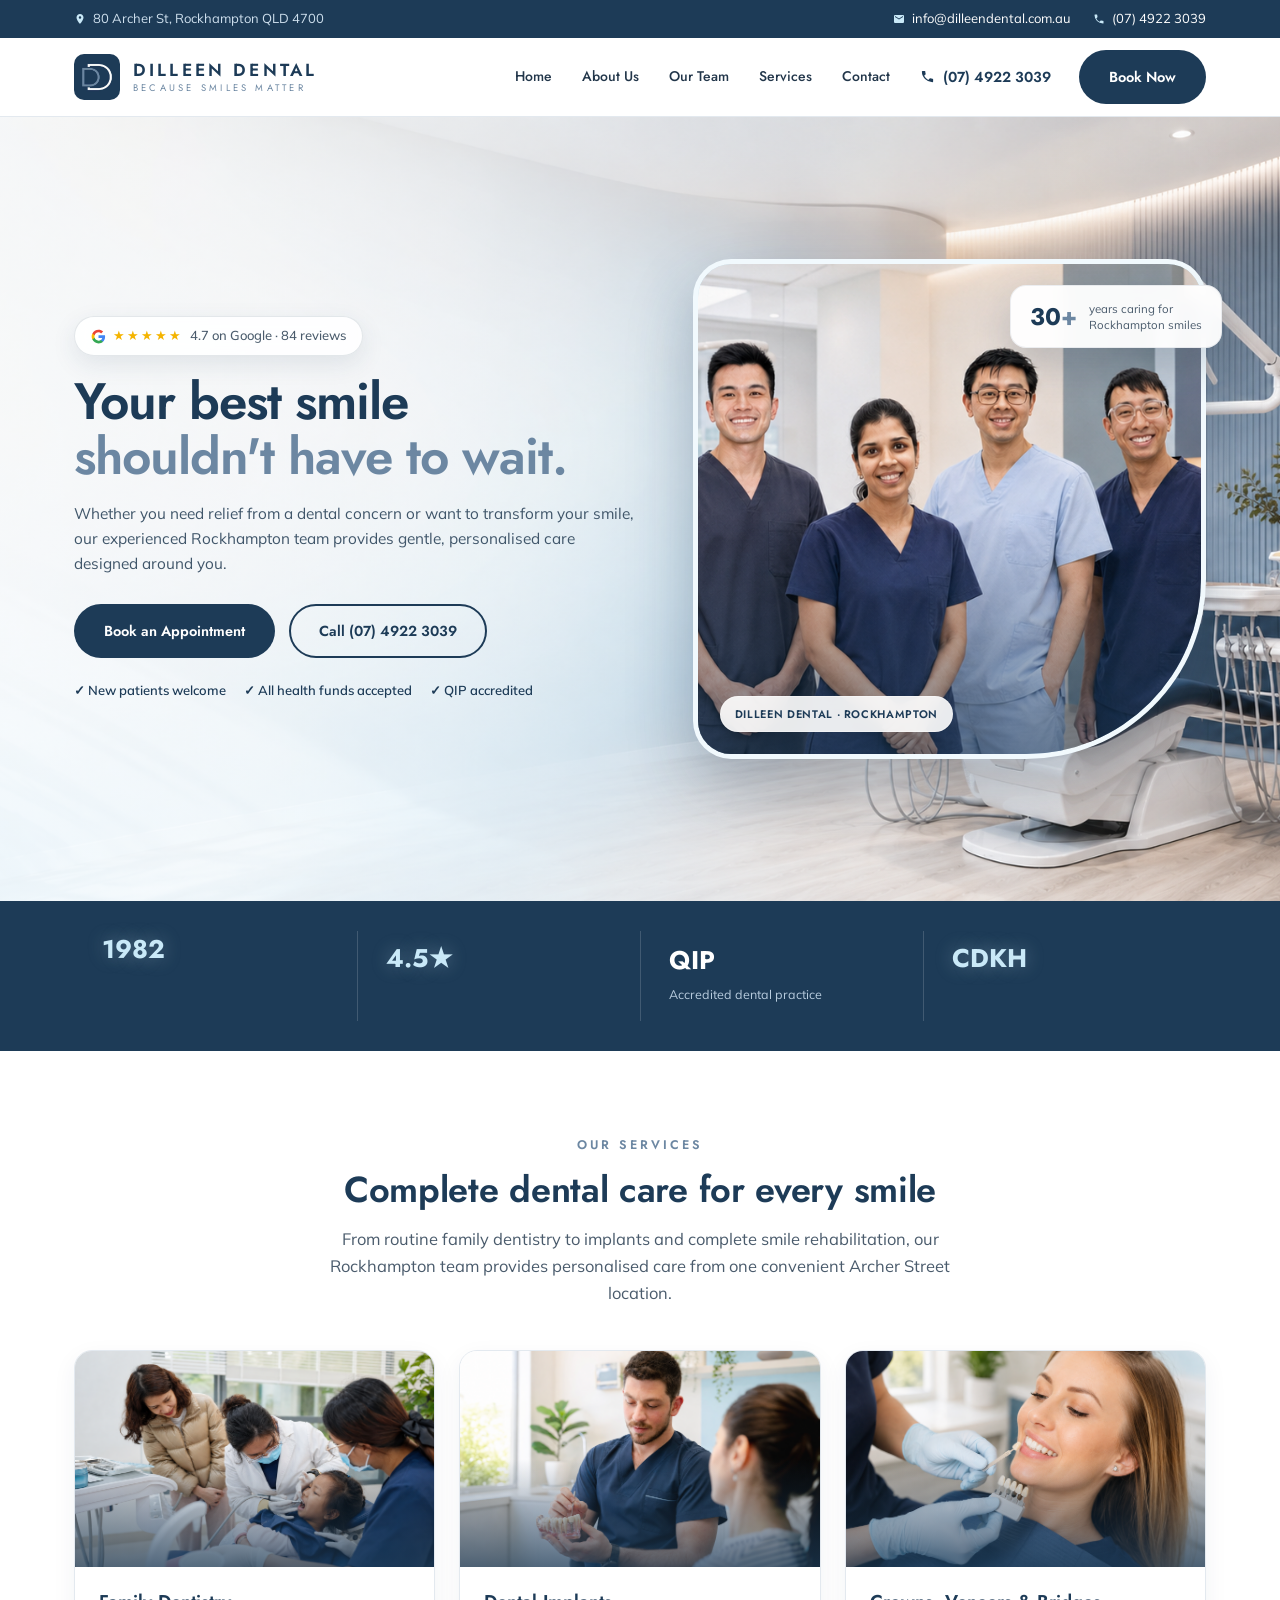
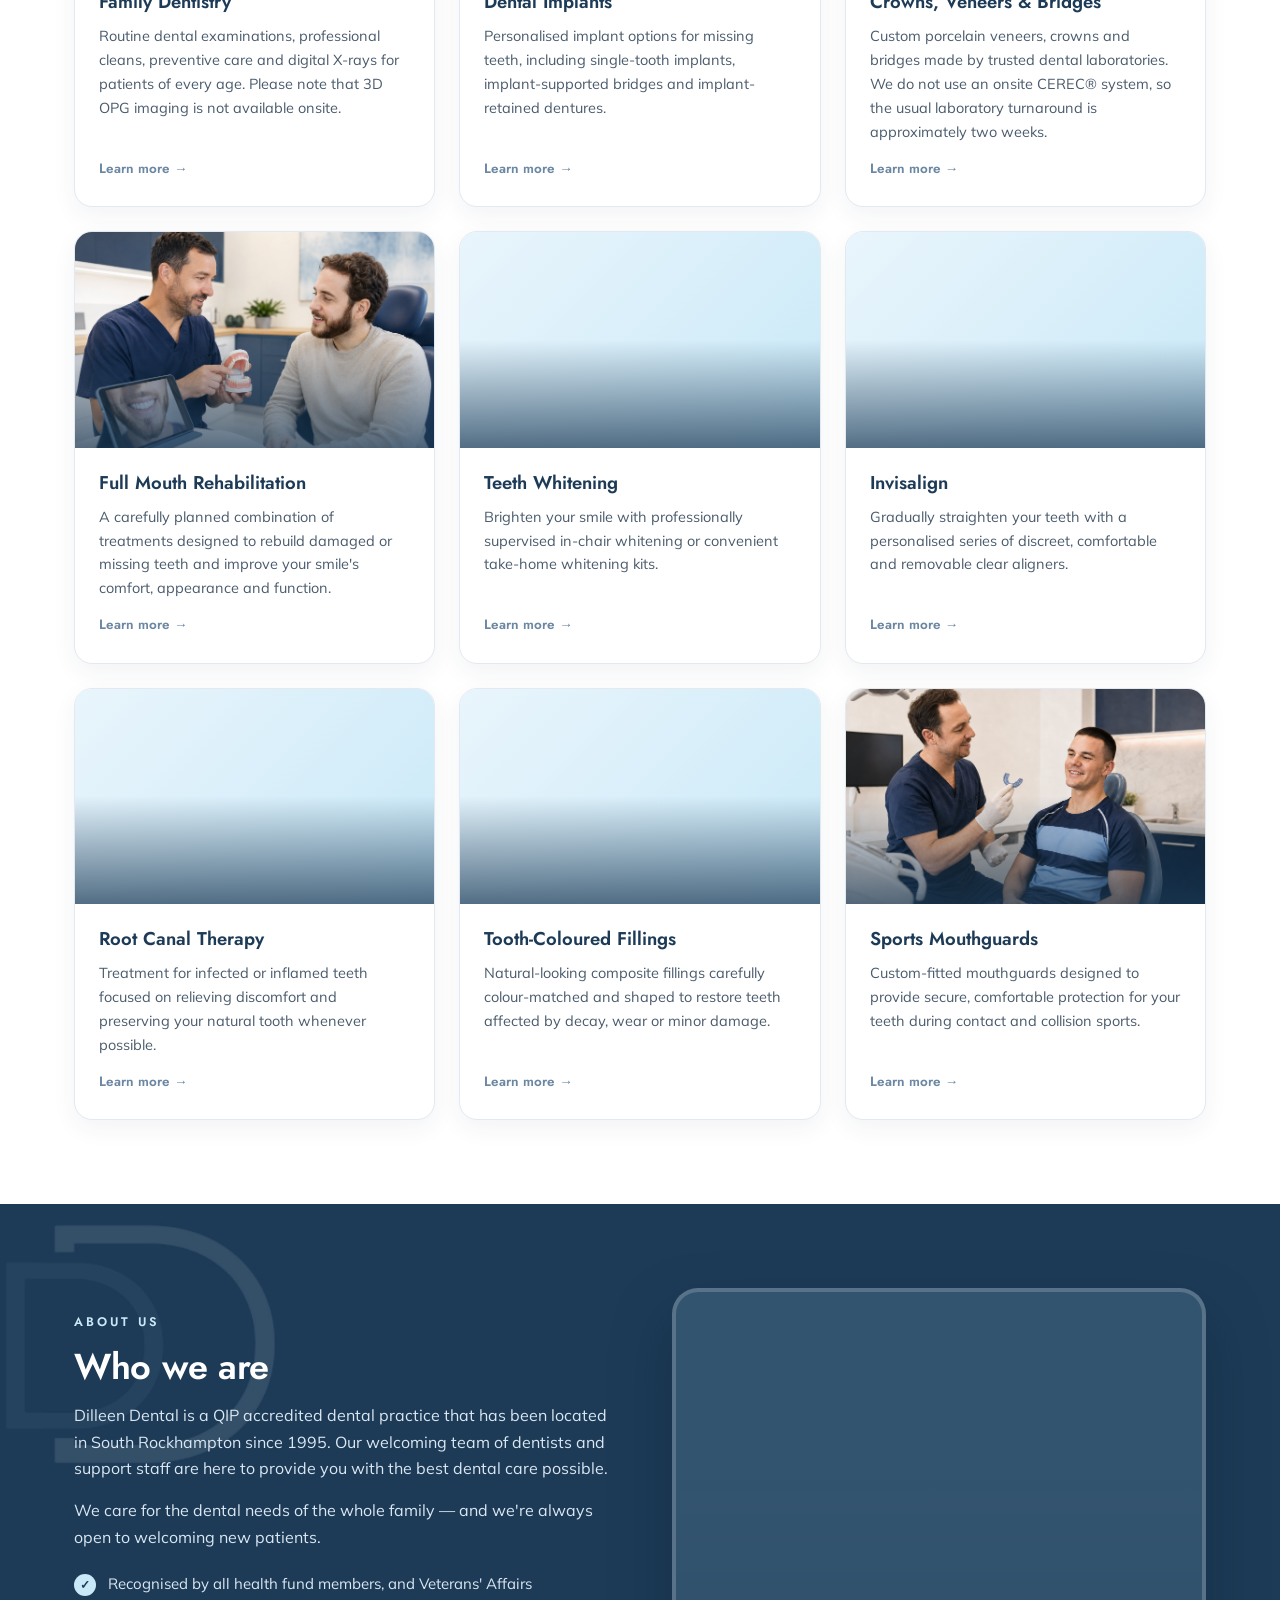
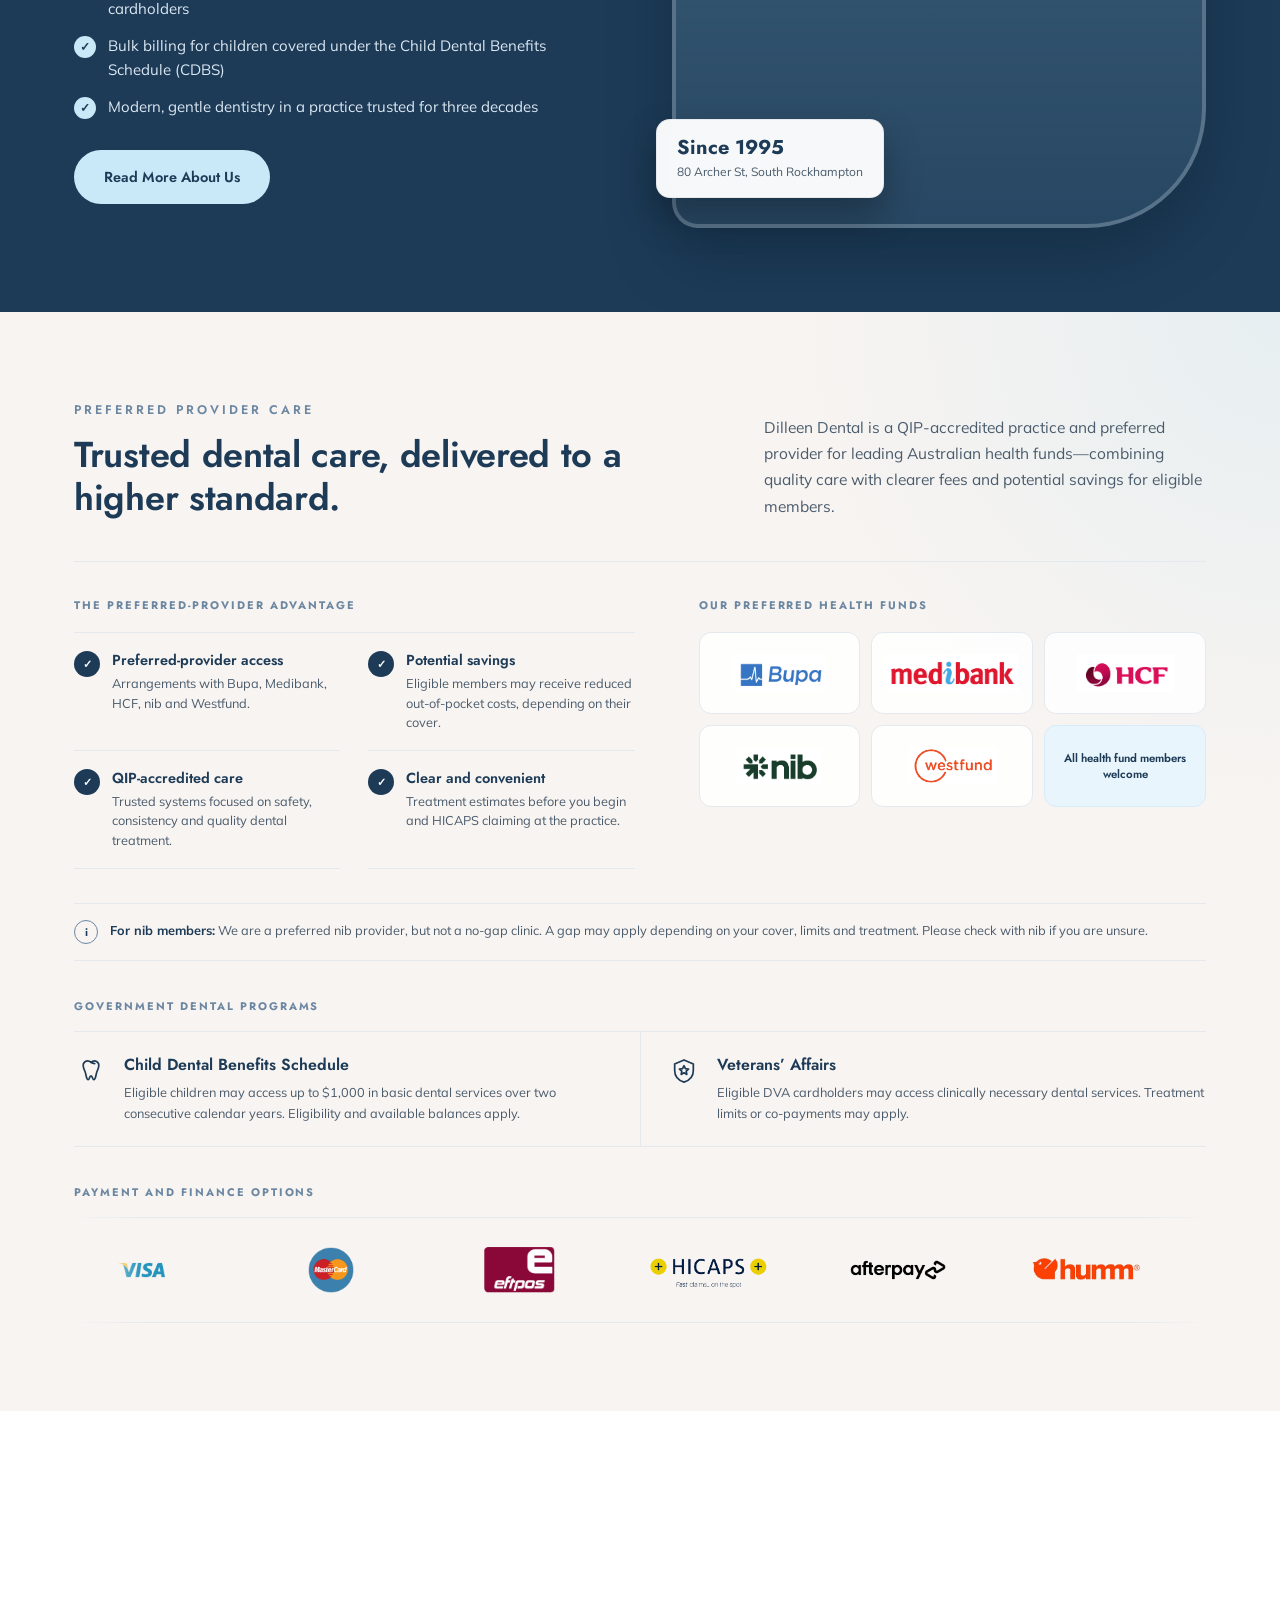
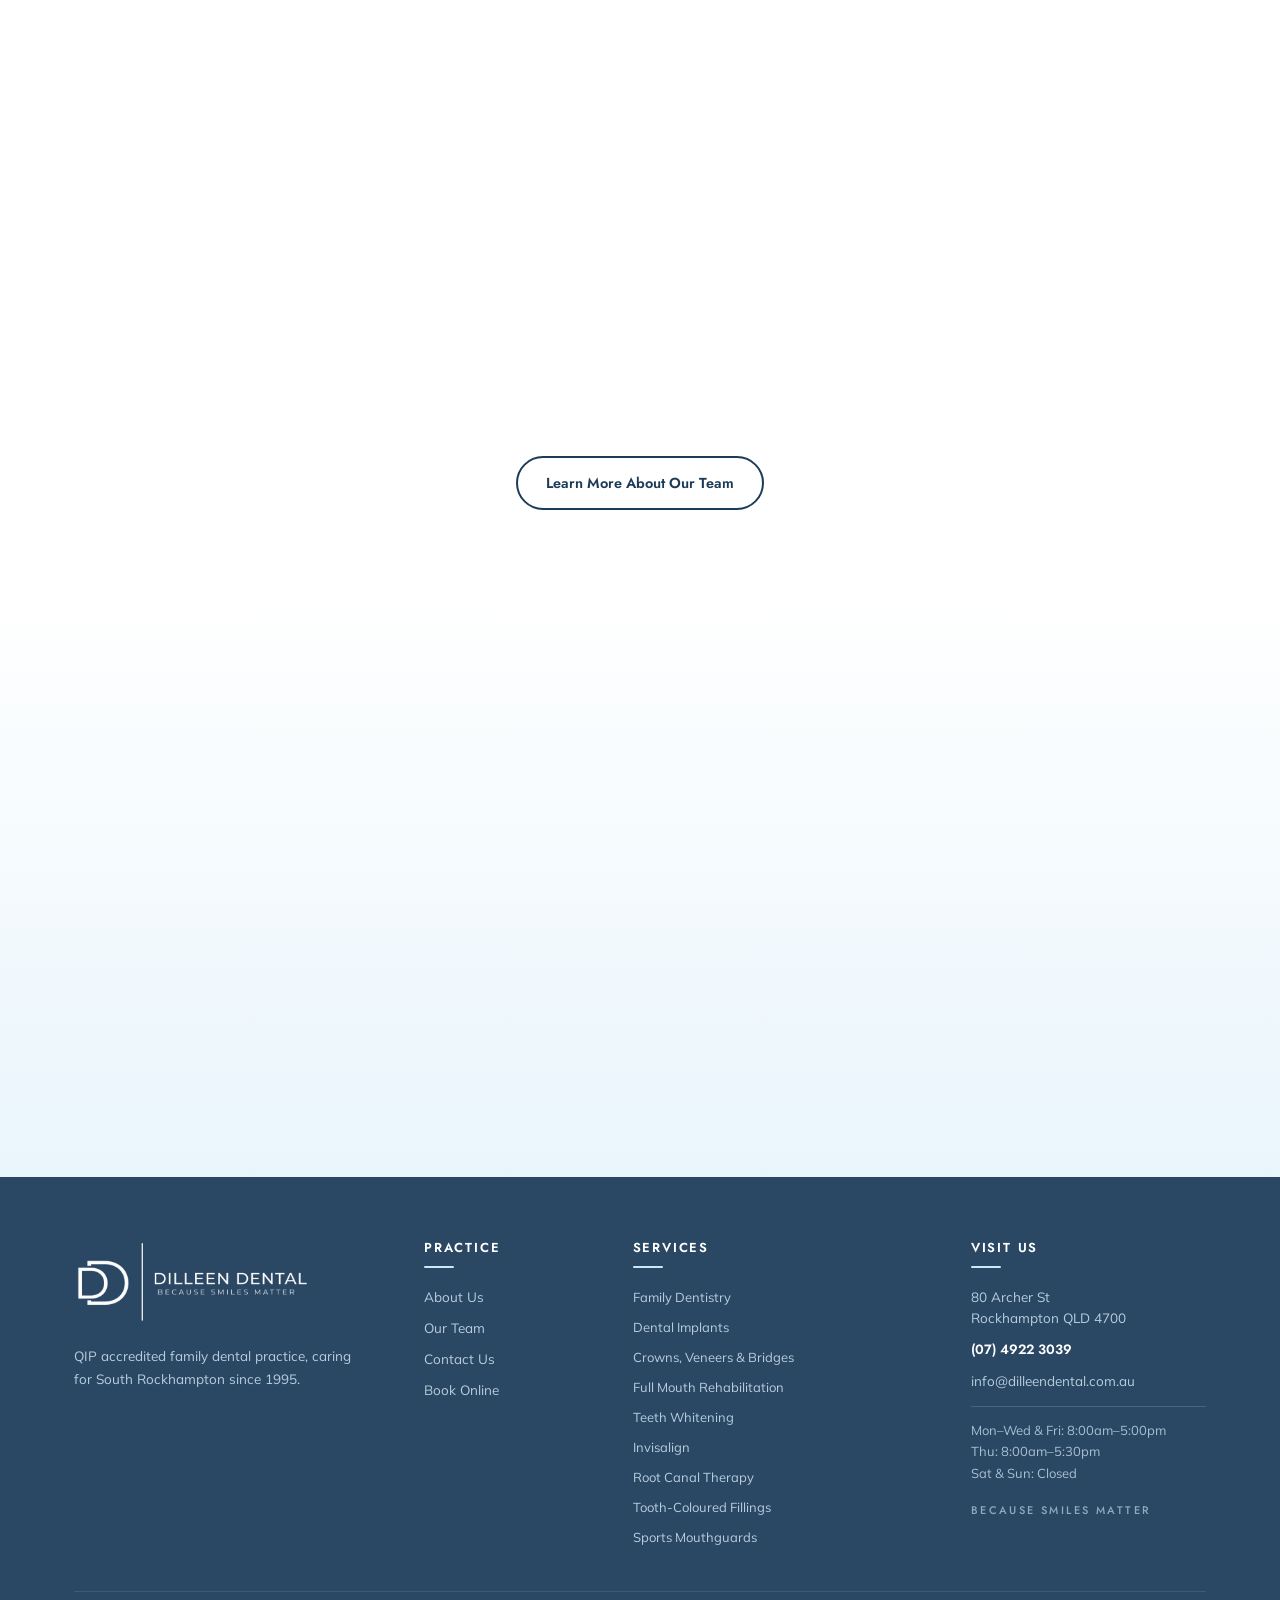
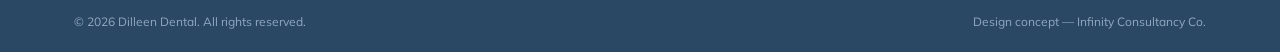
<file: index.html>
<!doctype html>
<html lang="en">
  <head>
    <meta charset="UTF-8" />
    <meta name="viewport" content="width=device-width, initial-scale=1.0" />
    <title>Dilleen Dental — Rockhampton Dentist | Because Smiles Matter</title>
    <meta
      name="description"
      content="Dilleen Dental is a QIP accredited family dental practice caring for South Rockhampton since 1995. General, cosmetic, implant and Invisalign dentistry. Book online or call (07) 4922 3039."
    />
    <link
      rel="icon"
      href="[data-uri]"
    />
    <link rel="preconnect" href="https://fonts.googleapis.com/" />
    <link
      href="https://fonts.googleapis.com/css2?family=Poppins:wght@300;400;500;600;700&amp;display=swap"
      rel="stylesheet"
    />

    <link rel="preconnect" href="https://fonts.googleapis.com" />
    <link rel="preconnect" href="https://fonts.gstatic.com" crossorigin />
    <link
      href="https://fonts.googleapis.com/css2?family=Jost:wght@400;500;600&family=Mulish:wght@400;500;600;700&display=swap"
      rel="stylesheet"
    />

    <link rel="stylesheet" href="css/base.css" />
    <link rel="stylesheet" href="css/header.css" />
    <link rel="stylesheet" href="css/hero.css" />
    <link rel="stylesheet" href="css/trust.css" />
    <link rel="stylesheet" href="css/services.css" />
    <link rel="stylesheet" href="css/about.css" />
    <link rel="stylesheet" href="css/team.css" />
    <link rel="stylesheet" href="css/funds.css" />
    <link rel="stylesheet" href="css/contact.css" />
    <link rel="stylesheet" href="css/footer.css" />
    <link rel="stylesheet" href="css/animations.css" />
  </head>
  <body>
    <div id="top" class="topbar">
      <div class="wrap">
        <span class="tb-item"
          ><svg width="12" height="12" viewBox="0 0 24 24" fill="#c9e9f8">
            <path
              d="M12 2C8.1 2 5 5.1 5 9c0 5.2 7 13 7 13s7-7.8 7-13c0-3.9-3.1-7-7-7zm0 9.5A2.5 2.5 0 1 1 12 6.5a2.5 2.5 0 0 1 0 5z"
            /></svg
          >80 Archer St, Rockhampton QLD 4700</span
        >
        <span class="topbar-contact-group">
          <a class="tb-item tb-hide" href="mailto:info@dilleendental.com.au"
            ><svg width="12" height="12" viewBox="0 0 24 24" fill="#c9e9f8">
              <path
                d="M20 4H4a2 2 0 0 0-2 2v12a2 2 0 0 0 2 2h16a2 2 0 0 0 2-2V6a2 2 0 0 0-2-2zm0 4-8 5-8-5V6l8 5 8-5v2z"
              /></svg
            >info@dilleendental.com.au</a
          >
          <a class="tb-item" href="tel:0749223039"
            ><svg width="12" height="12" viewBox="0 0 24 24" fill="#c9e9f8">
              <path
                d="M6.6 10.8a15.5 15.5 0 0 0 6.6 6.6l2.2-2.2a1 1 0 0 1 1-.25 11.4 11.4 0 0 0 3.6.57 1 1 0 0 1 1 1V20a1 1 0 0 1-1 1A17 17 0 0 1 3 4a1 1 0 0 1 1-1h3.5a1 1 0 0 1 1 1 11.4 11.4 0 0 0 .57 3.6 1 1 0 0 1-.25 1z"
              /></svg
            >(07) 4922 3039</a
          >
        </span>
      </div>
    </div>

    <header id="hdr">
      <div class="wrap nav">
        <a class="logo" href="#top">
          <img
            src="[data-uri]"
            alt="Dilleen Dental monogram"
          />
          <span class="lt"
            ><b>DILLEEN DENTAL</b><span>BECAUSE SMILES MATTER</span></span
          >
        </a>
        <nav class="main" id="mainnav">
          <a href="index.html#top">Home</a>
          <a href="#about">About Us</a>
          <a href="#team">Our Team</a>
          <a href="#services">Services</a>
          <a href="contact-team.html#top">Contact</a>
        </nav>
        <a class="h-phone" href="tel:0749223039"
          ><svg width="15" height="15" viewBox="0 0 24 24" fill="#1d3b57">
            <path
              d="M6.6 10.8a15.5 15.5 0 0 0 6.6 6.6l2.2-2.2a1 1 0 0 1 1-.25 11.4 11.4 0 0 0 3.6.57 1 1 0 0 1 1 1V20a1 1 0 0 1-1 1A17 17 0 0 1 3 4a1 1 0 0 1 1-1h3.5a1 1 0 0 1 1 1 11.4 11.4 0 0 0 .57 3.6 1 1 0 0 1-.25 1z"
            /></svg
          >(07) 4922 3039</a
        >
        <a class="btn navy" href="appointment.html#top"
          >Book Now</a
        >
        <button class="burger" id="burger" aria-label="Menu">
          <span></span><span></span><span></span>
        </button>
      </div>
    </header>

    <main ">
      <!-- HERO -->
      <section class="hero">
        <!-- Background picture -->
        <div class="hero-background" aria-hidden="true"></div>
        <div class="hero-overlay" aria-hidden="true"></div>

        <div class="wrap">
          <div class="hero-content">
            <a
  class="gbadge"
                href="https://www.google.com/maps/place/Dilleen+Dental+Practice/@-23.3781564,150.5024922,1035m/data=!3m2!1e3!4b1!4m6!3m5!1s0x6bc300a442f9c9d1:0xc02b8f6ac3372586!8m2!3d-23.3781613!4d150.5050671!16s%2Fg%2F1tzlz463?entry=ttu&g_ep=EgoyMDI2MDcyMi4wIKXMDSoASAFQAw%3D%3D"
  target="_blank"
  rel="noopener noreferrer"
  aria-label="Read Dilleen Dental reviews on Google"
>
  <svg
    width="15"
    height="15"
    viewBox="0 0 24 24"
    aria-hidden="true"
  >
    <path
      fill="#4285f4"
      d="M22.56 12.25c0-.78-.07-1.53-.2-2.25H12v4.26h5.92a5.06 5.06 0 0 1-2.2 3.32v2.77h3.57c2.08-1.92 3.27-4.74 3.27-8.1z"
    />
    <path
      fill="#34a853"
      d="M12 23c2.97 0 5.46-.98 7.28-2.66l-3.57-2.77c-.98.66-2.23 1.06-3.71 1.06-2.86 0-5.29-1.93-6.16-4.53H2.18v2.84C3.99 20.53 7.7 23 12 23z"
    />
    <path
      fill="#fbbc05"
      d="M5.84 14.1c-.22-.66-.35-1.36-.35-2.1s.13-1.44.35-2.1V7.06H2.18A11 11 0 0 0 1 12c0 1.77.43 3.45 1.18 4.94l3.66-2.84z"
    />
    <path
      fill="#ea4335"
      d="M12 5.38c1.62 0 3.06.56 4.21 1.64l3.15-3.15C17.45 2.09 14.97 1 12 1 7.7 1 3.99 3.47 2.18 7.06l3.66 2.84c.87-2.6 3.3-4.52 6.16-4.52z"
    />
  </svg>

  <span class="stars" aria-hidden="true">★★★★★</span>
  <span>4.7 on Google · 84 reviews</span>
</a>

            <h1>
              Your best smile
              <em>shouldn't have to wait.</em>
            </h1>

            <p class="sub">
              Whether you need relief from a dental concern or want to transform
              your smile, our experienced Rockhampton team provides gentle,
              personalised care designed around you.
            </p>

            <div class="cta">
              <a
                class="btn navy"
                href="appointment.html#top"
              >
                Book an Appointment
              </a>

              <a class="btn ghost" href="tel:0749223039">
                Call (07) 4922 3039
              </a>
            </div>

            <div class="micro">
              <span>✓ New patients welcome</span>
              <span>✓ All health funds accepted</span>
              <span>✓ QIP accredited</span>
            </div>
          </div>

          <!-- Team and clinic picture -->
          <div class="hero-art rv">
            <div class="blob">
              <img
                class="dd"
                src="images/team-1.png"
                alt="Dilleen Dental team and clinic"
              />

              <div class="photochip">Dilleen Dental · Rockhampton</div>
            </div>

            <div class="floatcard">
              <div class="num">30<span class="num-accent">+</span></div>

              <div class="lab">
                years caring for<br />
                Rockhampton smiles
              </div>
            </div>
          </div>
        </div>
      </section>

      <!-- TRUST STRIP -->
    <div class="trust">
  <div class="wrap">
    <div class="t-item">
      <div>
        <div
          class="big"
          data-count="1995"
          data-decimals="0"
          aria-label="1995"
        >
          1995
        </div>

        <div class="lab">
          Caring for South Rockhampton for more than 30 years
        </div>
      </div>
    </div>

    <div class="t-item">
      <div>
        <div
          class="big"
          data-count="4.7"
          data-decimals="1"
          data-suffix="★"
          aria-label="4.7 star rating"
        >
          4.7★
        </div>

        <div class="lab">
          Google rating from 84 patient reviews
        </div>
      </div>
    </div>

    <div class="t-item">
      <div>
        <div
          class="big"
          data-scramble="QIP"
          aria-label="QIP accredited"
        >
          QIP
        </div>

        <div class="lab">Accredited dental practice</div>
      </div>
    </div>

    <div class="t-item">
      <div>
        <div
          class="big"
          data-scramble="CDBS"
          aria-label="Child Dental Benefits Schedule"
        >
          CDBS
        </div>

        <div class="lab">Bulk billing for eligible children</div>
      </div>
    </div>
  </div>
</div>

      <!-- SERVICES -->
      <section id="services">
        <div class="wrap">
          <div class="sechead center rv">
            <div class="kicker">Our Services</div>

            <h2 class="sec">Complete dental care for every smile</h2>

            <p class="secsub">
              From routine family dentistry to implants and complete smile
              rehabilitation, our Rockhampton team provides personalised care
              from one convenient Archer Street location.
            </p>
          </div>

          <div class="svc-grid">
            <!-- FAMILY DENTISTRY -->
            <a class="svc rv" href="services.html#family-dentistry">
              <div class="ph">
                <img
                  class="dd"
                  src="images/services/family-dentistry.png"
                  alt="Family dentistry at Dilleen Dental"
                  loading="lazy"
                  decoding="async"
                />
              </div>

              <div class="bd">
                <h3>Family Dentistry</h3>

                <p>
                  Routine dental examinations, professional cleans, preventive
                  care and digital X-rays for patients of every age. Please note
                  that 3D OPG imaging is not available onsite.
                </p>

                <span class="more">Learn more →</span>
              </div>
            </a>

            <!-- DENTAL IMPLANTS -->
            <a class="svc rv" href="services.html#dental-implants">
              <div class="ph">
                <img
                  class="dd"
                  src="images/services/dental-implants.png"
                  alt="Dental implant consultation at Dilleen Dental"
                  loading="lazy"
                  decoding="async"
                />
              </div>

              <div class="bd">
                <h3>Dental Implants</h3>

                <p>
                  Personalised implant options for missing teeth, including
                  single-tooth implants, implant-supported bridges and
                  implant-retained dentures.
                </p>

                <span class="more">Learn more →</span>
              </div>
            </a>

            <!-- CROWNS, VENEERS AND BRIDGES -->
            <a class="svc rv" href="services.html#crowns-veneers">
              <div class="ph">
                <img
                  class="dd"
                  src="images/services/crowns-veneers-bridges.png"
                  alt="Porcelain crowns, veneers and bridges"
                  loading="lazy"
                  decoding="async"
                />
              </div>

              <div class="bd">
                <h3>Crowns, Veneers &amp; Bridges</h3>

                <p>
                  Custom porcelain veneers, crowns and bridges made by trusted
                  dental laboratories. We do not use an onsite CEREC® system, so
                  the usual laboratory turnaround is approximately two weeks.
                </p>

                <span class="more">Learn more →</span>
              </div>
            </a>

            <!-- FULL MOUTH REHABILITATION -->
            <a class="svc rv" href="services.html#full-mouth-rehabilitation">
              <div class="ph">
                <img
                  class="dd"
                  src="images/services/full-mouth-rehabilitation.png"
                  alt="Full mouth rehabilitation at Dilleen Dental"
                  loading="lazy"
                  decoding="async"
                />
              </div>

              <div class="bd">
                <h3>Full Mouth Rehabilitation</h3>

                <p>
                  A carefully planned combination of treatments designed to
                  rebuild damaged or missing teeth and improve your smile's
                  comfort, appearance and function.
                </p>

                <span class="more">Learn more →</span>
              </div>
            </a>

            <!-- TEETH WHITENING -->
            <a class="svc rv" href="services.html#teeth-whitening">
              <div class="ph">
                <img
                  class="dd"
                  src="images/services/teeth-whitening.png"
                  alt="Professional teeth whitening"
                  loading="lazy"
                  decoding="async"
                />
              </div>

              <div class="bd">
                <h3>Teeth Whitening</h3>

                <p>
                  Brighten your smile with professionally supervised in-chair
                  whitening or convenient take-home whitening kits.
                </p>

                <span class="more">Learn more →</span>
              </div>
            </a>

            <!-- INVISALIGN -->
            <a class="svc rv" href="services.html#invisalign">
              <div class="ph">
                <img
                  class="dd"
                  src="images/services/invisalign.png"
                  alt="Invisalign clear aligner treatment"
                  loading="lazy"
                  decoding="async"
                />
              </div>

              <div class="bd">
                <h3>Invisalign</h3>

                <p>
                  Gradually straighten your teeth with a personalised series of
                  discreet, comfortable and removable clear aligners.
                </p>

                <span class="more">Learn more →</span>
              </div>
            </a>

            <!-- ROOT CANAL THERAPY -->
            <a class="svc rv" href="services.html#root-canal-therapy">
              <div class="ph">
                <img
                  class="dd"
                  src="images/services/root-canal-therapy.png"
                  alt="Root canal therapy at Dilleen Dental"
                  loading="lazy"
                  decoding="async"
                />
              </div>

              <div class="bd">
                <h3>Root Canal Therapy</h3>

                <p>
                  Treatment for infected or inflamed teeth focused on relieving
                  discomfort and preserving your natural tooth whenever
                  possible.
                </p>

                <span class="more">Learn more →</span>
              </div>
            </a>

            <!-- TOOTH-COLOURED FILLINGS -->
            <a class="svc rv" href="services.html#tooth-coloured-fillings">
              <div class="ph">
                <img
                  class="dd"
                  src="images/services/tooth-coloured-fillings.png"
                  alt="Natural-looking tooth-coloured filling"
                  loading="lazy"
                  decoding="async"
                />
              </div>

              <div class="bd">
                <h3>Tooth-Coloured Fillings</h3>

                <p>
                  Natural-looking composite fillings carefully colour-matched
                  and shaped to restore teeth affected by decay, wear or minor
                  damage.
                </p>

                <span class="more">Learn more →</span>
              </div>
            </a>

            <!-- SPORTS MOUTHGUARDS -->
            <a class="svc rv" href="services.html#sports-mouthguards">
              <div class="ph">
                <img
                  class="dd"
                  src="images/services/sports-mouthguards.png"
                  alt="Custom-fitted sports mouthguard"
                  loading="lazy"
                  decoding="async"
                />
              </div>

              <div class="bd">
                <h3>Sports Mouthguards</h3>

                <p>
                  Custom-fitted mouthguards designed to provide secure,
                  comfortable protection for your teeth during contact and
                  collision sports.
                </p>

                <span class="more">Learn more →</span>
              </div>
            </a>
          </div>
        </div>
      </section>

      <!-- ABOUT -->
      <section class="about" id="about">
        <img
          class="ddwm"
          src="[data-uri]"
          alt=""
        />
        <div class="wrap">
          <div class="rv">
            <div class="kicker">About Us</div>
            <h2 class="sec">Who we are</h2>
            <p>
              Dilleen Dental is a QIP accredited dental practice that has been
              located in South Rockhampton since 1995. Our welcoming team of
              dentists and support staff are here to provide you with the best
              dental care possible.
            </p>
            <p>
              We care for the dental needs of the whole family — and we're
              always open to welcoming new patients.
            </p>
            <ul class="pts">
              <li>
                <span class="tick">✓</span>Recognised by all health fund
                members, and Veterans' Affairs cardholders
              </li>
              <li>
                <span class="tick">✓</span>Bulk billing for children covered
                under the Child Dental Benefits Schedule (CDBS)
              </li>
              <li>
                <span class="tick">✓</span>Modern, gentle dentistry in a
                practice trusted for three decades
              </li>
            </ul>
            <a class="btn sky" href="about-us.html">Read More About Us</a>
          </div>
          <div class="ab-art rv">
            <div class="frame">
              <img
                class="about-photo"
                src="images/about-us-1.png"
                alt="Dilleen Dental team welcoming a family"
                decoding="async"
              />

              <img
                class="about-photo"
                src="images/about-us-1.png"
                alt="Friendly dental care at Dilleen Dental"
                loading="lazy"
                decoding="async"
              />

              <img
                class="about-photo"
                src="images/about-us-1.png"
                alt="Dilleen Dental clinic and team"
                loading="lazy"
                decoding="async"
              />
            </div>

            <div class="badge2">
              <div class="b">Since 1995</div>
              <div class="s">80 Archer St, South Rockhampton</div>
            </div>
          </div>
        </div>
      </section>

 <section class="funds section" id="funds">
  <div class="wrap">
    <!-- SECTION INTRODUCTION -->
    <div class="funds-heading rv">
      <div>
        <div class="kicker">Preferred Provider Care</div>

        <h2 class="sec">
          Trusted dental care, delivered to a higher standard.
        </h2>
      </div>

      <p class="secsub">
        Dilleen Dental is a QIP-accredited practice and preferred provider for
        leading Australian health funds—combining quality care with clearer
        fees and potential savings for eligible members.
      </p>
    </div>

    <!-- PREFERRED PROVIDER CONTENT -->
    <div class="provider-showcase">
      <!-- COMPACT BENEFITS -->
      <div class="provider-benefits rv">
        <div class="provider-label">The preferred-provider advantage</div>

        <div class="benefit-grid">
          <article class="benefit-item">
            <span class="benefit-check">✓</span>

            <div>
              <h3>Preferred-provider access</h3>
              <p>
                Arrangements with Bupa, Medibank, HCF, nib and Westfund.
              </p>
            </div>
          </article>

          <article class="benefit-item">
            <span class="benefit-check">✓</span>

            <div>
              <h3>Potential savings</h3>
              <p>
                Eligible members may receive reduced out-of-pocket costs,
                depending on their cover.
              </p>
            </div>
          </article>

          <article class="benefit-item">
            <span class="benefit-check">✓</span>

            <div>
              <h3>QIP-accredited care</h3>
              <p>
                Trusted systems focused on safety, consistency and quality
                dental treatment.
              </p>
            </div>
          </article>

          <article class="benefit-item">
            <span class="benefit-check">✓</span>

            <div>
              <h3>Clear and convenient</h3>
              <p>
                Treatment estimates before you begin and HICAPS claiming at the
                practice.
              </p>
            </div>
          </article>
        </div>
      </div>

      <!-- HEALTH FUND LOGOS -->
      <div class="provider-panel rv">
        <div class="provider-label">Our preferred health funds</div>

        <div class="logo-grid">
          <div class="logo-tile">
            <img
              src="images/provider/bupa.png"
              alt="Bupa preferred provider"
              loading="lazy"
            />
          </div>

          <div class="logo-tile">
            <img
              src="images/provider/medibank.png"
              alt="Medibank preferred provider"
              loading="lazy"
            />
          </div>

          <div class="logo-tile">
            <img
              src="images/provider/hcf.png"
              alt="HCF preferred provider"
              loading="lazy"
            />
          </div>

          <div class="logo-tile">
            <img
              src="images/provider/nib.png"
              alt="nib preferred provider"
              loading="lazy"
            />
          </div>

          <div class="logo-tile">
            <img
              src="images/provider/westfund.png"
              alt="Westfund preferred provider"
              loading="lazy"
            />
          </div>

          <div class="logo-tile logo-tile-all-funds">
            All health fund members welcome
          </div>
        </div>
      </div>
    </div>

    <!-- NIB NOTICE -->
    <div class="nib-note rv">
      <span class="note-mark" aria-hidden="true">i</span>

      <p>
        <b>For nib members:</b> We are a preferred nib provider, but not a
        no-gap clinic. A gap may apply depending on your cover, limits and
        treatment. Please check with nib if you are unsure.
      </p>
    </div>

    <!-- GOVERNMENT PROGRAMS -->
    <div class="payment-details rv">
      <div class="provider-label">Government dental programs</div>

      <div class="program-list">
        <!-- CDBS -->
        <article class="program-item">
          <span class="program-icon" aria-hidden="true">
            <svg viewBox="0 0 24 24">
              <path
                d="M12 4.5c-1.4-1.2-3.3-1.6-4.8-.7C5.5 4.8 5 7 5.6 9.1c.5 1.8 1.4 3.2 1.8 5.1.6 2.7.9 5.3 2.2 5.3 1.1 0 1-3.3 2.4-3.3s1.3 3.3 2.4 3.3c1.3 0 1.6-2.6 2.2-5.3.4-1.9 1.3-3.3 1.8-5.1.6-2.1.1-4.3-1.6-5.3-1.5-.9-3.4-.5-4.8.7Z"
              />
              <path d="M12 4.5c1 .8 2.1 1.1 3.2 1.1" />
            </svg>
          </span>

          <div class="program-copy">
            <h3>Child Dental Benefits Schedule</h3>
            <p>
              Eligible children may access up to $1,000 in basic dental
              services over two consecutive calendar years. Eligibility and
              available balances apply.
            </p>
          </div>
        </article>

        <!-- DVA -->
        <article class="program-item">
          <span class="program-icon" aria-hidden="true">
            <svg viewBox="0 0 24 24">
              <path
                d="M12 2.5 20 6v5.5c0 5-3.4 8.5-8 10-4.6-1.5-8-5-8-10V6l8-3.5Z"
              />
              <path
                d="m12 7.5 1.2 2.4 2.7.4-2 1.9.5 2.7-2.4-1.3-2.4 1.3.5-2.7-2-1.9 2.7-.4L12 7.5Z"
              />
            </svg>
          </span>

          <div class="program-copy">
            <h3>Veterans’ Affairs</h3>
            <p>
              Eligible DVA cardholders may access clinically necessary dental
              services. Treatment limits or co-payments may apply.
            </p>
          </div>
        </article>
      </div>
    </div>

    <!-- PAYMENT OPTIONS -->
    <div class="payment-details payment-options rv">
      <div class="provider-label">Payment and finance options</div>

      <div class="payment-logo-grid">
        <div class="payment-logo-track">
          <!-- FIRST GROUP -->
          <div class="payment-logo-group">
            <div class="payment-logo">
              <img src="images/payments/visa.png" alt="Visa accepted" />
            </div>

            <div class="payment-logo">
              <img
                src="images/payments/mastercard.png"
                alt="Mastercard accepted"
              />
            </div>

            <div class="payment-logo">
              <img
                src="images/payments/eftpos.png"
                alt="EFTPOS and debit cards accepted"
              />
            </div>

            <div class="payment-logo">
              <img
                src="images/payments/hicaps.png"
                alt="HICAPS on-the-spot claiming"
              />
            </div>

            <div class="payment-logo">
              <img
                src="images/payments/afterpay.png"
                alt="Afterpay available"
              />
            </div>

            <div class="payment-logo">
              <img
                src="images/payments/humm.png"
                alt="Humm payment plans available"
              />
            </div>

            <div class="payment-logo payment-logo--wide">
              <img
                src="images/payments/fund-my-dental.png"
                alt="Fund My Dental financing available"
              />
            </div>

            <div class="payment-logo payment-logo--wide">
              <img
                src="images/payments/super-for-health.png"
                alt="Super for Health assistance available"
              />
            </div>
          </div>

          <!-- DUPLICATE FOR SEAMLESS LOOP -->
          <div class="payment-logo-group" aria-hidden="true">
            <div class="payment-logo">
              <img src="images/payments/visa.png" alt="" />
            </div>

            <div class="payment-logo">
              <img src="images/payments/mastercard.png" alt="" />
            </div>

            <div class="payment-logo">
              <img src="images/payments/eftpos.png" alt="" />
            </div>

            <div class="payment-logo">
              <img src="images/payments/hicaps.png" alt="" />
            </div>

            <div class="payment-logo">
              <img src="images/payments/afterpay.png" alt="" />
            </div>

            <div class="payment-logo">
              <img src="images/payments/humm.png" alt="" />
            </div>

            <div class="payment-logo payment-logo--wide">
              <img src="images/payments/fund-my-dental.png" alt="" />
            </div>

            <div class="payment-logo payment-logo--wide">
              <img src="images/payments/super-for-health.png" alt="" />
            </div>
          </div>
        </div>
      </div>
    </div>
  </div>
</section>

     
   <!-- TEAM -->
<section id="team">
  <div class="wrap">
    <div class="sechead center rv">
      <div class="kicker">Our Team</div>

      <h2 class="sec">Meet the dentists behind the smiles</h2>

      <p class="secsub">
        Going to the dentist can feel daunting — our team takes the extra time
        to make sure you know exactly what to expect, with no guesswork and no
        anxiety.
      </p>
    </div>

  <div class="team-grid">
  <!-- DR PRIYANKA RATHI -->
  <a
    class="tm rv"
    href="full-team.html#dr-priyanka-rathi"
    aria-label="View Dr Priyanka Rathi’s full profile"
  >
    <img
      class="tm__image"
      src="images/dr-priyanka-2.png"
      alt="Dr Priyanka Rathi, Principal Dentist at Dilleen Dental"
      loading="lazy"
    />

    <div class="tm__overlay"></div>

    <div class="tm__content">
      <span class="tm__role">Principal Dentist</span>
      <h3>Dr Priyanka Rathi</h3>
    </div>
  </a>
  <!-- DR RYAN CHEN -->
  <a
    class="tm rv"
    href="full-team.html#dr-ryan-chen"
    aria-label="View Dr Ryan Chen’s full profile"
  >
    <img
      class="tm__image"
      src="images/dr.ryan.jpg"
      alt="Dr Ryan Chen, Dentist at Dilleen Dental"
      loading="lazy"
    />

    <div class="tm__overlay"></div>

    <div class="tm__content">
      <span class="tm__role">Dentist</span>
      <h3>Dr Ryan Chen</h3>
    </div>
  </a>

   <!-- DR CHRIS XU -->
  <a
    class="tm rv"
    href="full-team.html#dr-chris-xu"
    aria-label="View Dr Chris Xu’s full profile"
  >
    <img
      class="tm__image"
      src="images/dr-chris-2.png"
      alt="Dr Chris Xu, Dentist at Dilleen Dental"
      loading="lazy"
    />

    <div class="tm__overlay"></div>

    <div class="tm__content">
      <span class="tm__role">Dentist</span>
      <h3>Dr Chris Xu</h3>
    </div>
  </a>


  <!-- DR HITESH RATHI -->
  <a
    class="tm rv"
    href="full-team.html#dr-hitesh-rathi"
    aria-label="View Dr Hitesh Rathi’s full profile"
  >
    <img
      class="tm__image"
      src="images/dr-hetish.png"
      alt="Dr Hitesh Rathi, Dentist at Dilleen Dental"
      loading="lazy"
    />

    <div class="tm__overlay"></div>

    <div class="tm__content">
      <span class="tm__role">Dentist</span>
      <h3>Dr Hitesh Rathi</h3>
    </div>
  </a>

 
</div>
    <div class="team-actions">
      <a class="btn ghost" href="full-team.html">
        Learn More About Our Team
      </a>
    </div>
  </div>
</section>

      <!-- REVIEWS + APPOINTMENT -->
      <section class="appt" id="contact">
        <div class="wrap">
          <div class="rv">
            <div class="kicker">Patient Reviews</div>
            <div class="rating-big">4.7</div>
            <div class="rating-stars">★★★★★</div>
            <div class="rating-lab">
              From 84 Google reviews — and counting.<br />Rockhampton locals
              have trusted us with their smiles for 30 years.
            </div>
            <div class="review-actions">
              <a
                class="btn ghost"
                href="https://www.google.com/maps/place/Dilleen+Dental+Practice/@-23.3781564,150.5024922,1035m/data=!3m2!1e3!4b1!4m6!3m5!1s0x6bc300a442f9c9d1:0xc02b8f6ac3372586!8m2!3d-23.3781613!4d150.5050671!16s%2Fg%2F1tzlz463?entry=ttu&g_ep=EgoyMDI2MDcyMi4wIKXMDSoASAFQAw%3D%3D"
                >Read Our Google Reviews</a
              >
            </div>
          </div>
          <div class="appt-card rv">
            <img
              class="dd"
              src="[data-uri]"
              alt=""
            />
            <h3>Ready to schedule an appointment with us?</h3>
            <p>
              We can't wait to help you feel confident about your smile. Book
              online in under a minute, or give our friendly front desk a call.
            </p>
            <div class="row">
              <a
                class="btn sky"
                href="appointment.html#top"
                >Book an Appointment</a
              >
              <span class="or"
                >or call
                <a class="appt-phone" href="tel:0749223039"
                  >(07) 4922 3039</a
                ></span
              >
            </div>
            <div class="meta">
              <span
                >📍
                <a
                  href="https://www.google.com/maps/place/80+Archer+St,+Rockhampton+QLD+4700"
                  >80 Archer St, Rockhampton QLD 4700</a
                ></span
              >
              <span
                >✉️
                <a href="mailto:info@dilleendental.com.au"
                  >info@dilleendental.com.au</a
                ></span
              >
              <span
                >🕗 Mon – Wed &amp; Fri: 8:30 – 5:00 &nbsp;·&nbsp; Thu: 8:30 –
                5:30 &nbsp;·&nbsp; Sat &amp; Sun: Closed</span
              >
            </div>
          </div>
        </div>
      </section>
    </main>

    <footer>
      <div class="wrap">
        <div class="top">
          <div>
            <img
              class="lockup"
              src="[data-uri]"
              alt="Dilleen Dental — Because Smiles Matter"
            />
            <p class="footer-intro">
              QIP accredited family dental practice, caring for South
              Rockhampton since 1995.
            </p>
          </div>
          <div>
            <h4>Practice</h4>
            <ul>
              <li>
                <a href="about-us.html#top">About Us</a>
              </li>
              <li>
                <a href="full-team.html#top">Our Team</a>
              </li>
              <li>
                <a href="contact-team.html#top"
                  >Contact Us</a
                >
              </li>
              <li>
                <a href="appointment.html#top"
                  >Book Online</a
                >
              </li>
            </ul>
          </div>
          <div>
            <h4>Services</h4>

            <ul class="footer-services">
              <li>
                <a href="services.html#family-dentistry">Family Dentistry</a>
              </li>

              <li>
                <a href="services.html#dental-implants">Dental Implants</a>
              </li>

              <li>
                <a href="services.html#crowns-veneers">
                  Crowns, Veneers &amp; Bridges
                </a>
              </li>

              <li>
                <a href="services.html#full-mouth-rehabilitation">
                  Full Mouth Rehabilitation
                </a>
              </li>

              <li>
                <a href="services.html#teeth-whitening">Teeth Whitening</a>
              </li>

              <li>
                <a href="services.html#invisalign">Invisalign</a>
              </li>

              <li>
                <a href="services.html#root-canal-therapy">
                  Root Canal Therapy
                </a>
              </li>

              <li>
                <a href="services.html#tooth-coloured-fillings">
                  Tooth-Coloured Fillings
                </a>
              </li>

              <li>
                <a href="services.html#sports-mouthguards">
                  Sports Mouthguards
                </a>
              </li>
            </ul>
          </div>
          <div>
            <h4>Visit Us</h4>
            <ul>
              <li>80 Archer St<br />Rockhampton QLD 4700</li>
              <li><a href="tel:0749223039">(07) 4922 3039</a></li>
              <li>
                <a href="mailto:info@dilleendental.com.au"
                  >info@dilleendental.com.au</a
                >
              </li>
              <li class="footer-hours">
                Mon–Wed &amp; Fri: 8:00am–5:00pm<br />
                Thu: 8:00am–5:30pm<br />
                Sat &amp; Sun: Closed
              </li>
            </ul>
            <div class="tag">Because Smiles Matter</div>
          </div>
        </div>
        <div class="base">
          <span>© 2026 Dilleen Dental. All rights reserved.</span>
          <span>Design concept — Infinity Consultancy Co.</span>
        </div>
      </div>
    </footer>

    <script>
      const hdr = document.getElementById("hdr");
      addEventListener("scroll", () =>
        hdr.classList.toggle("scrolled", scrollY > 10),
      );
      document
        .getElementById("burger")
        .addEventListener("click", () =>
          document.body.classList.toggle("menuopen"),
        );
      document
        .querySelectorAll("#mainnav a")
        .forEach((a) =>
          a.addEventListener("click", () =>
            document.body.classList.remove("menuopen"),
          ),
        );
      const io = new IntersectionObserver(
        (es) =>
          es.forEach((e) => {
            if (e.isIntersecting) {
              e.target.classList.add("in");
              io.unobserve(e.target);
            }
          }),
        { threshold: 0.12 },
      );
      document.querySelectorAll(".rv").forEach((el) => io.observe(el));
    </script>
    <script>
  function prepareTrustAnimation() {
    const trustSection = document.querySelector(".trust");

    if (!trustSection) return;

    const items = trustSection.querySelectorAll(".t-item");

    const reduceMotion = window.matchMedia(
      "(prefers-reduced-motion: reduce)",
    ).matches;

    /* Show final values without animation */
    if (reduceMotion) {
      items.forEach((item) => {
        item.querySelector(".lab")?.classList.add("is-visible");
      });

      return;
    }

    /* Prepare values before scrolling to the section */
    items.forEach((item) => {
      const value = item.querySelector(".big");
      const label = item.querySelector(".lab");

      label?.classList.remove("is-visible");

      if (value.dataset.count) {
        const decimals = Number(value.dataset.decimals || 0);
        const suffix = value.dataset.suffix || "";

        value.textContent = Number(0).toFixed(decimals) + suffix;
      }

      if (value.dataset.scramble) {
        value.textContent = value.dataset.scramble
          .split("")
          .map(() => "—")
          .join("");
      }
    });

    /* Number counting animation */
    function animateNumber(element) {
      return new Promise((resolve) => {
        const target = Number(element.dataset.count);
        const decimals = Number(element.dataset.decimals || 0);
        const suffix = element.dataset.suffix || "";
        const duration = 1600;
        const startingTime = performance.now();

        element.classList.add("is-animating");

        function updateNumber(currentTime) {
          const elapsed = currentTime - startingTime;
          const progress = Math.min(elapsed / duration, 1);

          /* Smooth fast-to-slow movement */
          const easedProgress = 1 - Math.pow(1 - progress, 3);
          const currentValue = target * easedProgress;

          element.textContent =
            currentValue.toFixed(decimals) + suffix;

          if (progress < 1) {
            requestAnimationFrame(updateNumber);
          } else {
            element.textContent = target.toFixed(decimals) + suffix;
            element.classList.remove("is-animating");
            resolve();
          }
        }

        requestAnimationFrame(updateNumber);
      });
    }

    /* Rapid letter shuffle animation */
    function animateLetters(element) {
      return new Promise((resolve) => {
        const finalText = element.dataset.scramble;
        const availableLetters = "ABCDEFGHIJKLMNOPQRSTUVWXYZ";
        let progress = 0;

        element.classList.add("is-animating");

        const letterInterval = setInterval(() => {
          element.textContent = finalText
            .split("")
            .map((finalLetter, index) => {
              if (index < progress) {
                return finalLetter;
              }

              const randomIndex = Math.floor(
                Math.random() * availableLetters.length,
              );

              return availableLetters[randomIndex];
            })
            .join("");

          progress += 0.28;

          if (progress >= finalText.length) {
            clearInterval(letterInterval);
            element.textContent = finalText;
            element.classList.remove("is-animating");
            resolve();
          }
        }, 55);
      });
    }

    function startItemAnimation(item, index) {
      const value = item.querySelector(".big");
      const label = item.querySelector(".lab");

      setTimeout(async () => {
        if (value.dataset.count) {
          await animateNumber(value);
        } else if (value.dataset.scramble) {
          await animateLetters(value);
        }

        label?.classList.add("is-visible");
      }, index * 260);
    }

    let animationStarted = false;

    const observer = new IntersectionObserver(
      (entries) => {
        entries.forEach((entry) => {
          if (entry.isIntersecting && !animationStarted) {
            animationStarted = true;

            items.forEach((item, index) => {
              startItemAnimation(item, index);
            });

            observer.unobserve(trustSection);
          }
        });
      },
      {
        threshold: 0.25,
        rootMargin: "0px 0px -8% 0px",
      },
    );

    observer.observe(trustSection);
  }

  if (document.readyState === "loading") {
    document.addEventListener(
      "DOMContentLoaded",
      prepareTrustAnimation,
    );
  } else {
    prepareTrustAnimation();
  }
</script>

  
  </body>
</html>
</file>
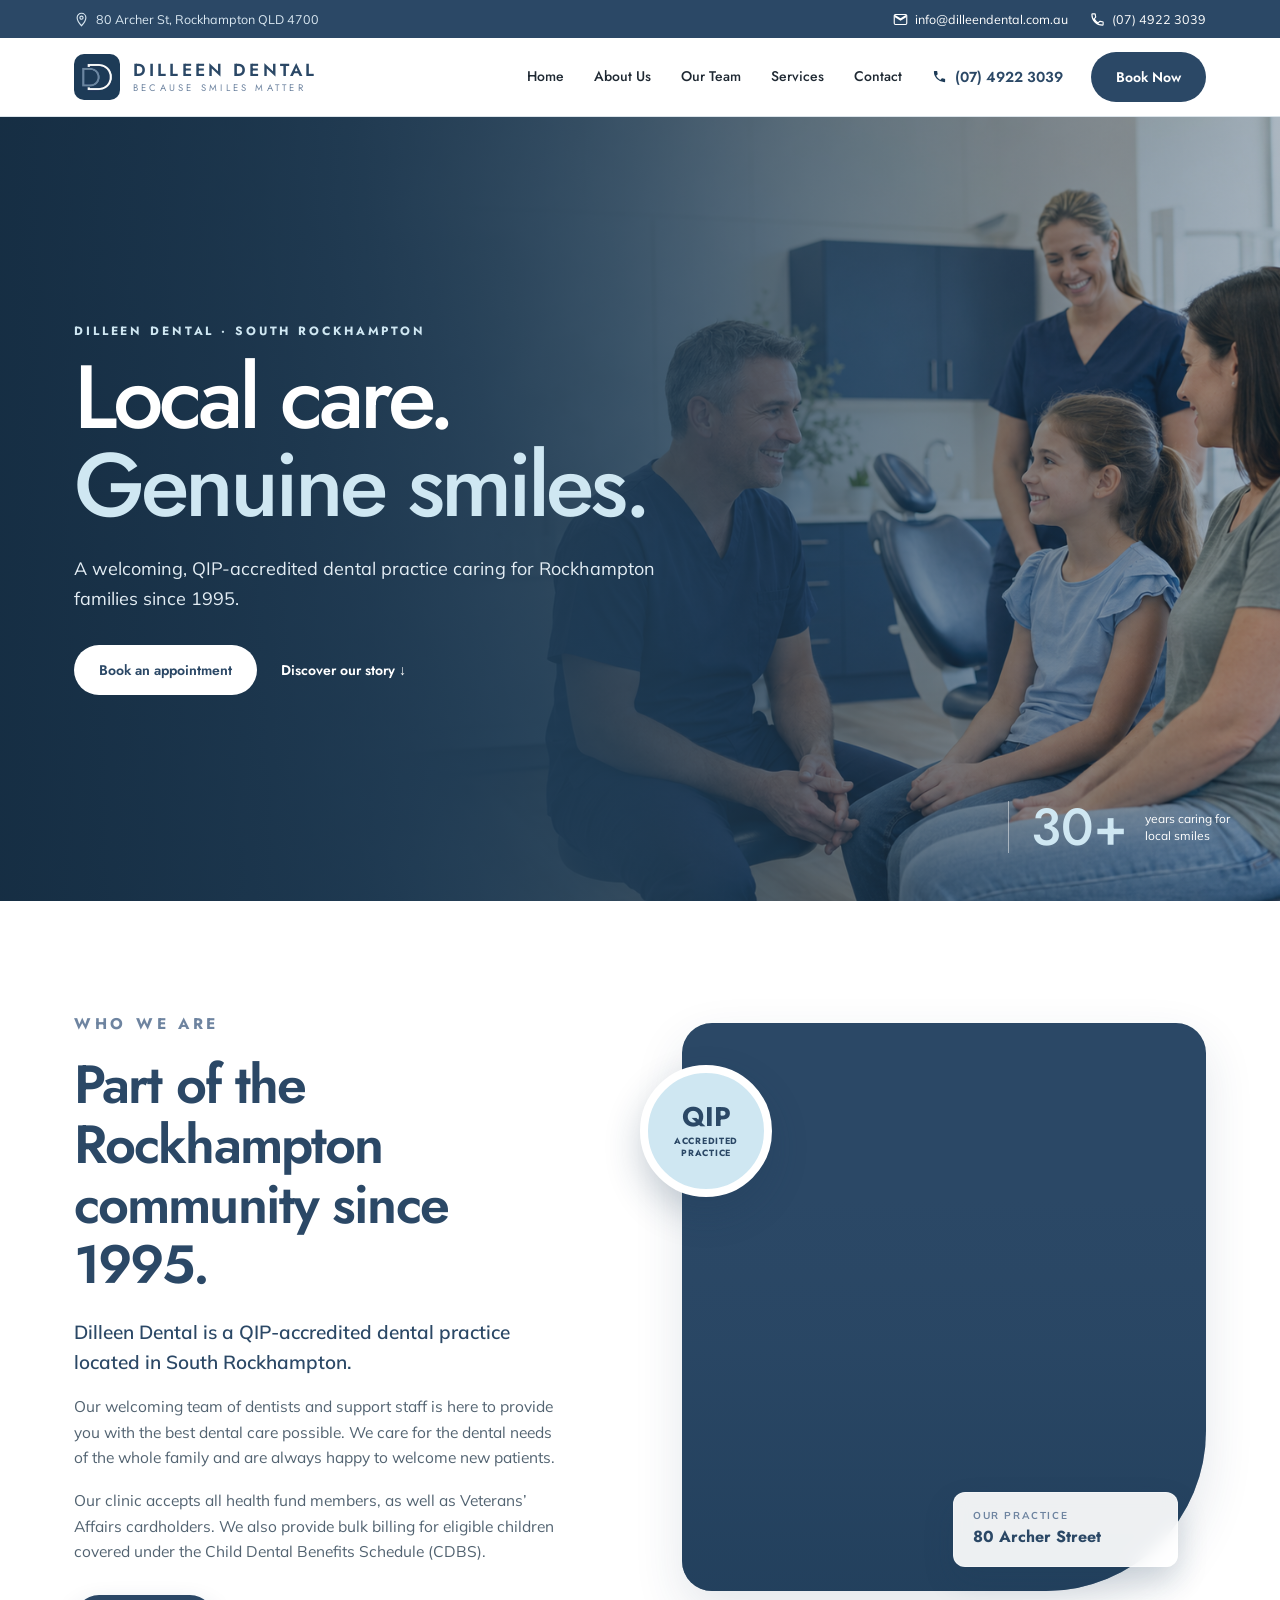
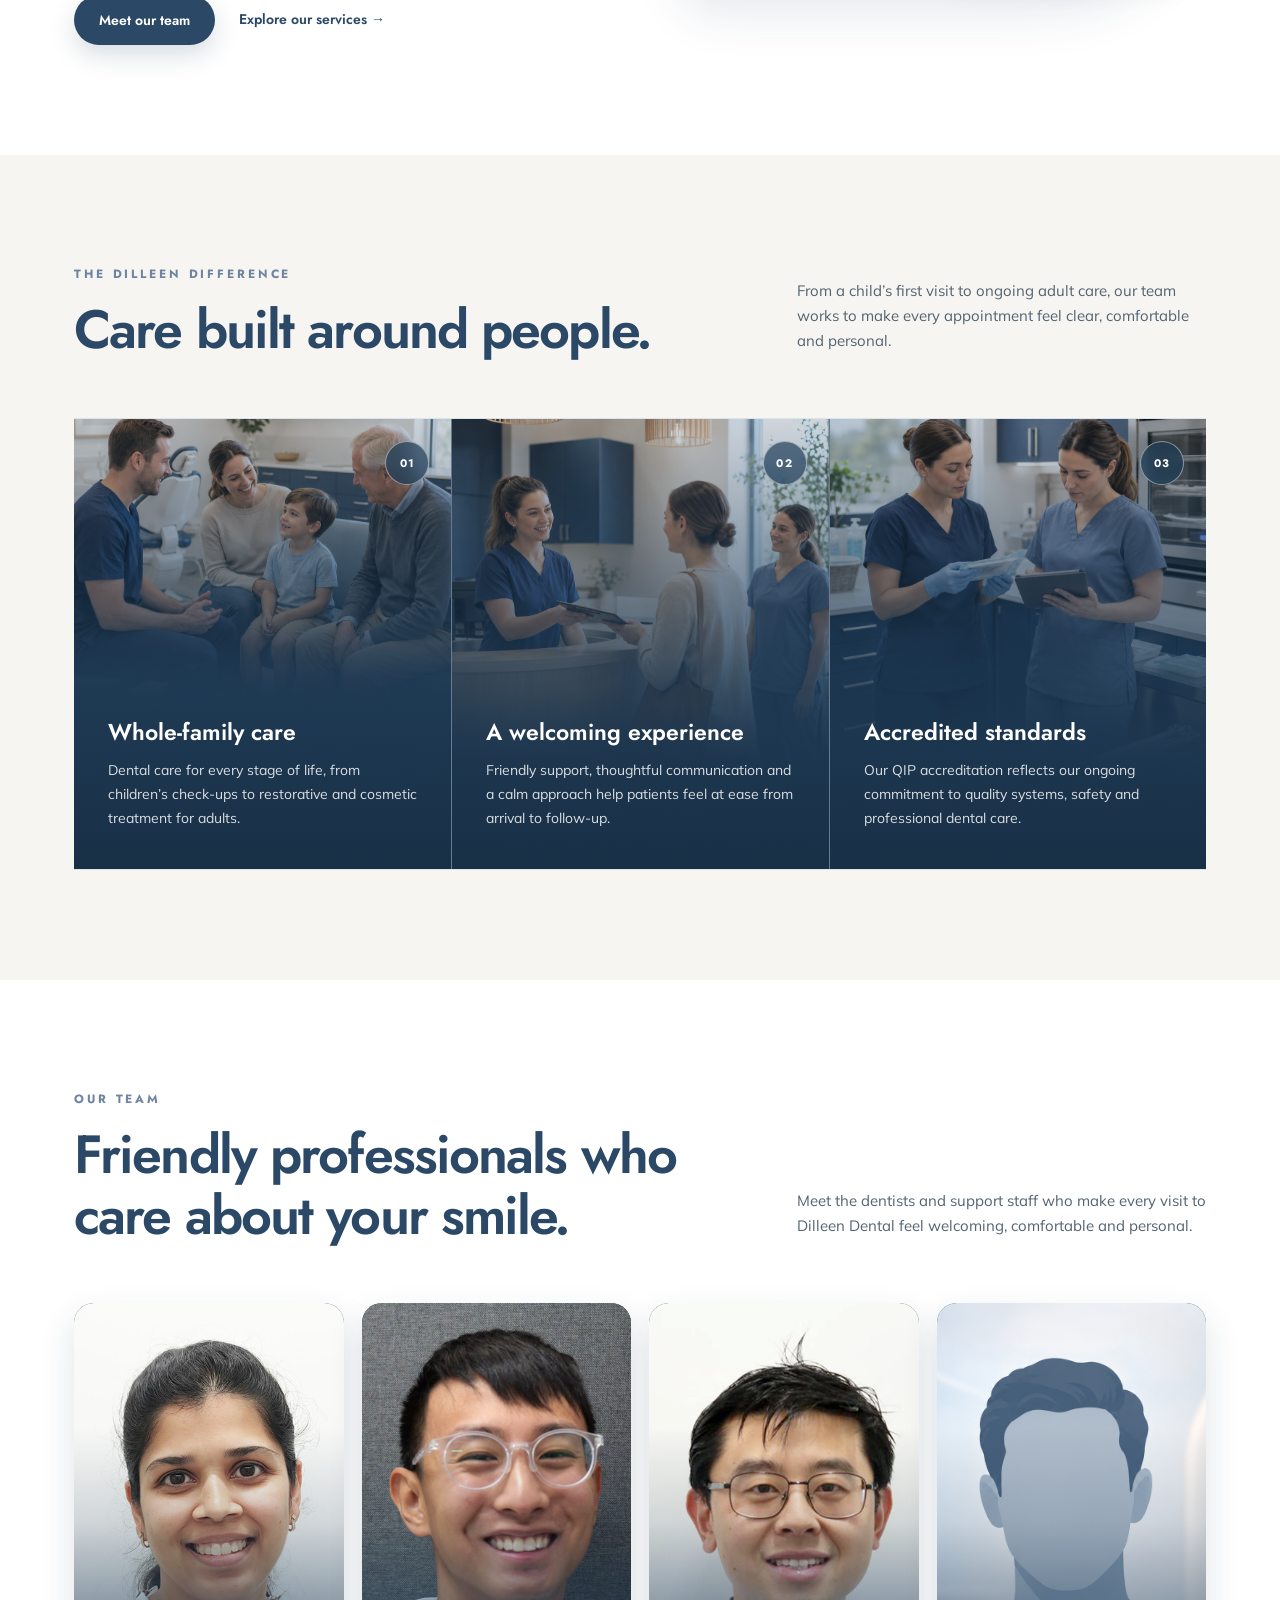
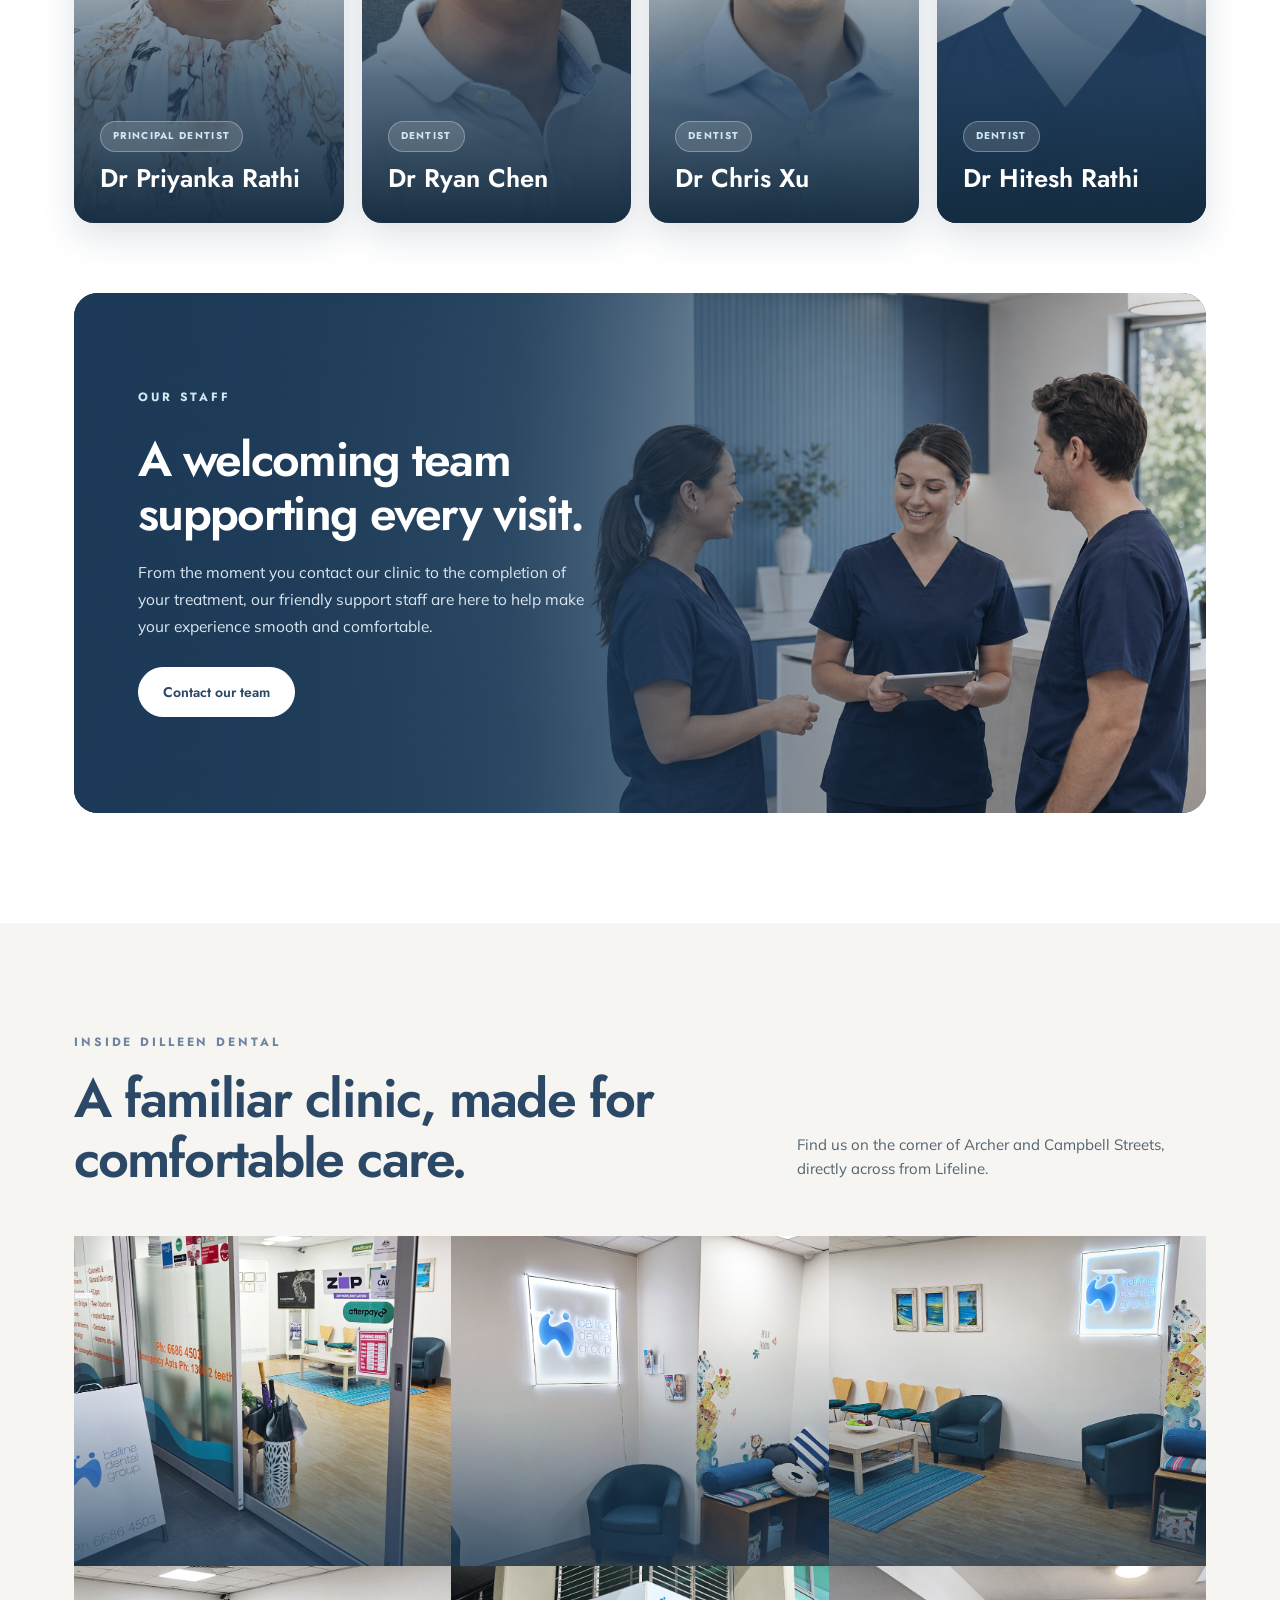
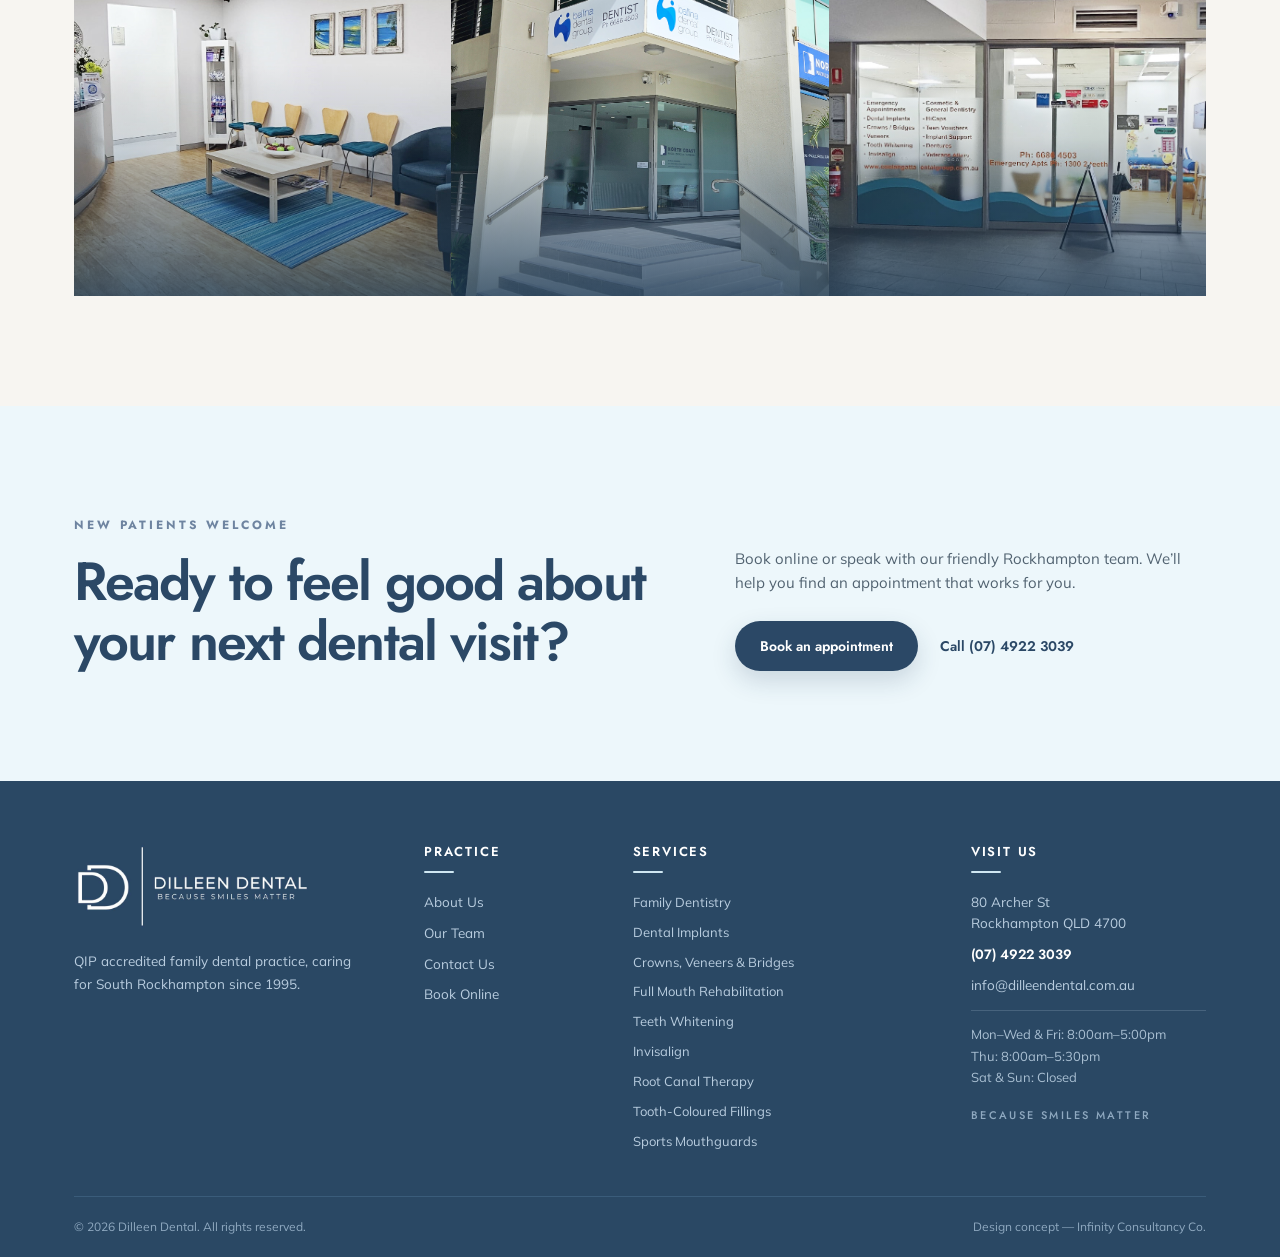
<file: about-us.html>
<!doctype html>
<html lang="en">
  <head>
    <meta charset="UTF-8" />
    <meta name="viewport" content="width=device-width, initial-scale=1.0" />
    <meta
      name="description"
      content="Meet Dilleen Dental, a QIP-accredited South Rockhampton dental practice caring for local families since 1995."
    />
    <title>About Us | Dilleen Dental</title>

    <link rel="preconnect" href="https://fonts.googleapis.com" />
    <link rel="preconnect" href="https://fonts.gstatic.com" crossorigin />
    <link
      href="https://fonts.googleapis.com/css2?family=Jost:wght@400;500;600;700&family=Mulish:wght@400;500;600;700&display=swap"
      rel="stylesheet"
    />
    <link rel="stylesheet" href="css/base.css" />
    <link rel="stylesheet" href="css/header.css" />
    <link rel="stylesheet" href="css/about-us.css" />
    <link rel="stylesheet" href="css/footer.css" />
  </head>

  <body>
    <div id="top" class="topbar">
      <div class="wrap">
        <span class="tb-item"
          ><svg width="12" height="12" viewBox="0 0 24 24" fill="#c9e9f8">
            <path
              d="M12 2C8.1 2 5 5.1 5 9c0 5.2 7 13 7 13s7-7.8 7-13c0-3.9-3.1-7-7-7zm0 9.5A2.5 2.5 0 1 1 12 6.5a2.5 2.5 0 0 1 0 5z"
            /></svg
          >80 Archer St, Rockhampton QLD 4700</span
        >
        <span class="topbar-contact-group">
          <a class="tb-item tb-hide" href="mailto:info@dilleendental.com.au"
            ><svg width="12" height="12" viewBox="0 0 24 24" fill="#c9e9f8">
              <path
                d="M20 4H4a2 2 0 0 0-2 2v12a2 2 0 0 0 2 2h16a2 2 0 0 0 2-2V6a2 2 0 0 0-2-2zm0 4-8 5-8-5V6l8 5 8-5v2z"
              /></svg
            >info@dilleendental.com.au</a
          >
          <a class="tb-item" href="tel:0749223039"
            ><svg width="12" height="12" viewBox="0 0 24 24" fill="#c9e9f8">
              <path
                d="M6.6 10.8a15.5 15.5 0 0 0 6.6 6.6l2.2-2.2a1 1 0 0 1 1-.25 11.4 11.4 0 0 0 3.6.57 1 1 0 0 1 1 1V20a1 1 0 0 1-1 1A17 17 0 0 1 3 4a1 1 0 0 1 1-1h3.5a1 1 0 0 1 1 1 11.4 11.4 0 0 0 .57 3.6 1 1 0 0 1-.25 1z"
              /></svg
            >(07) 4922 3039</a
          >
        </span>
      </div>
    </div>

    <header id="hdr">
      <div class="wrap nav">
        <a class="logo" href="#top">
          <img
            src="[data-uri]"
            alt="Dilleen Dental monogram"
          />
          <span class="lt"
            ><b>DILLEEN DENTAL</b><span>BECAUSE SMILES MATTER</span></span
          >
        </a>
        <nav class="main" id="mainnav">
          <a href="index.html#top">Home</a>
          <a href="about-us.html#top">About Us</a>
          <a href="full-team.html#top">Our Team</a>
          <a href="services.html#top">Services</a>
          <a href="contact-team.html#top">Contact</a>
        </nav>
        <a class="h-phone" href="tel:0749223039"
          ><svg width="15" height="15" viewBox="0 0 24 24" fill="#1d3b57">
            <path
              d="M6.6 10.8a15.5 15.5 0 0 0 6.6 6.6l2.2-2.2a1 1 0 0 1 1-.25 11.4 11.4 0 0 0 3.6.57 1 1 0 0 1 1 1V20a1 1 0 0 1-1 1A17 17 0 0 1 3 4a1 1 0 0 1 1-1h3.5a1 1 0 0 1 1 1 11.4 11.4 0 0 0 .57 3.6 1 1 0 0 1-.25 1z"
            /></svg
          >(07) 4922 3039</a
        >
        <a class="btn navy" href="appointment.html#top">Book Now</a>
        <button class="burger" id="burger" aria-label="Menu">
          <span></span><span></span><span></span>
        </button>
      </div>
    </header>

    <main id="main-content">
      <section class="page-hero">
        <div class="page-hero__media" aria-hidden="true">
          <img src="images/who-we-are-bg.png" alt="" />
        </div>
        <div class="page-hero__overlay" aria-hidden="true"></div>
        <div class="wrap page-hero__content">
          <p class="page-hero__eyebrow">Dilleen Dental · South Rockhampton</p>
          <h1>Local care.<br /><em>Genuine smiles.</em></h1>
          <p class="page-hero__description">
            A welcoming, QIP-accredited dental practice caring for Rockhampton
            families since 1995.
          </p>
          <div class="page-hero__actions">
            <a class="page-hero__button" href="appointment.html#top">
              Book an appointment
            </a>
            <a class="page-hero__link" href="#who-we-are">
              Discover our story ↓
            </a>
          </div>
        </div>
        <div class="page-hero__stat">
          <strong class="page-hero__stat-number">30+</strong>
          <span class="page-hero__stat-text">
            years caring for<br />local smiles
          </span>
        </div>
      </section>

      <section class="who section" id="who-we-are">
        <div class="wrap who__grid">
          <div class="who__copy reveal">
            <p class="eyebrow">Who we are</p>
            <h2>Part of the Rockhampton community since 1995.</h2>
            <p class="lead">
              Dilleen Dental is a QIP-accredited dental practice located in
              South Rockhampton.
            </p>
            <p>
              Our welcoming team of dentists and support staff is here to
              provide you with the best dental care possible. We care for the
              dental needs of the whole family and are always happy to welcome
              new patients.
            </p>
            <p>
              Our clinic accepts all health fund members, as well as Veterans’
              Affairs cardholders. We also provide bulk billing for eligible
              children covered under the Child Dental Benefits Schedule (CDBS).
            </p>

            <div class="who__actions">
              <a class="btn btn--navy" href="full-team.html#our-dentists"
                >Meet our team</a
              >
              <a class="text-link" href="services.html#services-index"
                >Explore our services →</a
              >
            </div>
          </div>

          <div class="who__visual reveal">
            <div
              class="image-panel image-panel--slideshow"
              role="img"
              aria-label="Dilleen Dental team and clinic in South Rockhampton"
            >
              <img
                class="who-photo"
                src="images/about-us-1.png"
                alt=""
                aria-hidden="true"
              />

              <img
                class="who-photo"
                src="images/about-us-1.png"
                alt=""
                aria-hidden="true"
              />

              <img
                class="who-photo"
                src="images/about-us-1.png"
                alt=""
                aria-hidden="true"
              />
            </div>

            <div class="image-panel__label">
              <span>Our practice</span>
              <strong>80 Archer Street</strong>
            </div>

            <div class="accreditation-stamp" aria-label="QIP accredited">
              <span>QIP</span>
              <strong>Accredited<br />Practice</strong>
            </div>
          </div>
        </div>
      </section>

      <section class="values section">
        <div class="wrap">
          <div class="section-heading reveal">
            <div>
              <p class="eyebrow">The Dilleen difference</p>
              <h2>Care built around people.</h2>
            </div>
            <p>
              From a child’s first visit to ongoing adult care, our team works
              to make every appointment feel clear, comfortable and personal.
            </p>
          </div>

          <div class="values__grid">
            <!-- CARD 01 -->
            <article class="value value--family reveal">
              <span class="value__number">01</span>

              <div class="value__content">
                <h3>Whole-family care</h3>
                <p>
                  Dental care for every stage of life, from children’s check-ups
                  to restorative and cosmetic treatment for adults.
                </p>
              </div>
            </article>

            <!-- CARD 02 -->
            <article class="value value--welcome reveal">
              <span class="value__number">02</span>

              <div class="value__content">
                <h3>A welcoming experience</h3>
                <p>
                  Friendly support, thoughtful communication and a calm approach
                  help patients feel at ease from arrival to follow-up.
                </p>
              </div>
            </article>

            <!-- CARD 03 -->
            <article class="value value--standards reveal">
              <span class="value__number">03</span>

              <div class="value__content">
                <h3>Accredited standards</h3>
                <p>
                  Our QIP accreditation reflects our ongoing commitment to
                  quality systems, safety and professional dental care.
                </p>
              </div>
            </article>
          </div>
        </div>
      </section>

      <section class="about-team section" id="our-team">
        <div class="wrap">
          <div class="section-heading reveal">
            <div>
              <p class="eyebrow">Our team</p>
              <h2>Friendly professionals who care about your smile.</h2>
            </div>

            <p>
              Meet the dentists and support staff who make every visit to
              Dilleen Dental feel welcoming, comfortable and personal.
            </p>
          </div>

          <!-- DENTISTS -->
          <div class="about-team__grid">
            <!-- DR PRIYANKA RATHI -->
            <article class="about-team__member reveal">
              <img
                class="about-team__image"
                src="images/dr-priyanka-2.png"
                alt="Dr Priyanka Rathi, Principal Dentist at Dilleen Dental"
                loading="lazy"
              />

              <div class="about-team__overlay"></div>

              <div class="about-team__content">
                <span class="about-team__role">Principal Dentist</span>
                <h3>Dr Priyanka Rathi</h3>
              </div>
            </article>
            <!-- DR RYAN CHEN -->
            <article class="about-team__member reveal">
              <img
                class="about-team__image"
                src="images/dr.ryan.jpg"
                alt="Dr Ryan Chen, Dentist at Dilleen Dental"
                loading="lazy"
              />

              <div class="about-team__overlay"></div>

              <div class="about-team__content">
                <span class="about-team__role">Dentist</span>
                <h3>Dr Ryan Chen</h3>
              </div>
            </article>
            <!-- DR CHRIS XU -->
            <article class="about-team__member reveal">
              <img
                class="about-team__image"
                src="images/dr-chris-2.png"
                alt="Dr Chris Xu, Dentist at Dilleen Dental"
                loading="lazy"
              />

              <div class="about-team__overlay"></div>

              <div class="about-team__content">
                <span class="about-team__role">Dentist</span>
                <h3>Dr Chris Xu</h3>
              </div>
            </article>

            <!-- DR HITESHI RATHI -->
            <article class="about-team__member reveal">
              <img
                class="about-team__image"
                src="images/dr-hetish.png"
                alt="Dr Hitesh Rathi, Dentist at Dilleen Dental"
                loading="lazy"
              />

              <div class="about-team__overlay"></div>

              <div class="about-team__content">
                <span class="about-team__role">Dentist</span>
                <h3>Dr Hitesh Rathi</h3>
              </div>
            </article>
          </div>

          <!-- STAFF GROUP -->
          <div class="about-staff reveal">
            <div class="about-staff__image">
              <img
                src="images/our-staff-temp.png"
                alt="The Dilleen Dental support staff"
                loading="lazy"
              />

              <div class="about-staff__overlay"></div>

              <div class="about-staff__content">
                <p class="eyebrow">Our staff</p>

                <h2>A welcoming team supporting every visit.</h2>

                <p>
                  From the moment you contact our clinic to the completion of
                  your treatment, our friendly support staff are here to help
                  make your experience smooth and comfortable.
                </p>

                <a class="btn btn--light" href="index.html#contact">
                  Contact our team
                </a>
              </div>
            </div>
          </div>
        </div>
      </section>
      <section class="clinic section">
        <div class="wrap">
          <div class="section-heading section-heading--clinic reveal">
            <div>
              <p class="eyebrow">Inside Dilleen Dental</p>
              <h2>A familiar clinic, made for comfortable care.</h2>
            </div>

            <p>
              Find us on the corner of Archer and Campbell Streets, directly
              across from Lifeline.
            </p>
          </div>

          <div class="clinic-gallery">
            <figure class="clinic-photo clinic-photo--one"></figure>

            <figure class="clinic-photo clinic-photo--two"></figure>

            <figure class="clinic-photo clinic-photo--three"></figure>

            <figure class="clinic-photo clinic-photo--four"></figure>

            <figure class="clinic-photo clinic-photo--five"></figure>

            <figure class="clinic-photo clinic-photo--six"></figure>
          </div>
        </div>
      </section>

      <section class="visit section">
        <div class="wrap visit__inner reveal">
          <div>
            <p class="eyebrow">New patients welcome</p>
            <h2>Ready to feel good about your next dental visit?</h2>
          </div>
          <div class="visit__action">
            <p>
              Book online or speak with our friendly Rockhampton team. We’ll
              help you find an appointment that works for you.
            </p>
            <div>
              <a
                class="btn btn--navy"
                href="appointment.html#top"
              >
                Book an appointment
              </a>
              <a class="text-link" href="tel:0749223039">
                Call (07) 4922 3039
              </a>
            </div>
          </div>
        </div>
      </section>
    </main>

    <footer>
      <div class="wrap">
        <div class="top">
          <div>
            <img
              class="lockup"
              src="[data-uri]"
              alt="Dilleen Dental — Because Smiles Matter"
            />
            <p class="footer-intro">
              QIP accredited family dental practice, caring for South
              Rockhampton since 1995.
            </p>
          </div>
          <div>
            <h4>Practice</h4>
            <ul>
              <li>
                <a href="about-us.html#top">About Us</a>
              </li>
              <li>
                <a href="full-team.html#top">Our Team</a>
              </li>
              <li>
                <a href="contact-us.html#top"
                  >Contact Us</a
                >
              </li>
              <li>
                <a href="appointment.html#top"
                  >Book Online</a
                >
              </li>
            </ul>
          </div>
          <div>
            <h4>Services</h4>

            <ul class="footer-services">
              <li>
                <a href="services.html#family-dentistry">Family Dentistry</a>
              </li>

              <li>
                <a href="services.html#dental-implants">Dental Implants</a>
              </li>

              <li>
                <a href="services.html#crowns-veneers">
                  Crowns, Veneers &amp; Bridges
                </a>
              </li>

              <li>
                <a href="services.html#full-mouth-rehabilitation">
                  Full Mouth Rehabilitation
                </a>
              </li>

              <li>
                <a href="services.html#teeth-whitening">Teeth Whitening</a>
              </li>

              <li>
                <a href="services.html#invisalign">Invisalign</a>
              </li>

              <li>
                <a href="services.html#root-canal-therapy">
                  Root Canal Therapy
                </a>
              </li>

              <li>
                <a href="services.html#tooth-coloured-fillings">
                  Tooth-Coloured Fillings
                </a>
              </li>

              <li>
                <a href="services.html#sports-mouthguards">
                  Sports Mouthguards
                </a>
              </li>
            </ul>
          </div>
          <div>
            <h4>Visit Us</h4>
            <ul>
              <li>80 Archer St<br />Rockhampton QLD 4700</li>
              <li><a href="tel:0749223039">(07) 4922 3039</a></li>
              <li>
                <a href="mailto:info@dilleendental.com.au"
                  >info@dilleendental.com.au</a
                >
              </li>
              <li class="footer-hours">
                Mon–Wed &amp; Fri: 8:00am–5:00pm<br />
                Thu: 8:00am–5:30pm<br />
                Sat &amp; Sun: Closed
              </li>
            </ul>
            <div class="tag">Because Smiles Matter</div>
          </div>
        </div>
        <div class="base">
          <span>
            © <span id="year">2026</span> Dilleen Dental. All rights reserved.
          </span>
          <span>Design concept — Infinity Consultancy Co.</span>
        </div>
      </div>
    </footer>

    <script>
      document.getElementById("year").textContent = new Date().getFullYear();

      const revealItems = document.querySelectorAll(".reveal");
      const revealObserver = new IntersectionObserver(
        (entries) => {
          entries.forEach((entry) => {
            if (entry.isIntersecting) {
              entry.target.classList.add("is-visible");
              revealObserver.unobserve(entry.target);
            }
          });
        },
        { threshold: 0.12 },
      );

      revealItems.forEach((item) => revealObserver.observe(item));
    </script>
  </body>
</html>
</file>
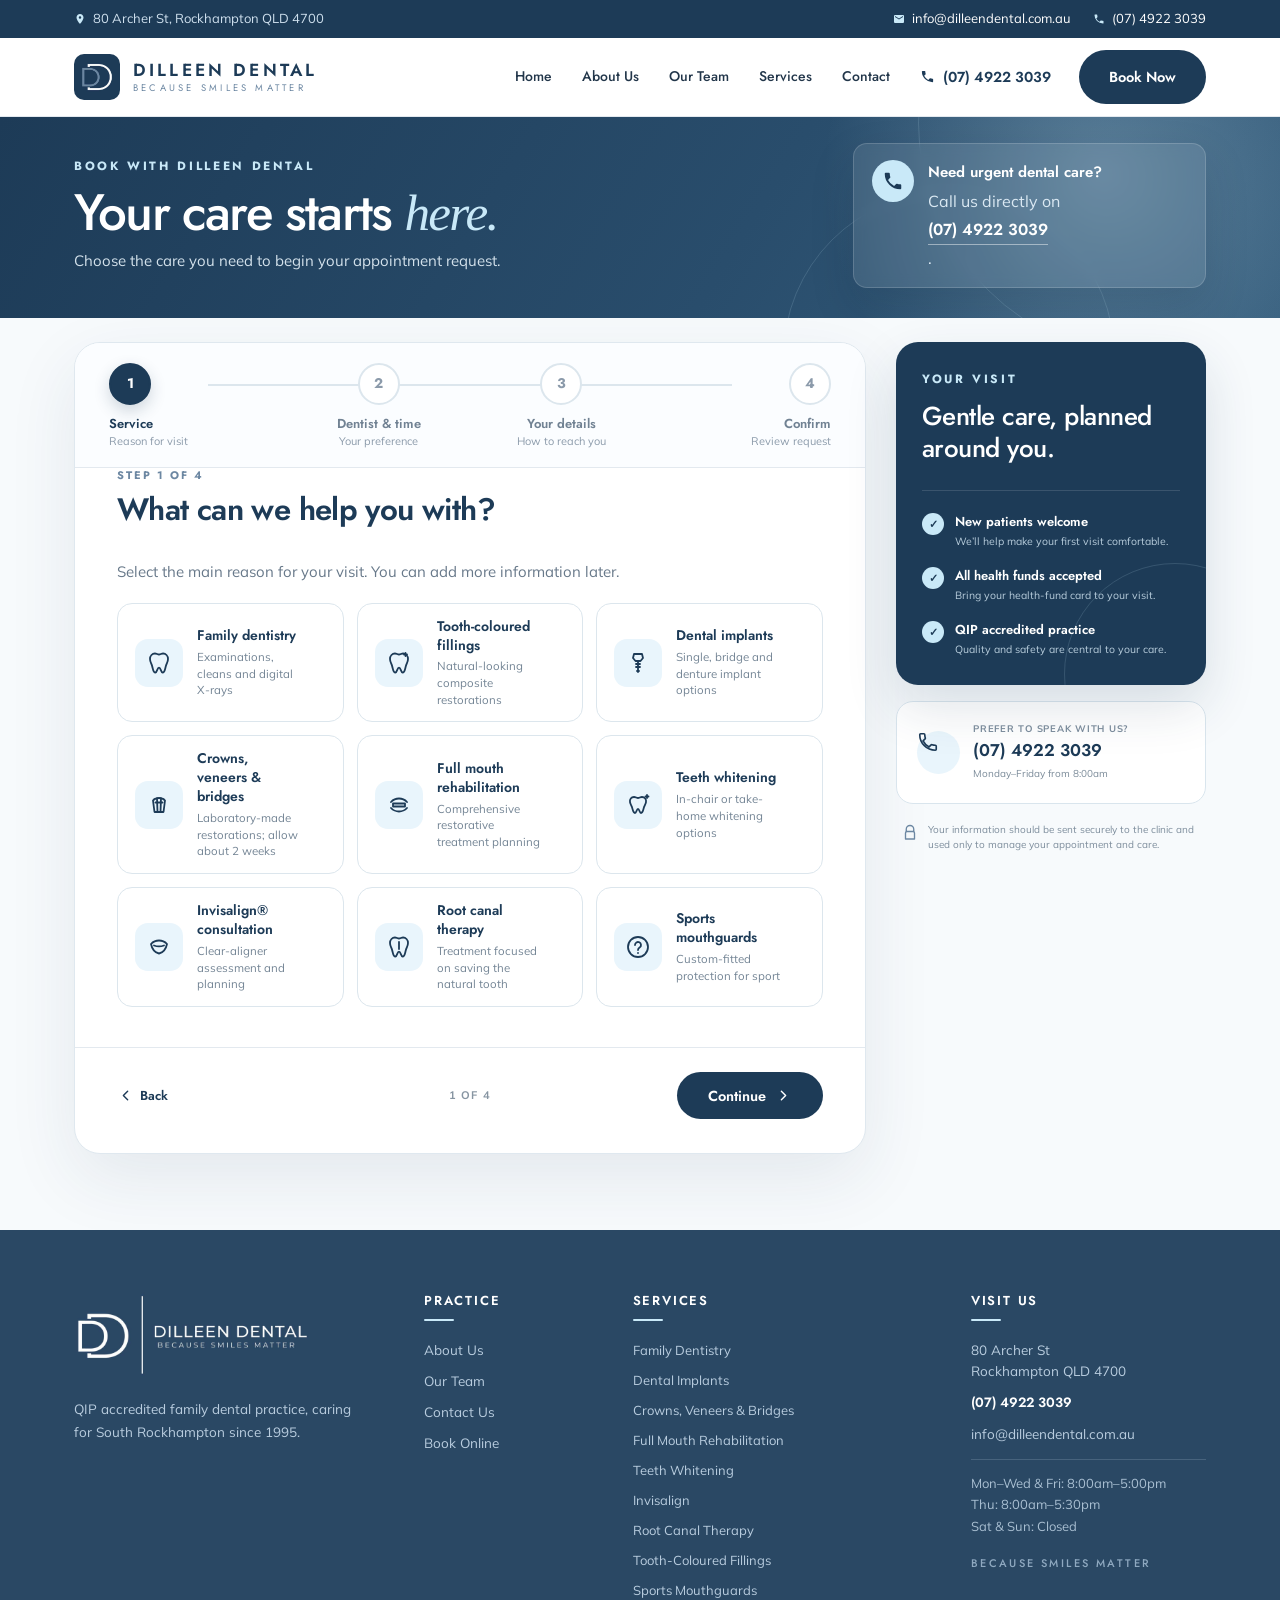
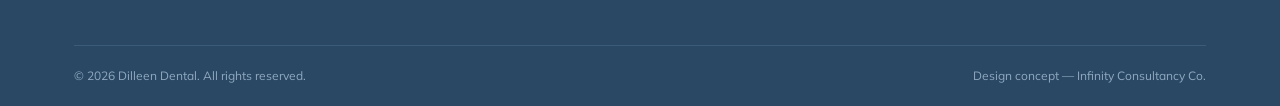
<file: appointment.html>
<!doctype html>
<html lang="en">
  <head>
    <meta charset="UTF-8" />
    <meta name="viewport" content="width=device-width, initial-scale=1.0" />
    <meta
      name="description"
      content="Request an appointment with Dilleen Dental in Rockhampton. Choose your service, preferred dentist and time, then confirm your details."
    />
    <title>Book an Appointment | Dilleen Dental</title>

    <link rel="preconnect" href="https://fonts.googleapis.com" />
    <link rel="preconnect" href="https://fonts.gstatic.com" crossorigin />
    <link
      href="https://fonts.googleapis.com/css2?family=Jost:wght@400;500;600;700&family=Mulish:wght@400;500;600;700&display=swap"
      rel="stylesheet"
    />

    <link rel="stylesheet" href="css/base.css" />
    <link rel="stylesheet" href="css/header.css" />
    <link rel="stylesheet" href="css/footer.css" />
    <link rel="stylesheet" href="css/appointment.css" />
  </head>

  <body>
    <div id="top" class="topbar">
      <div class="wrap">
        <span class="tb-item"
          ><svg width="12" height="12" viewBox="0 0 24 24" fill="#c9e9f8">
            <path
              d="M12 2C8.1 2 5 5.1 5 9c0 5.2 7 13 7 13s7-7.8 7-13c0-3.9-3.1-7-7-7zm0 9.5A2.5 2.5 0 1 1 12 6.5a2.5 2.5 0 0 1 0 5z"
            /></svg
          >80 Archer St, Rockhampton QLD 4700</span
        >
        <span class="topbar-contact-group">
          <a class="tb-item tb-hide" href="mailto:info@dilleendental.com.au"
            ><svg width="12" height="12" viewBox="0 0 24 24" fill="#c9e9f8">
              <path
                d="M20 4H4a2 2 0 0 0-2 2v12a2 2 0 0 0 2 2h16a2 2 0 0 0 2-2V6a2 2 0 0 0-2-2zm0 4-8 5-8-5V6l8 5 8-5v2z"
              /></svg
            >info@dilleendental.com.au</a
          >
          <a class="tb-item" href="tel:0749223039"
            ><svg width="12" height="12" viewBox="0 0 24 24" fill="#c9e9f8">
              <path
                d="M6.6 10.8a15.5 15.5 0 0 0 6.6 6.6l2.2-2.2a1 1 0 0 1 1-.25 11.4 11.4 0 0 0 3.6.57 1 1 0 0 1 1 1V20a1 1 0 0 1-1 1A17 17 0 0 1 3 4a1 1 0 0 1 1-1h3.5a1 1 0 0 1 1 1 11.4 11.4 0 0 0 .57 3.6 1 1 0 0 1-.25 1z"
              /></svg
            >(07) 4922 3039</a
          >
        </span>
      </div>
    </div>

    <header id="hdr">
      <div class="wrap nav">
        <a class="logo" href="#top">
          <img
            src="[data-uri]"
            alt="Dilleen Dental monogram"
          />
          <span class="lt"
            ><b>DILLEEN DENTAL</b><span>BECAUSE SMILES MATTER</span></span
          >
        </a>
        <nav class="main" id="mainnav">
          <a href="index.html#top">Home</a>
          <a href="about-us.html#top">About Us</a>
          <a href="full-team.html#top">Our Team</a>
          <a href="services.html#top">Services</a>
          <a href="contact-team.html#top">Contact</a>
        </nav>
        <a class="h-phone" href="tel:0749223039"
          ><svg width="15" height="15" viewBox="0 0 24 24" fill="#1d3b57">
            <path
              d="M6.6 10.8a15.5 15.5 0 0 0 6.6 6.6l2.2-2.2a1 1 0 0 1 1-.25 11.4 11.4 0 0 0 3.6.57 1 1 0 0 1 1 1V20a1 1 0 0 1-1 1A17 17 0 0 1 3 4a1 1 0 0 1 1-1h3.5a1 1 0 0 1 1 1 11.4 11.4 0 0 0 .57 3.6 1 1 0 0 1-.25 1z"
            /></svg
          >(07) 4922 3039</a
        >
        <a class="btn navy" href="https://dilleendental.com.au/online-booking/"
          >Book Now</a
        >
        <button class="burger" id="burger" aria-label="Menu">
          <span></span><span></span><span></span>
        </button>
      </div>
    </header>

    <main class="appointment-page">
      <section class="appointment-intro">
        <div class="wrap appointment-intro__content">
          <div>
            <p class="appointment-eyebrow">Book with Dilleen Dental</p>
            <h1>Your care starts <em>here.</em></h1>
            <p>
              Choose the care you need to begin your appointment request.
            </p>
          </div>

          <div class="appointment-intro__note">
            <span class="appointment-intro__icon" aria-hidden="true">
              <svg width="22" height="22" viewBox="0 0 24 24">
                <path
                  fill="currentColor"
                  d="M6.62 10.79a15.46 15.46 0 0 0 6.59 6.59l2.2-2.2a1 1 0 0 1 1.02-.24c1.12.37 2.33.57 3.57.57a1 1 0 0 1 1 1V20a1 1 0 0 1-1 1A17 17 0 0 1 3 4a1 1 0 0 1 1-1h3.5a1 1 0 0 1 1 1c0 1.25.2 2.45.57 3.57a1 1 0 0 1-.25 1.02l-2.2 2.2Z"
                />
              </svg>
            </span>
            <span>
              <strong>Need urgent dental care?</strong>
              Call us directly on <a href="tel:0749223039">(07) 4922 3039</a>.
            </span>
          </div>
        </div>
      </section>

      <section class="booking-section" aria-labelledby="booking-title">
        <div class="wrap">
          <div class="booking-layout">
            <div class="booking-card">
              <div class="booking-progress" aria-label="Appointment progress">
                <div class="booking-progress__bar" aria-hidden="true">
                  <span id="progressBar"></span>
                </div>

                <ol>
                  <li class="is-active" data-progress-step="1">
                    <span>1</span>
                    <div>
                      <b>Service</b>
                      <small>Reason for visit</small>
                    </div>
                  </li>
                  <li data-progress-step="2">
                    <span>2</span>
                    <div>
                      <b>Dentist &amp; time</b>
                      <small>Your preference</small>
                    </div>
                  </li>
                  <li data-progress-step="3">
                    <span>3</span>
                    <div>
                      <b>Your details</b>
                      <small>How to reach you</small>
                    </div>
                  </li>
                  <li data-progress-step="4">
                    <span>4</span>
                    <div>
                      <b>Confirm</b>
                      <small>Review request</small>
                    </div>
                  </li>
                </ol>
              </div>

              <form id="appointmentForm" novalidate>
                <h2 id="booking-title" class="visually-hidden">
                  Request a dental appointment
                </h2>

                <div
                  class="form-message"
                  id="formMessage"
                  role="alert"
                  aria-live="polite"
                  hidden
                ></div>

                <fieldset class="booking-step" data-step="1">
                  <legend>
                    <span class="booking-step__count">Step 1 of 4</span>
                    What can we help you with?
                  </legend>
                  <p class="booking-step__lead">
                    Select the main reason for your visit. You can add more
                    information later.
                  </p>

                  <div class="service-options">
                    <label class="choice-card choice-card--service">
                      <input
                        type="radio"
                        name="service"
                        value="Family Dentistry"
                        required
                      />
                      <span class="choice-card__check" aria-hidden="true">✓</span>
                      <span class="choice-card__icon" aria-hidden="true">
                        <svg width="24" height="24" viewBox="0 0 24 24">
                          <path
                            fill="none"
                            stroke="currentColor"
                            stroke-linecap="round"
                            stroke-linejoin="round"
                            stroke-width="1.8"
                            d="M12 3.5c-1.5 0-2.4-1-4.1-1C5.3 2.5 3 4.7 3 8c0 2.7 1.2 4.3 2 6.6.9 2.5 1 6.9 3.4 6.9 1.8 0 1.7-4.8 3.6-4.8s1.8 4.8 3.6 4.8c2.4 0 2.5-4.4 3.4-6.9.8-2.3 2-3.9 2-6.6 0-3.3-2.3-5.5-4.9-5.5-1.7 0-2.6 1-4.1 1Z"
                          />
                        </svg>
                      </span>
                      <span>
                        <b>Family dentistry</b>
                        <small>Examinations, cleans and digital X-rays</small>
                      </span>
                    </label>

                    <label class="choice-card choice-card--service">
                      <input
                        type="radio"
                        name="service"
                        value="Tooth-Coloured Fillings"
                      />
                      <span class="choice-card__check" aria-hidden="true">✓</span>
                      <span class="choice-card__icon" aria-hidden="true">
                        <svg width="24" height="24" viewBox="0 0 24 24">
                          <path
                            fill="none"
                            stroke="currentColor"
                            stroke-linecap="round"
                            stroke-linejoin="round"
                            stroke-width="1.8"
                            d="M12 3.5c-1.5 0-2.4-1-4.1-1C5.3 2.5 3 4.7 3 8c0 2.7 1.2 4.3 2 6.6.9 2.5 1 6.9 3.4 6.9 1.8 0 1.7-4.8 3.6-4.8s1.8 4.8 3.6 4.8c2.4 0 2.5-4.4 3.4-6.9.8-2.3 2-3.9 2-6.6 0-3.3-2.3-5.5-4.9-5.5-1.7 0-2.6 1-4.1 1Z"
                          />
                          <path
                            fill="none"
                            stroke="currentColor"
                            stroke-linecap="round"
                            stroke-width="1.8"
                            d="M18.5 2v3M17 3.5h3"
                          />
                        </svg>
                      </span>
                      <span>
                        <b>Tooth-coloured fillings</b>
                        <small>Natural-looking composite restorations</small>
                      </span>
                    </label>

                    <label class="choice-card choice-card--service">
                      <input
                        type="radio"
                        name="service"
                        value="Dental Implants"
                      />
                      <span class="choice-card__check" aria-hidden="true">✓</span>
                      <span class="choice-card__icon" aria-hidden="true">
                        <svg width="24" height="24" viewBox="0 0 24 24">
                          <path
                            fill="none"
                            stroke="currentColor"
                            stroke-linecap="round"
                            stroke-linejoin="round"
                            stroke-width="1.8"
                            d="M8 3h8l1 4-2.5 3H9.5L7 7l1-4Zm4 7v11m-2-8h4m-4 3h4m-3 4h2"
                          />
                        </svg>
                      </span>
                      <span>
                        <b>Dental implants</b>
                        <small>Single, bridge and denture implant options</small>
                      </span>
                    </label>

                    <label class="choice-card choice-card--service">
                      <input
                        type="radio"
                        name="service"
                        value="Crowns, Veneers & Bridges"
                      />
                      <span class="choice-card__check" aria-hidden="true">✓</span>
                      <span class="choice-card__icon" aria-hidden="true">
                        <svg width="24" height="24" viewBox="0 0 24 24">
                          <path
                            fill="none"
                            stroke="currentColor"
                            stroke-linecap="round"
                            stroke-linejoin="round"
                            stroke-width="1.8"
                            d="M6 7.5C7.5 5.7 9.5 5 12 5s4.5.7 6 2.5L16.5 19h-9L6 7.5Zm2.5 2h7M10 5l.5 14M14 5l-.5 14"
                          />
                        </svg>
                      </span>
                      <span>
                        <b>Crowns, veneers &amp; bridges</b>
                        <small>Laboratory-made restorations; allow about 2 weeks</small>
                      </span>
                    </label>

                    <label class="choice-card choice-card--service">
                      <input
                        type="radio"
                        name="service"
                        value="Full Mouth Rehabilitation"
                      />
                      <span class="choice-card__check" aria-hidden="true">✓</span>
                      <span class="choice-card__icon" aria-hidden="true">
                        <svg width="24" height="24" viewBox="0 0 24 24">
                          <path
                            fill="none"
                            stroke="currentColor"
                            stroke-linecap="round"
                            stroke-linejoin="round"
                            stroke-width="1.8"
                            d="M4 9c2.2-2.3 4.9-3.5 8-3.5S17.8 6.7 20 9M4 15c2.2 2.3 4.9 3.5 8 3.5s5.8-1.2 8-3.5M6 10.5h12v3H6z"
                          />
                        </svg>
                      </span>
                      <span>
                        <b>Full mouth rehabilitation</b>
                        <small>Comprehensive restorative treatment planning</small>
                      </span>
                    </label>

                    <label class="choice-card choice-card--service">
                      <input
                        type="radio"
                        name="service"
                        value="Teeth Whitening"
                      />
                      <span class="choice-card__check" aria-hidden="true">✓</span>
                      <span class="choice-card__icon" aria-hidden="true">
                        <svg width="24" height="24" viewBox="0 0 24 24">
                          <path
                            fill="none"
                            stroke="currentColor"
                            stroke-linecap="round"
                            stroke-linejoin="round"
                            stroke-width="1.8"
                            d="M12 5c-1.4 0-2.3-1-4-1C5.2 4 3.5 6.3 4 9.2c.3 2 1.3 3.2 2 5 .8 2.2.9 5.8 3 5.8 1.5 0 1.5-4 3-4s1.5 4 3 4c2.1 0 2.2-3.6 3-5.8.7-1.8 1.7-3 2-5C20.5 6.3 18.8 4 16 4c-1.7 0-2.6 1-4 1Z"
                          />
                          <path
                            fill="none"
                            stroke="currentColor"
                            stroke-linecap="round"
                            stroke-width="1.8"
                            d="M21 2v3m-1.5-1.5h3"
                          />
                        </svg>
                      </span>
                      <span>
                        <b>Teeth whitening</b>
                        <small>In-chair or take-home whitening options</small>
                      </span>
                    </label>

                    <label class="choice-card choice-card--service">
                      <input
                        type="radio"
                        name="service"
                        value="Invisalign Consultation"
                      />
                      <span class="choice-card__check" aria-hidden="true">✓</span>
                      <span class="choice-card__icon" aria-hidden="true">
                        <svg width="24" height="24" viewBox="0 0 24 24">
                          <path
                            fill="none"
                            stroke="currentColor"
                            stroke-linecap="round"
                            stroke-linejoin="round"
                            stroke-width="1.8"
                            d="M4 9c2.2-2.3 4.9-3.5 8-3.5S17.8 6.7 20 9c-1.1 5.4-3.8 8.5-8 9.5C7.8 17.5 5.1 14.4 4 9Z"
                          />
                          <path
                            fill="none"
                            stroke="currentColor"
                            stroke-linecap="round"
                            stroke-width="1.8"
                            d="M7 10.5c3.3 1.2 6.7 1.2 10 0"
                          />
                        </svg>
                      </span>
                      <span>
                        <b>Invisalign® consultation</b>
                        <small>Clear-aligner assessment and planning</small>
                      </span>
                    </label>

                    <label class="choice-card choice-card--service">
                      <input
                        type="radio"
                        name="service"
                        value="Root Canal Therapy"
                      />
                      <span class="choice-card__check" aria-hidden="true">✓</span>
                      <span class="choice-card__icon" aria-hidden="true">
                        <svg width="24" height="24" viewBox="0 0 24 24">
                          <path
                            fill="none"
                            stroke="currentColor"
                            stroke-linecap="round"
                            stroke-linejoin="round"
                            stroke-width="1.8"
                            d="M12 3.5c-1.5 0-2.4-1-4.1-1C5.3 2.5 3 4.7 3 8c0 2.7 1.2 4.3 2 6.6.9 2.5 1 6.9 3.4 6.9 1.8 0 1.7-4.8 3.6-4.8s1.8 4.8 3.6 4.8c2.4 0 2.5-4.4 3.4-6.9.8-2.3 2-3.9 2-6.6 0-3.3-2.3-5.5-4.9-5.5-1.7 0-2.6 1-4.1 1Z"
                          />
                          <path
                            fill="none"
                            stroke="currentColor"
                            stroke-linecap="round"
                            stroke-width="1.8"
                            d="M12 7v7"
                          />
                        </svg>
                      </span>
                      <span>
                        <b>Root canal therapy</b>
                        <small>Treatment focused on saving the natural tooth</small>
                      </span>
                    </label>

                    <label class="choice-card choice-card--service">
                      <input
                        type="radio"
                        name="service"
                        value="Sports Mouthguards"
                      />
                      <span class="choice-card__check" aria-hidden="true">✓</span>
                      <span class="choice-card__icon" aria-hidden="true">
                        <svg width="24" height="24" viewBox="0 0 24 24">
                          <path
                            fill="none"
                            stroke="currentColor"
                            stroke-linecap="round"
                            stroke-linejoin="round"
                            stroke-width="1.8"
                            d="M12 22a10 10 0 1 0 0-20 10 10 0 0 0 0 20Zm-3-12a3 3 0 1 1 4.8 2.4c-1.1.8-1.8 1.2-1.8 2.6m0 3h.01"
                          />
                        </svg>
                      </span>
                      <span>
                        <b>Sports mouthguards</b>
                        <small>Custom-fitted protection for sport</small>
                      </span>
                    </label>
                  </div>
                </fieldset>

                <fieldset class="booking-step" data-step="2" hidden>
                  <legend>
                    <span class="booking-step__count">Step 2 of 4</span>
                    Choose a dentist and preferred time
                  </legend>
                  <p class="booking-step__lead">
                    You can select “No preference” and our team will match you
                    with the most suitable available dentist.
                  </p>

                  <div class="field-group">
                    <div class="field-group__heading">
                      <h3>Your dentist</h3>
                      <a href="full-team.html#our-dentists">Meet the team</a>
                    </div>

                    <div class="dentist-options">
                      <label class="choice-card choice-card--dentist">
                        <input
                          type="radio"
                          name="dentist"
                          value="No preference"
                          required
                        />
                        <span class="choice-card__check" aria-hidden="true">✓</span>
                        <span class="dentist-avatar dentist-avatar--any">
                          <svg width="25" height="25" viewBox="0 0 24 24">
                            <path
                              fill="none"
                              stroke="currentColor"
                              stroke-linecap="round"
                              stroke-linejoin="round"
                              stroke-width="1.8"
                              d="M16 21v-2a4 4 0 0 0-4-4H6a4 4 0 0 0-4 4v2M9 11a4 4 0 1 0 0-8 4 4 0 0 0 0 8Zm13 10v-2a4 4 0 0 0-3-3.87m-2-12a4 4 0 0 1 0 7.75"
                            />
                          </svg>
                        </span>
                        <span>
                          <b>No preference</b>
                          <small>Earliest suitable appointment</small>
                        </span>
                      </label>

                      <label class="choice-card choice-card--dentist">
                        <input
                          type="radio"
                          name="dentist"
                          value="Dr Ryan Chen"
                        />
                        <span class="choice-card__check" aria-hidden="true">✓</span>
                        <span class="dentist-avatar">RC</span>
                        <span>
                          <b>Dr Ryan Chen</b>
                          <small>Dentist</small>
                        </span>
                      </label>

                      <label class="choice-card choice-card--dentist">
                        <input
                          type="radio"
                          name="dentist"
                          value="Dr Priyanka Rathi"
                        />
                        <span class="choice-card__check" aria-hidden="true">✓</span>
                        <span class="dentist-avatar">PR</span>
                        <span>
                          <b>Dr Priyanka Rathi</b>
                          <small>Principal Dentist</small>
                        </span>
                      </label>

                      <label class="choice-card choice-card--dentist">
                        <input
                          type="radio"
                          name="dentist"
                          value="Dr Chris Xu"
                        />
                        <span class="choice-card__check" aria-hidden="true">✓</span>
                        <span class="dentist-avatar">CX</span>
                        <span>
                          <b>Dr Chris Xu</b>
                          <small>Dentist</small>
                        </span>
                      </label>

                      <label class="choice-card choice-card--dentist">
                        <input
                          type="radio"
                          name="dentist"
                          value="Dr Hitesh Rathi"
                        />
                        <span class="choice-card__check" aria-hidden="true">✓</span>
                        <span class="dentist-avatar">HR</span>
                        <span>
                          <b>Dr Hitesh Rathi</b>
                          <small>Dentist</small>
                        </span>
                      </label>
                    </div>
                  </div>

                  <div class="appointment-divider"></div>

                  <div class="date-time-grid">
                    <div class="form-field">
                      <label for="preferredDate">Preferred date</label>
                      <div class="input-shell">
                        <svg width="19" height="19" viewBox="0 0 24 24" aria-hidden="true">
                          <path
                            fill="none"
                            stroke="currentColor"
                            stroke-linecap="round"
                            stroke-linejoin="round"
                            stroke-width="1.8"
                            d="M6 2v4m12-4v4M3 9h18M5 4h14a2 2 0 0 1 2 2v14a2 2 0 0 1-2 2H5a2 2 0 0 1-2-2V6a2 2 0 0 1 2-2Z"
                          />
                        </svg>
                        <input
                          id="preferredDate"
                          name="preferredDate"
                          type="date"
                          required
                        />
                      </div>
                      <small>Monday to Friday appointments only.</small>
                    </div>

                    <div class="form-field">
                      <label>Preferred time</label>
                      <div class="time-options">
                        <label>
                          <input
                            type="radio"
                            name="time"
                            value="Morning (8:00am–11:30am)"
                            required
                          />
                          <span>Morning<small>8:00–11:30</small></span>
                        </label>
                        <label>
                          <input
                            type="radio"
                            name="time"
                            value="Afternoon (12:00pm–3:00pm)"
                          />
                          <span>Afternoon<small>12:00–3:00</small></span>
                        </label>
                        <label>
                          <input
                            type="radio"
                            name="time"
                            value="Late afternoon (3:00pm–5:00pm)"
                          />
                          <span>Later<small>3:00–5:00</small></span>
                        </label>
                      </div>
                      <small>We’ll confirm the exact appointment time.</small>
                    </div>
                  </div>
                </fieldset>

                <fieldset class="booking-step" data-step="3" hidden>
                  <legend>
                    <span class="booking-step__count">Step 3 of 4</span>
                    Tell us about yourself
                  </legend>
                  <p class="booking-step__lead">
                    We’ll use these details only to contact you about your
                    appointment request.
                  </p>

                  <div class="patient-type">
                    <span>Have you visited Dilleen Dental before?</span>
                    <div>
                      <label>
                        <input
                          type="radio"
                          name="patientType"
                          value="New patient"
                          required
                        />
                        <span>New patient</span>
                      </label>
                      <label>
                        <input
                          type="radio"
                          name="patientType"
                          value="Existing patient"
                        />
                        <span>Existing patient</span>
                      </label>
                    </div>
                  </div>

                  <div class="details-grid">
                    <div class="form-field">
                      <label for="firstName">First name</label>
                      <input
                        id="firstName"
                        name="firstName"
                        type="text"
                        autocomplete="given-name"
                        required
                      />
                    </div>

                    <div class="form-field">
                      <label for="lastName">Last name</label>
                      <input
                        id="lastName"
                        name="lastName"
                        type="text"
                        autocomplete="family-name"
                        required
                      />
                    </div>

                    <div class="form-field">
                      <label for="email">Email address</label>
                      <input
                        id="email"
                        name="email"
                        type="email"
                        autocomplete="email"
                        inputmode="email"
                        required
                      />
                    </div>

                    <div class="form-field">
                      <label for="phone">Phone number</label>
                      <input
                        id="phone"
                        name="phone"
                        type="tel"
                        autocomplete="tel"
                        inputmode="tel"
                        pattern="[0-9+() -]{8,20}"
                        required
                      />
                    </div>

                    <div class="form-field form-field--full">
                      <label for="contactMethod">Preferred contact method</label>
                      <select id="contactMethod" name="contactMethod" required>
                        <option value="">Select one</option>
                        <option value="Phone call">Phone call</option>
                        <option value="Email">Email</option>
                        <option value="SMS">SMS</option>
                      </select>
                    </div>

                    <div class="form-field form-field--full">
                      <label for="notes">
                        Anything else we should know?
                        <span>(optional)</span>
                      </label>
                      <textarea
                        id="notes"
                        name="notes"
                        rows="5"
                        maxlength="700"
                        placeholder="Briefly tell us about your concern, preferred days, or accessibility needs."
                      ></textarea>
                      <small><span id="noteCount">0</span>/700 characters</small>
                    </div>
                  </div>
                </fieldset>

                <fieldset class="booking-step" data-step="4" hidden>
                  <legend>
                    <span class="booking-step__count">Step 4 of 4</span>
                    Review your appointment request
                  </legend>
                  <p class="booking-step__lead">
                    Please check that everything looks right before submitting.
                  </p>

                  <div class="review-card" id="reviewCard">
                    <div class="review-card__header">
                      <span>
                        <svg width="22" height="22" viewBox="0 0 24 24" aria-hidden="true">
                          <path
                            fill="none"
                            stroke="currentColor"
                            stroke-linecap="round"
                            stroke-linejoin="round"
                            stroke-width="1.8"
                            d="M6 2v4m12-4v4M3 9h18M5 4h14a2 2 0 0 1 2 2v14a2 2 0 0 1-2 2H5a2 2 0 0 1-2-2V6a2 2 0 0 1 2-2Z"
                          />
                        </svg>
                      </span>
                      <div>
                        <small>Appointment request</small>
                        <strong id="reviewDate">—</strong>
                      </div>
                    </div>

                    <dl class="review-list">
                      <div>
                        <dt>Service</dt>
                        <dd id="reviewService">—</dd>
                      </div>
                      <div>
                        <dt>Dentist</dt>
                        <dd id="reviewDentist">—</dd>
                      </div>
                      <div>
                        <dt>Preferred time</dt>
                        <dd id="reviewTime">—</dd>
                      </div>
                      <div>
                        <dt>Patient</dt>
                        <dd id="reviewPatient">—</dd>
                      </div>
                      <div>
                        <dt>Contact</dt>
                        <dd id="reviewContact">—</dd>
                      </div>
                    </dl>
                  </div>

                  <label class="consent-check">
                    <input id="consent" name="consent" type="checkbox" required />
                    <span aria-hidden="true">✓</span>
                    <small>
                      I confirm that these details are correct and agree to be
                      contacted by Dilleen Dental about this appointment
                      request.
                    </small>
                  </label>

                  <div class="confirmation-note">
                    <svg width="20" height="20" viewBox="0 0 24 24" aria-hidden="true">
                      <path
                        fill="none"
                        stroke="currentColor"
                        stroke-linecap="round"
                        stroke-linejoin="round"
                        stroke-width="1.8"
                        d="M12 22a10 10 0 1 0 0-20 10 10 0 0 0 0 20Zm0-14v4m0 4h.01"
                      />
                    </svg>
                    <p>
                      This is an appointment request, not a confirmed booking.
                      Our team will contact you to confirm the date and time.
                    </p>
                  </div>
                </fieldset>

                <div class="booking-success" id="bookingSuccess" hidden>
                  <span class="booking-success__icon" aria-hidden="true">
                    <svg width="38" height="38" viewBox="0 0 24 24">
                      <path
                        fill="none"
                        stroke="currentColor"
                        stroke-linecap="round"
                        stroke-linejoin="round"
                        stroke-width="1.7"
                        d="M22 11.1V12a10 10 0 1 1-5.9-9.1M22 4 12 14l-3-3"
                      />
                    </svg>
                  </span>
                  <p class="appointment-eyebrow">Request prepared</p>
                  <h2>Thank you, <span id="successName">there</span>.</h2>
                  <p>
                    Your appointment request has been completed in this
                    front-end preview. Connect the form to your booking system
                    or email handler before publishing it live.
                  </p>
                  <div class="booking-success__summary" id="successSummary"></div>
                  <div class="booking-success__actions">
                    <a class="btn navy" href="index.html">Return home</a>
                    <button class="btn ghost" id="newRequest" type="button">
                      Start another request
                    </button>
                  </div>
                </div>

                <div class="booking-actions" id="bookingActions">
                  <button
                    class="booking-back"
                    id="backButton"
                    type="button"
                    hidden
                  >
                    <svg width="17" height="17" viewBox="0 0 24 24" aria-hidden="true">
                      <path
                        fill="none"
                        stroke="currentColor"
                        stroke-linecap="round"
                        stroke-linejoin="round"
                        stroke-width="2"
                        d="m15 18-6-6 6-6"
                      />
                    </svg>
                    Back
                  </button>

                  <p><span id="currentStepLabel">1</span> of 4</p>

                  <button class="btn navy" id="nextButton" type="button">
                    Continue
                    <svg width="17" height="17" viewBox="0 0 24 24" aria-hidden="true">
                      <path
                        fill="none"
                        stroke="currentColor"
                        stroke-linecap="round"
                        stroke-linejoin="round"
                        stroke-width="2"
                        d="m9 18 6-6-6-6"
                      />
                    </svg>
                  </button>
                </div>
              </form>
            </div>

            <aside class="booking-aside" aria-label="Booking information">
              <div class="booking-aside__card">
                <p class="appointment-eyebrow">Your visit</p>
                <h2>Gentle care, planned around you.</h2>
                <ul>
                  <li>
                    <span>✓</span>
                    <div>
                      <b>New patients welcome</b>
                      <small>We’ll help make your first visit comfortable.</small>
                    </div>
                  </li>
                  <li>
                    <span>✓</span>
                    <div>
                      <b>All health funds accepted</b>
                      <small>Bring your health-fund card to your visit.</small>
                    </div>
                  </li>
                  <li>
                    <span>✓</span>
                    <div>
                      <b>QIP accredited practice</b>
                      <small>Quality and safety are central to your care.</small>
                    </div>
                  </li>
                </ul>
              </div>

              <div class="booking-aside__contact">
                <span class="booking-aside__contact-icon" aria-hidden="true">
                  <svg width="22" height="22" viewBox="0 0 24 24">
                    <path
                      fill="none"
                      stroke="currentColor"
                      stroke-linecap="round"
                      stroke-linejoin="round"
                      stroke-width="1.8"
                      d="M6.6 10.8a15.5 15.5 0 0 0 6.6 6.6l2.2-2.2a1 1 0 0 1 1-.25 11.4 11.4 0 0 0 3.6.57 1 1 0 0 1 1 1V20a1 1 0 0 1-1 1A17 17 0 0 1 3 4a1 1 0 0 1 1-1h3.5a1 1 0 0 1 1 1 11.4 11.4 0 0 0 .57 3.6 1 1 0 0 1-.25 1Z"
                    />
                  </svg>
                </span>
                <div>
                  <small>Prefer to speak with us?</small>
                  <a href="tel:0749223039">(07) 4922 3039</a>
                  <span>Monday–Friday from 8:00am</span>
                </div>
              </div>

              <div class="booking-aside__privacy">
                <svg width="18" height="18" viewBox="0 0 24 24" aria-hidden="true">
                  <path
                    fill="none"
                    stroke="currentColor"
                    stroke-linecap="round"
                    stroke-linejoin="round"
                    stroke-width="1.8"
                    d="M7 10V7a5 5 0 0 1 10 0v3m-9 0h8a2 2 0 0 1 2 2v8H6v-8a2 2 0 0 1 2-2Z"
                  />
                </svg>
                <p>
                  Your information should be sent securely to the clinic and
                  used only to manage your appointment and care.
                </p>
              </div>
            </aside>
          </div>
        </div>
      </section>
    </main>

   <footer>
      <div class="wrap">
        <div class="top">
          <div>
            <img
              class="lockup"
              src="[data-uri]"
              alt="Dilleen Dental — Because Smiles Matter"
            />
            <p class="footer-intro">
              QIP accredited family dental practice, caring for South
              Rockhampton since 1995.
            </p>
          </div>
          <div>
            <h4>Practice</h4>
            <ul>
              <li>
                <a href="about-us.html#top">About Us</a>
              </li>
              <li>
                <a href="full-team.html#top">Our Team</a>
              </li>
              <li>
                <a href="contact-team.html#top"
                  >Contact Us</a
                >
              </li>
              <li>
                <a href="appointment.html#top"
                  >Book Online</a
                >
              </li>
            </ul>
          </div>
          <div>
            <h4>Services</h4>

            <ul class="footer-services">
              <li>
                <a href="services.html#family-dentistry">Family Dentistry</a>
              </li>

              <li>
                <a href="services.html#dental-implants">Dental Implants</a>
              </li>

              <li>
                <a href="services.html#crowns-veneers">
                  Crowns, Veneers &amp; Bridges
                </a>
              </li>

              <li>
                <a href="services.html#full-mouth-rehabilitation">
                  Full Mouth Rehabilitation
                </a>
              </li>

              <li>
                <a href="services.html#teeth-whitening">Teeth Whitening</a>
              </li>

              <li>
                <a href="services.html#invisalign">Invisalign</a>
              </li>

              <li>
                <a href="services.html#root-canal-therapy">
                  Root Canal Therapy
                </a>
              </li>

              <li>
                <a href="services.html#tooth-coloured-fillings">
                  Tooth-Coloured Fillings
                </a>
              </li>

              <li>
                <a href="services.html#sports-mouthguards">
                  Sports Mouthguards
                </a>
              </li>
            </ul>
          </div>
          <div>
            <h4>Visit Us</h4>
            <ul>
              <li>80 Archer St<br />Rockhampton QLD 4700</li>
              <li><a href="tel:0749223039">(07) 4922 3039</a></li>
              <li>
                <a href="mailto:info@dilleendental.com.au"
                  >info@dilleendental.com.au</a
                >
              </li>
              <li class="footer-hours">
                Mon–Wed &amp; Fri: 8:00am–5:00pm<br />
                Thu: 8:00am–5:30pm<br />
                Sat &amp; Sun: Closed
              </li>
            </ul>
            <div class="tag">Because Smiles Matter</div>
          </div>
        </div>
        <div class="base">
          <span>© 2026 Dilleen Dental. All rights reserved.</span>
          <span>Design concept — Infinity Consultancy Co.</span>
        </div>
      </div>
    </footer>

    <script>
      (() => {
        const form = document.getElementById("appointmentForm");
        const steps = [...document.querySelectorAll(".booking-step")];
        const progressSteps = [
          ...document.querySelectorAll("[data-progress-step]"),
        ];
        const progressBar = document.getElementById("progressBar");
        const nextButton = document.getElementById("nextButton");
        const backButton = document.getElementById("backButton");
        const currentStepLabel =
          document.getElementById("currentStepLabel");
        const bookingActions = document.getElementById("bookingActions");
        const formMessage = document.getElementById("formMessage");
        const bookingSuccess = document.getElementById("bookingSuccess");
        const preferredDate = document.getElementById("preferredDate");
        const notes = document.getElementById("notes");
        const noteCount = document.getElementById("noteCount");
        const burger = document.getElementById("burger");
        let currentStep = 1;

        const tomorrow = new Date();
        tomorrow.setDate(tomorrow.getDate() + 1);
        while (tomorrow.getDay() === 0 || tomorrow.getDay() === 6) {
          tomorrow.setDate(tomorrow.getDate() + 1);
        }
        preferredDate.min = toDateInputValue(tomorrow);

        function toDateInputValue(date) {
          const year = date.getFullYear();
          const month = String(date.getMonth() + 1).padStart(2, "0");
          const day = String(date.getDate()).padStart(2, "0");
          return `${year}-${month}-${day}`;
        }

        function selectedValue(name) {
          return form.querySelector(`[name="${name}"]:checked`)?.value || "";
        }

        function setMessage(message = "") {
          formMessage.textContent = message;
          formMessage.hidden = !message;
        }

        function fieldsForStep(stepNumber) {
          return [
            ...steps[stepNumber - 1].querySelectorAll(
              "input, select, textarea",
            ),
          ];
        }

        function validateStep(stepNumber) {
          setMessage();

          if (stepNumber === 2 && preferredDate.value) {
            const chosenDate = new Date(`${preferredDate.value}T12:00:00`);
            if (chosenDate.getDay() === 0 || chosenDate.getDay() === 6) {
              preferredDate.setCustomValidity(
                "Please choose a Monday to Friday appointment date.",
              );
            } else {
              preferredDate.setCustomValidity("");
            }
          }

          const invalidField = fieldsForStep(stepNumber).find(
            (field) => !field.checkValidity(),
          );

          if (invalidField) {
            setMessage("Please complete the required selection or field.");
            invalidField.reportValidity();
            invalidField.focus({ preventScroll: true });
            invalidField.scrollIntoView({
              behavior: "smooth",
              block: "center",
            });
            return false;
          }

          return true;
        }

        function updateProgress() {
          steps.forEach((step, index) => {
            step.hidden = index + 1 !== currentStep;
          });

          progressSteps.forEach((item, index) => {
            const number = index + 1;
            item.classList.toggle("is-active", number === currentStep);
            item.classList.toggle("is-complete", number < currentStep);
            item.setAttribute(
              "aria-current",
              number === currentStep ? "step" : "false",
            );
          });

          progressBar.style.width = `${((currentStep - 1) / 3) * 100}%`;
          currentStepLabel.textContent = currentStep;
          backButton.hidden = currentStep === 1;
          nextButton.innerHTML =
            currentStep === 4
              ? `Confirm appointment
                <svg width="17" height="17" viewBox="0 0 24 24" aria-hidden="true">
                  <path fill="none" stroke="currentColor" stroke-linecap="round"
                    stroke-linejoin="round" stroke-width="2" d="m9 18 6-6-6-6" />
                </svg>`
              : `Continue
                <svg width="17" height="17" viewBox="0 0 24 24" aria-hidden="true">
                  <path fill="none" stroke="currentColor" stroke-linecap="round"
                    stroke-linejoin="round" stroke-width="2" d="m9 18 6-6-6-6" />
                </svg>`;

          steps[currentStep - 1]
            .querySelector("legend")
            ?.focus({ preventScroll: true });
        }

        function formattedDate(value) {
          if (!value) return "—";
          return new Intl.DateTimeFormat("en-AU", {
            weekday: "long",
            day: "numeric",
            month: "long",
            year: "numeric",
          }).format(new Date(`${value}T12:00:00`));
        }

        function updateReview() {
          const firstName = form.elements.firstName.value.trim();
          const lastName = form.elements.lastName.value.trim();
          const email = form.elements.email.value.trim();
          const phone = form.elements.phone.value.trim();
          const contactMethod = form.elements.contactMethod.value;

          document.getElementById("reviewDate").textContent = formattedDate(
            preferredDate.value,
          );
          document.getElementById("reviewService").textContent =
            selectedValue("service") || "—";
          document.getElementById("reviewDentist").textContent =
            selectedValue("dentist") || "—";
          document.getElementById("reviewTime").textContent =
            selectedValue("time") || "—";
          document.getElementById("reviewPatient").textContent =
            `${firstName} ${lastName}`.trim() || "—";
          document.getElementById("reviewContact").textContent =
            email && phone
              ? `${contactMethod}: ${contactMethod === "Email" ? email : phone}`
              : "—";
        }

        function completePreview() {
          const firstName = form.elements.firstName.value.trim();
          const summary = [
            selectedValue("service"),
            selectedValue("dentist"),
            formattedDate(preferredDate.value),
            selectedValue("time"),
          ];

          steps.forEach((step) => (step.hidden = true));
          bookingActions.hidden = true;
          document.querySelector(".booking-progress").hidden = true;
          setMessage();

          document.getElementById("successName").textContent =
            firstName || "there";
          document.getElementById("successSummary").innerHTML = summary
            .map((item) => `<span>${item}</span>`)
            .join("");
          bookingSuccess.hidden = false;
          bookingSuccess.scrollIntoView({
            behavior: "smooth",
            block: "center",
          });
        }

        nextButton.addEventListener("click", () => {
          if (!validateStep(currentStep)) return;

          if (currentStep === 4) {
            completePreview();
            return;
          }

          currentStep += 1;
          if (currentStep === 4) updateReview();
          updateProgress();
          document
            .querySelector(".booking-card")
            .scrollIntoView({ behavior: "smooth", block: "start" });
        });

        backButton.addEventListener("click", () => {
          if (currentStep <= 1) return;
          currentStep -= 1;
          setMessage();
          updateProgress();
          document
            .querySelector(".booking-card")
            .scrollIntoView({ behavior: "smooth", block: "start" });
        });

        form.addEventListener("submit", (event) => event.preventDefault());

        notes.addEventListener("input", () => {
          noteCount.textContent = notes.value.length;
        });

        preferredDate.addEventListener("change", () => {
          const chosenDate = new Date(`${preferredDate.value}T12:00:00`);
          if (chosenDate.getDay() === 0 || chosenDate.getDay() === 6) {
            preferredDate.setCustomValidity(
              "Please choose a Monday to Friday appointment date.",
            );
          } else {
            preferredDate.setCustomValidity("");
          }
        });

        document
          .getElementById("newRequest")
          .addEventListener("click", () => {
            form.reset();
            noteCount.textContent = "0";
            bookingSuccess.hidden = true;
            bookingActions.hidden = false;
            document.querySelector(".booking-progress").hidden = false;
            currentStep = 1;
            updateProgress();
          });

        document.getElementById("year").textContent =
          new Date().getFullYear();

        addEventListener("scroll", () => {
          document
            .getElementById("hdr")
            .classList.toggle("scrolled", scrollY > 10);
        });

        burger.addEventListener("click", () => {
          const isOpen = document.body.classList.toggle("menuopen");
          burger.setAttribute("aria-expanded", String(isOpen));
          burger.setAttribute(
            "aria-label",
            isOpen ? "Close navigation" : "Open navigation",
          );
        });

        document.querySelectorAll("#mainnav a").forEach((link) => {
          link.addEventListener("click", () => {
            document.body.classList.remove("menuopen");
            burger.setAttribute("aria-expanded", "false");
          });
        });

        updateProgress();
      })();
    </script>
  </body>
</html>
</file>
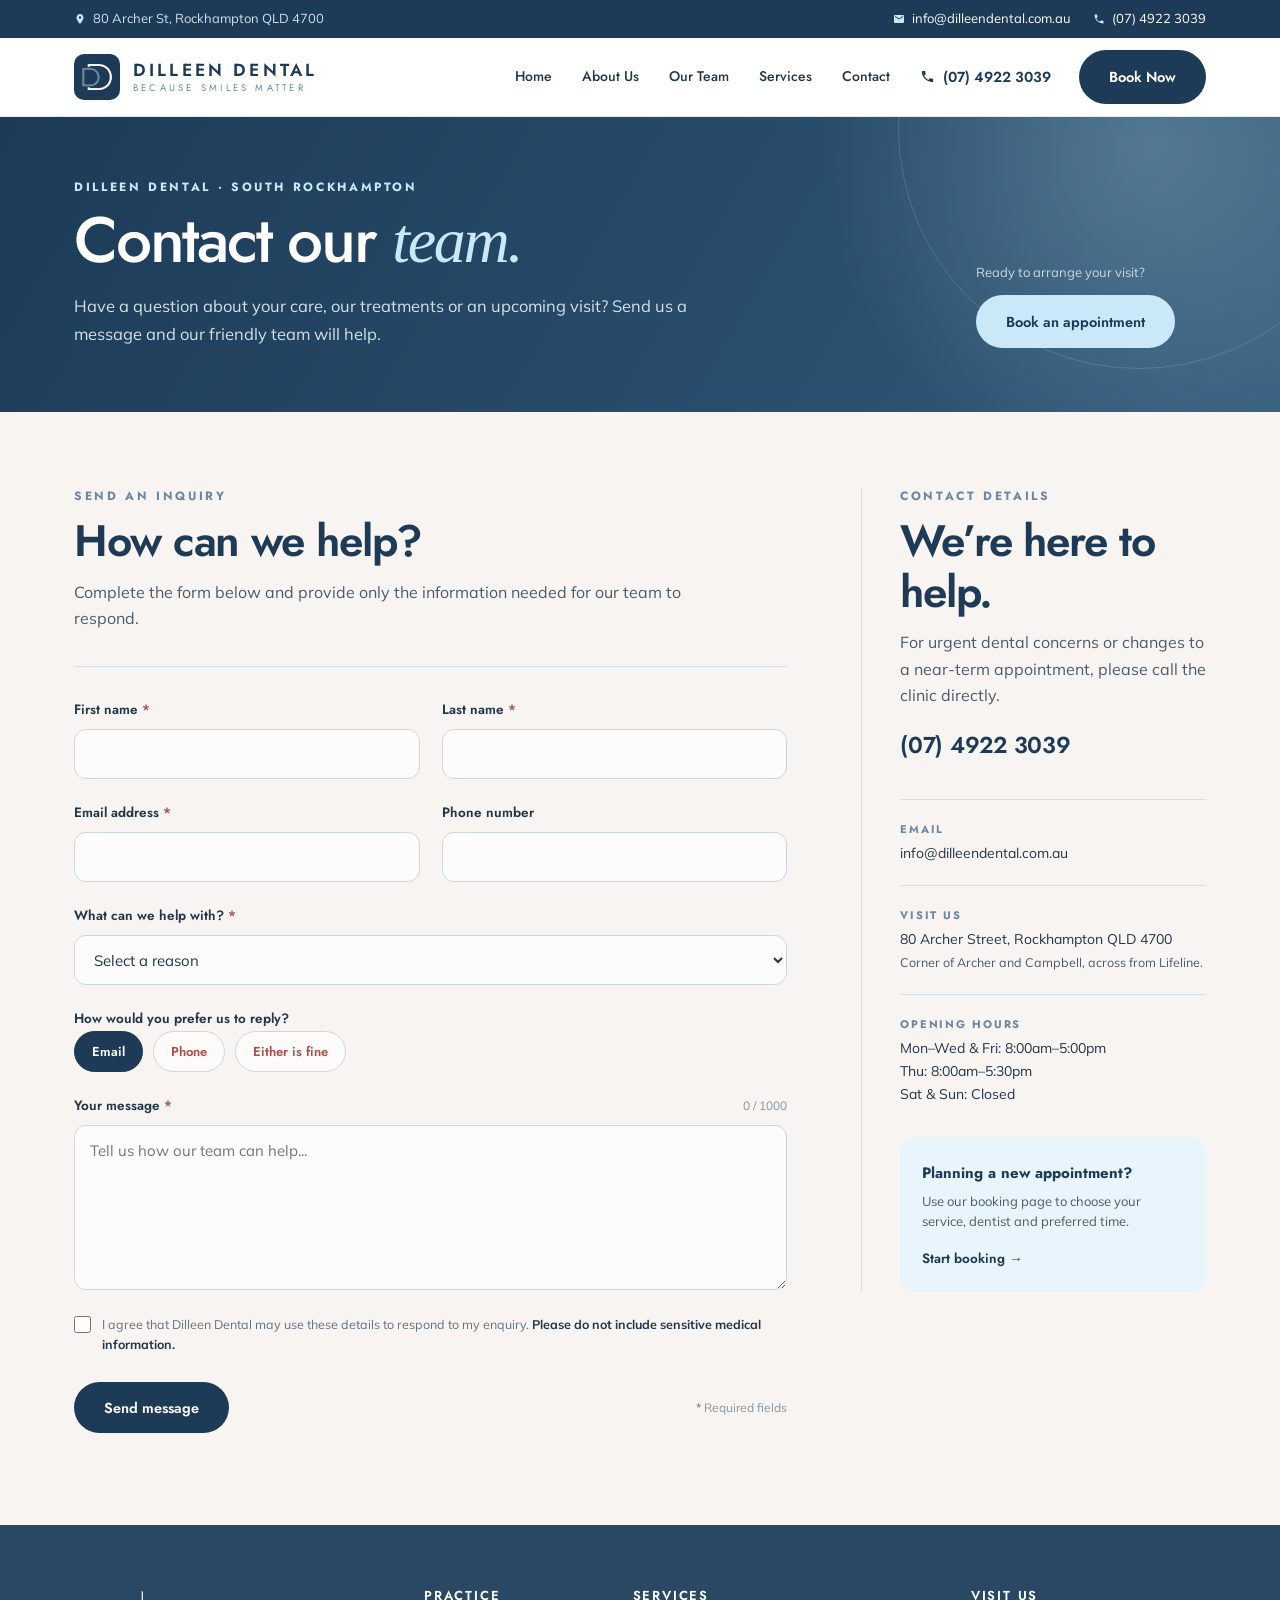
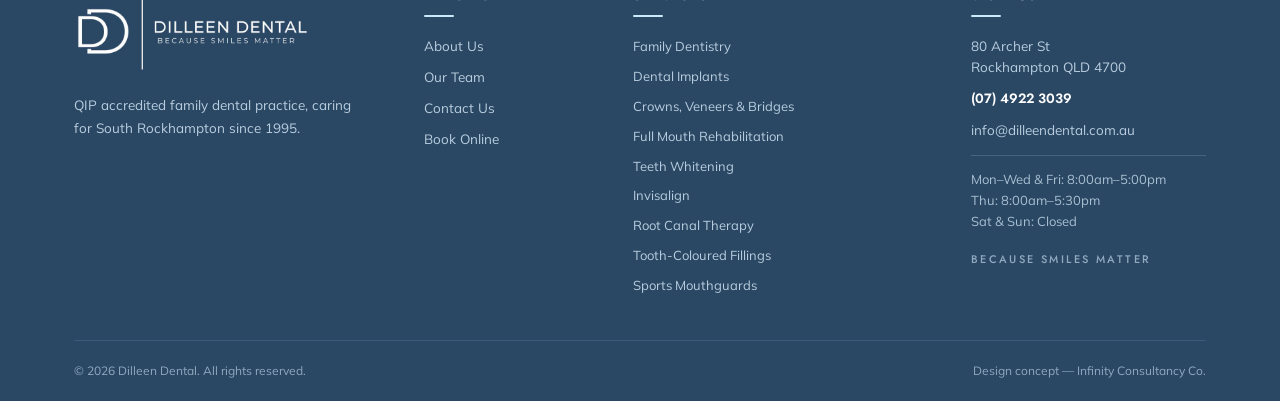
<file: contact-team.html>
<!doctype html>
<html lang="en">
  <head>
    <meta charset="UTF-8" />
    <meta name="viewport" content="width=device-width, initial-scale=1.0" />
    <meta
      name="description"
      content="Contact the friendly Dilleen Dental team in Rockhampton for general enquiries, treatment questions and patient support."
    />
    <title>Contact Our Team | Dilleen Dental</title>

    <link rel="preconnect" href="https://fonts.googleapis.com" />
    <link rel="preconnect" href="https://fonts.gstatic.com" crossorigin />
    <link
      href="https://fonts.googleapis.com/css2?family=Jost:wght@400;500;600;700&family=Mulish:wght@400;500;600;700&display=swap"
      rel="stylesheet"
    />
    <link rel="stylesheet" href="css/base.css" />
    <link rel="stylesheet" href="css/header.css" />
    <link rel="stylesheet" href="css/contact-team.css" />
    <link rel="stylesheet" href="css/footer.css" />
  </head>

  <body>
    <div id="top" class="topbar">
      <div class="wrap">
        <span class="tb-item"
          ><svg width="12" height="12" viewBox="0 0 24 24" fill="#c9e9f8">
            <path
              d="M12 2C8.1 2 5 5.1 5 9c0 5.2 7 13 7 13s7-7.8 7-13c0-3.9-3.1-7-7-7zm0 9.5A2.5 2.5 0 1 1 12 6.5a2.5 2.5 0 0 1 0 5z"
            /></svg
          >80 Archer St, Rockhampton QLD 4700</span
        >
        <span class="topbar-contact-group">
          <a class="tb-item tb-hide" href="mailto:info@dilleendental.com.au"
            ><svg width="12" height="12" viewBox="0 0 24 24" fill="#c9e9f8">
              <path
                d="M20 4H4a2 2 0 0 0-2 2v12a2 2 0 0 0 2 2h16a2 2 0 0 0 2-2V6a2 2 0 0 0-2-2zm0 4-8 5-8-5V6l8 5 8-5v2z"
              /></svg
            >info@dilleendental.com.au</a
          >
          <a class="tb-item" href="tel:0749223039"
            ><svg width="12" height="12" viewBox="0 0 24 24" fill="#c9e9f8">
              <path
                d="M6.6 10.8a15.5 15.5 0 0 0 6.6 6.6l2.2-2.2a1 1 0 0 1 1-.25 11.4 11.4 0 0 0 3.6.57 1 1 0 0 1 1 1V20a1 1 0 0 1-1 1A17 17 0 0 1 3 4a1 1 0 0 1 1-1h3.5a1 1 0 0 1 1 1 11.4 11.4 0 0 0 .57 3.6 1 1 0 0 1-.25 1z"
              /></svg
            >(07) 4922 3039</a
          >
        </span>
      </div>
    </div>

    <header id="hdr">
      <div class="wrap nav">
        <a class="logo" href="#top">
          <img
            src="[data-uri]"
            alt="Dilleen Dental monogram"
          />
          <span class="lt"
            ><b>DILLEEN DENTAL</b><span>BECAUSE SMILES MATTER</span></span
          >
        </a>
        <nav class="main" id="mainnav">
          <a href="index.html#top">Home</a>
          <a href="about-us.html#top">About Us</a>
          <a href="full-team.html#top">Our Team</a>
          <a href="services.html#top">Services</a>
          <a href="contact-team.html#top">Contact</a>
        </nav>
        <a class="h-phone" href="tel:0749223039"
          ><svg width="15" height="15" viewBox="0 0 24 24" fill="#1d3b57">
            <path
              d="M6.6 10.8a15.5 15.5 0 0 0 6.6 6.6l2.2-2.2a1 1 0 0 1 1-.25 11.4 11.4 0 0 0 3.6.57 1 1 0 0 1 1 1V20a1 1 0 0 1-1 1A17 17 0 0 1 3 4a1 1 0 0 1 1-1h3.5a1 1 0 0 1 1 1 11.4 11.4 0 0 0 .57 3.6 1 1 0 0 1-.25 1z"
            /></svg
          >(07) 4922 3039</a
        >
        <a class="btn navy" href="appointment.html#top">Book Now</a>
        <button class="burger" id="burger" aria-label="Menu">
          <span></span><span></span><span></span>
        </button>
      </div>
    </header>

    <main class="contact-page">
      <section class="contact-hero">
        <div class="wrap contact-hero__inner">
          <div>
            <p class="contact-eyebrow">Dilleen Dental · South Rockhampton</p>
            <h1>Contact our <em>team.</em></h1>
            <p>
              Have a question about your care, our treatments or an upcoming
              visit? Send us a message and our friendly team will help.
            </p>
          </div>

          <div class="contact-hero__action">
            <span>Ready to arrange your visit?</span>
            <a class="btn sky" href="appointment.html#top">Book an appointment</a>
          </div>
        </div>
      </section>

      <section class="contact-main" aria-labelledby="contact-form-title">
        <div class="wrap contact-layout">
          <div class="contact-form-panel">
            <div class="contact-heading">
              <p class="contact-eyebrow">Send an inquiry</p>
              <h2 id="contact-form-title">How can we help?</h2>
              <p>
                Complete the form below and provide only the information needed
                for our team to respond.
              </p>
            </div>

            <form id="contactForm" class="contact-form" novalidate>
              <div
                class="form-status"
                id="formStatus"
                role="alert"
                hidden
              ></div>

              <div class="form-grid">
                <div class="field">
                  <label for="firstName"
                    >First name <span aria-hidden="true">*</span></label
                  >
                  <input
                    id="firstName"
                    name="first_name"
                    type="text"
                    autocomplete="given-name"
                    required
                  />
                </div>

                <div class="field">
                  <label for="lastName"
                    >Last name <span aria-hidden="true">*</span></label
                  >
                  <input
                    id="lastName"
                    name="last_name"
                    type="text"
                    autocomplete="family-name"
                    required
                  />
                </div>

                <div class="field">
                  <label for="email"
                    >Email address <span aria-hidden="true">*</span></label
                  >
                  <input
                    id="email"
                    name="email"
                    type="email"
                    autocomplete="email"
                    required
                  />
                </div>

                <div class="field">
                  <label for="phone">Phone number</label>
                  <input
                    id="phone"
                    name="phone"
                    type="tel"
                    autocomplete="tel"
                  />
                </div>

                <div class="field field--full">
                  <label for="reason"
                    >What can we help with?
                    <span aria-hidden="true">*</span></label
                  >
                  <select id="reason" name="reason" required>
                    <option value="">Select a reason</option>
                    <option>General enquiry</option>
                    <option>Treatment or service question</option>
                    <option>Existing appointment</option>
                    <option>Patient records or documents</option>
                    <option>Accounts or payment enquiry</option>
                    <option>Feedback</option>
                    <option>Other</option>
                  </select>
                </div>

                <fieldset class="field field--full contact-preference">
                  <legend>How would you prefer us to reply?</legend>
                  <div class="contact-preference__options">
                    <label>
                      <input
                        type="radio"
                        name="reply_method"
                        value="Email"
                        checked
                      />
                      <span>Email</span>
                    </label>
                    <label>
                      <input type="radio" name="reply_method" value="Phone" />
                      <span>Phone</span>
                    </label>
                    <label>
                      <input type="radio" name="reply_method" value="Either" />
                      <span>Either is fine</span>
                    </label>
                  </div>
                </fieldset>

                <div class="field field--full">
                  <div class="field__label-row">
                    <label for="message"
                      >Your message <span aria-hidden="true">*</span></label
                    >
                    <span id="messageCount">0 / 1000</span>
                  </div>
                  <textarea
                    id="message"
                    name="message"
                    rows="6"
                    maxlength="1000"
                    placeholder="Tell us how our team can help..."
                    required
                  ></textarea>
                </div>
              </div>

              <label class="consent">
                <input type="checkbox" name="consent" required />
                <span>
                  I agree that Dilleen Dental may use these details to respond
                  to my enquiry.
                  <strong
                    >Please do not include sensitive medical
                    information.</strong
                  >
                </span>
              </label>

              <div class="form-footer">
                <button class="btn navy" type="submit">Send message</button>
                <p><span aria-hidden="true">*</span> Required fields</p>
              </div>
            </form>
          </div>

          <aside
            class="contact-details"
            aria-label="Dilleen Dental contact details"
          >
            <div class="contact-details__intro">
              <p class="contact-eyebrow">Contact details</p>
              <h2>We’re here to help.</h2>
              <p>
                For urgent dental concerns or changes to a near-term
                appointment, please call the clinic directly.
              </p>
              <a class="contact-phone" href="tel:0749223039">(07) 4922 3039</a>
            </div>

            <dl class="contact-list">
              <div>
                <dt>Email</dt>
                <dd>
                  <a href="mailto:info@dilleendental.com.au"
                    >info@dilleendental.com.au</a
                  >
                </dd>
              </div>
              <div>
                <dt>Visit us</dt>
                <dd>
                  80 Archer Street, Rockhampton QLD 4700<br />
                  <span
                    >Corner of Archer and Campbell, across from Lifeline.</span
                  >
                </dd>
              </div>
              <div>
                <dt>Opening hours</dt>
                <dd>
                  Mon–Wed &amp; Fri: 8:00am–5:00pm<br />
                  Thu: 8:00am–5:30pm<br />
                  Sat &amp; Sun: Closed
                </dd>
              </div>
            </dl>

            <div class="contact-note">
              <strong>Planning a new appointment?</strong>
              <p>
                Use our booking page to choose your service, dentist and
                preferred time.
              </p>
              <a href="appointment.html"
                >Start booking <span aria-hidden="true">→</span></a
              >
            </div>
          </aside>
        </div>
      </section>
    </main>

    <footer>
      <div class="wrap">
        <div class="top">
          <div>
            <img
              class="lockup"
              src="[data-uri]"
              alt="Dilleen Dental — Because Smiles Matter"
            />
            <p class="footer-intro">
              QIP accredited family dental practice, caring for South
              Rockhampton since 1995.
            </p>
          </div>
          <div>
            <h4>Practice</h4>
            <ul>
              <li>
                <a href="about-us.html#top">About Us</a>
              </li>
              <li>
                <a href="full-team.html#top">Our Team</a>
              </li>
              <li>
                <a href="contact-team.html#top"
                  >Contact Us</a
                >
              </li>
              <li>
                <a href="appointment.html#top"
                  >Book Online</a
                >
              </li>
            </ul>
          </div>
          <div>
            <h4>Services</h4>

            <ul class="footer-services">
              <li>
                <a href="services.html#family-dentistry">Family Dentistry</a>
              </li>

              <li>
                <a href="services.html#dental-implants">Dental Implants</a>
              </li>

              <li>
                <a href="services.html#crowns-veneers">
                  Crowns, Veneers &amp; Bridges
                </a>
              </li>

              <li>
                <a href="services.html#full-mouth-rehabilitation">
                  Full Mouth Rehabilitation
                </a>
              </li>

              <li>
                <a href="services.html#teeth-whitening">Teeth Whitening</a>
              </li>

              <li>
                <a href="services.html#invisalign">Invisalign</a>
              </li>

              <li>
                <a href="services.html#root-canal-therapy">
                  Root Canal Therapy
                </a>
              </li>

              <li>
                <a href="services.html#tooth-coloured-fillings">
                  Tooth-Coloured Fillings
                </a>
              </li>

              <li>
                <a href="services.html#sports-mouthguards">
                  Sports Mouthguards
                </a>
              </li>
            </ul>
          </div>
          <div>
            <h4>Visit Us</h4>
            <ul>
              <li>80 Archer St<br />Rockhampton QLD 4700</li>
              <li><a href="tel:0749223039">(07) 4922 3039</a></li>
              <li>
                <a href="mailto:info@dilleendental.com.au"
                  >info@dilleendental.com.au</a
                >
              </li>
              <li class="footer-hours">
                Mon–Wed &amp; Fri: 8:00am–5:00pm<br />
                Thu: 8:00am–5:30pm<br />
                Sat &amp; Sun: Closed
              </li>
            </ul>
            <div class="tag">Because Smiles Matter</div>
          </div>
        </div>
        <div class="base">
          <span>© 2026 Dilleen Dental. All rights reserved.</span>
          <span>Design concept — Infinity Consultancy Co.</span>
        </div>
      </div>
    </footer>

    <script>
      const header = document.getElementById("hdr");
      const burger = document.getElementById("burger");
      const form = document.getElementById("contactForm");
      const status = document.getElementById("formStatus");
      const message = document.getElementById("message");
      const messageCount = document.getElementById("messageCount");

      document.getElementById("year").textContent = new Date().getFullYear();

      window.addEventListener("scroll", () => {
        header.classList.toggle("scrolled", window.scrollY > 10);
      });

      burger.addEventListener("click", () => {
        const isOpen = document.body.classList.toggle("menuopen");
        burger.setAttribute("aria-expanded", String(isOpen));
        burger.setAttribute("aria-label", isOpen ? "Close menu" : "Open menu");
      });

      message.addEventListener("input", () => {
        messageCount.textContent = `${message.value.length} / 1000`;
      });

      form.addEventListener("submit", (event) => {
        event.preventDefault();
        status.hidden = false;

        if (!form.checkValidity()) {
          status.className = "form-status is-error";
          status.textContent =
            "Please complete the required fields before sending.";
          form.reportValidity();
          return;
        }

        status.className = "form-status is-success";
        status.textContent =
          "Your form is ready. Connect it to your email or website form handler to receive enquiries.";
        status.scrollIntoView({ behavior: "smooth", block: "nearest" });
      });
    </script>
  </body>
</html>
</file>
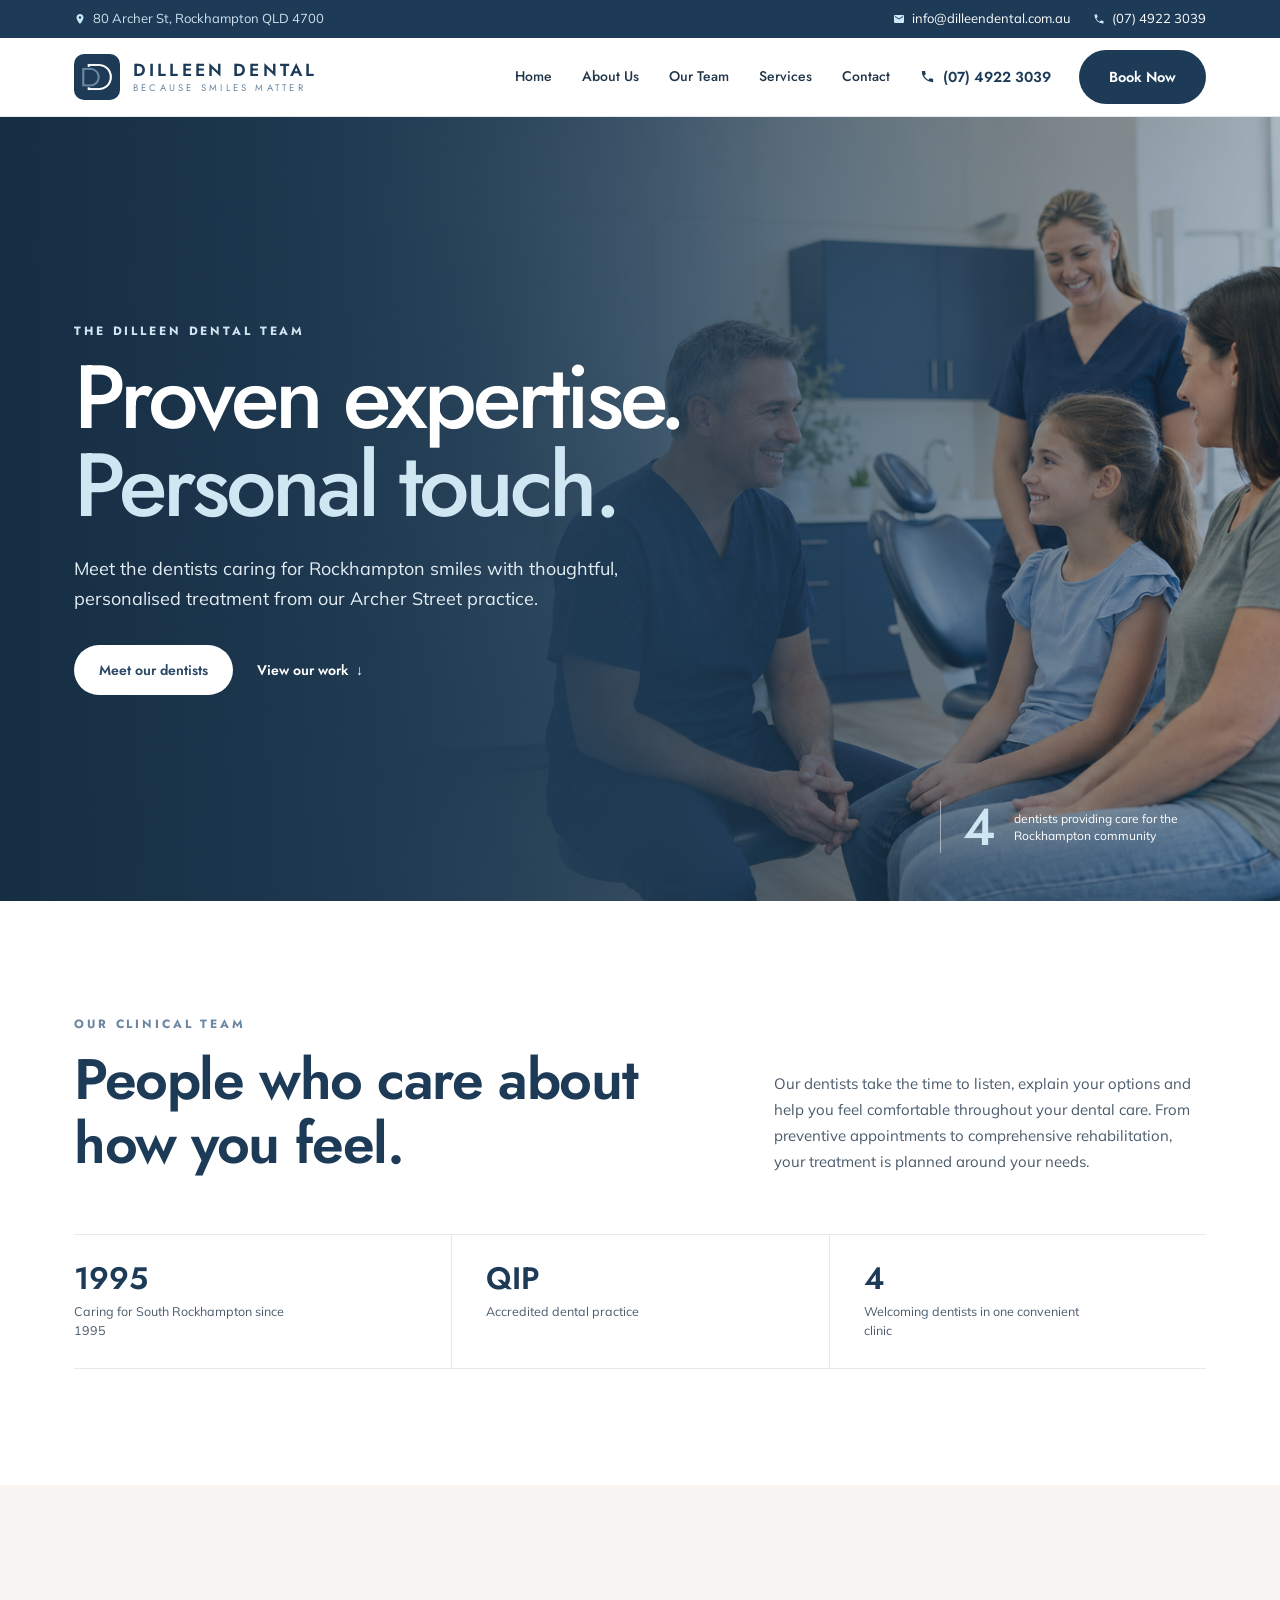
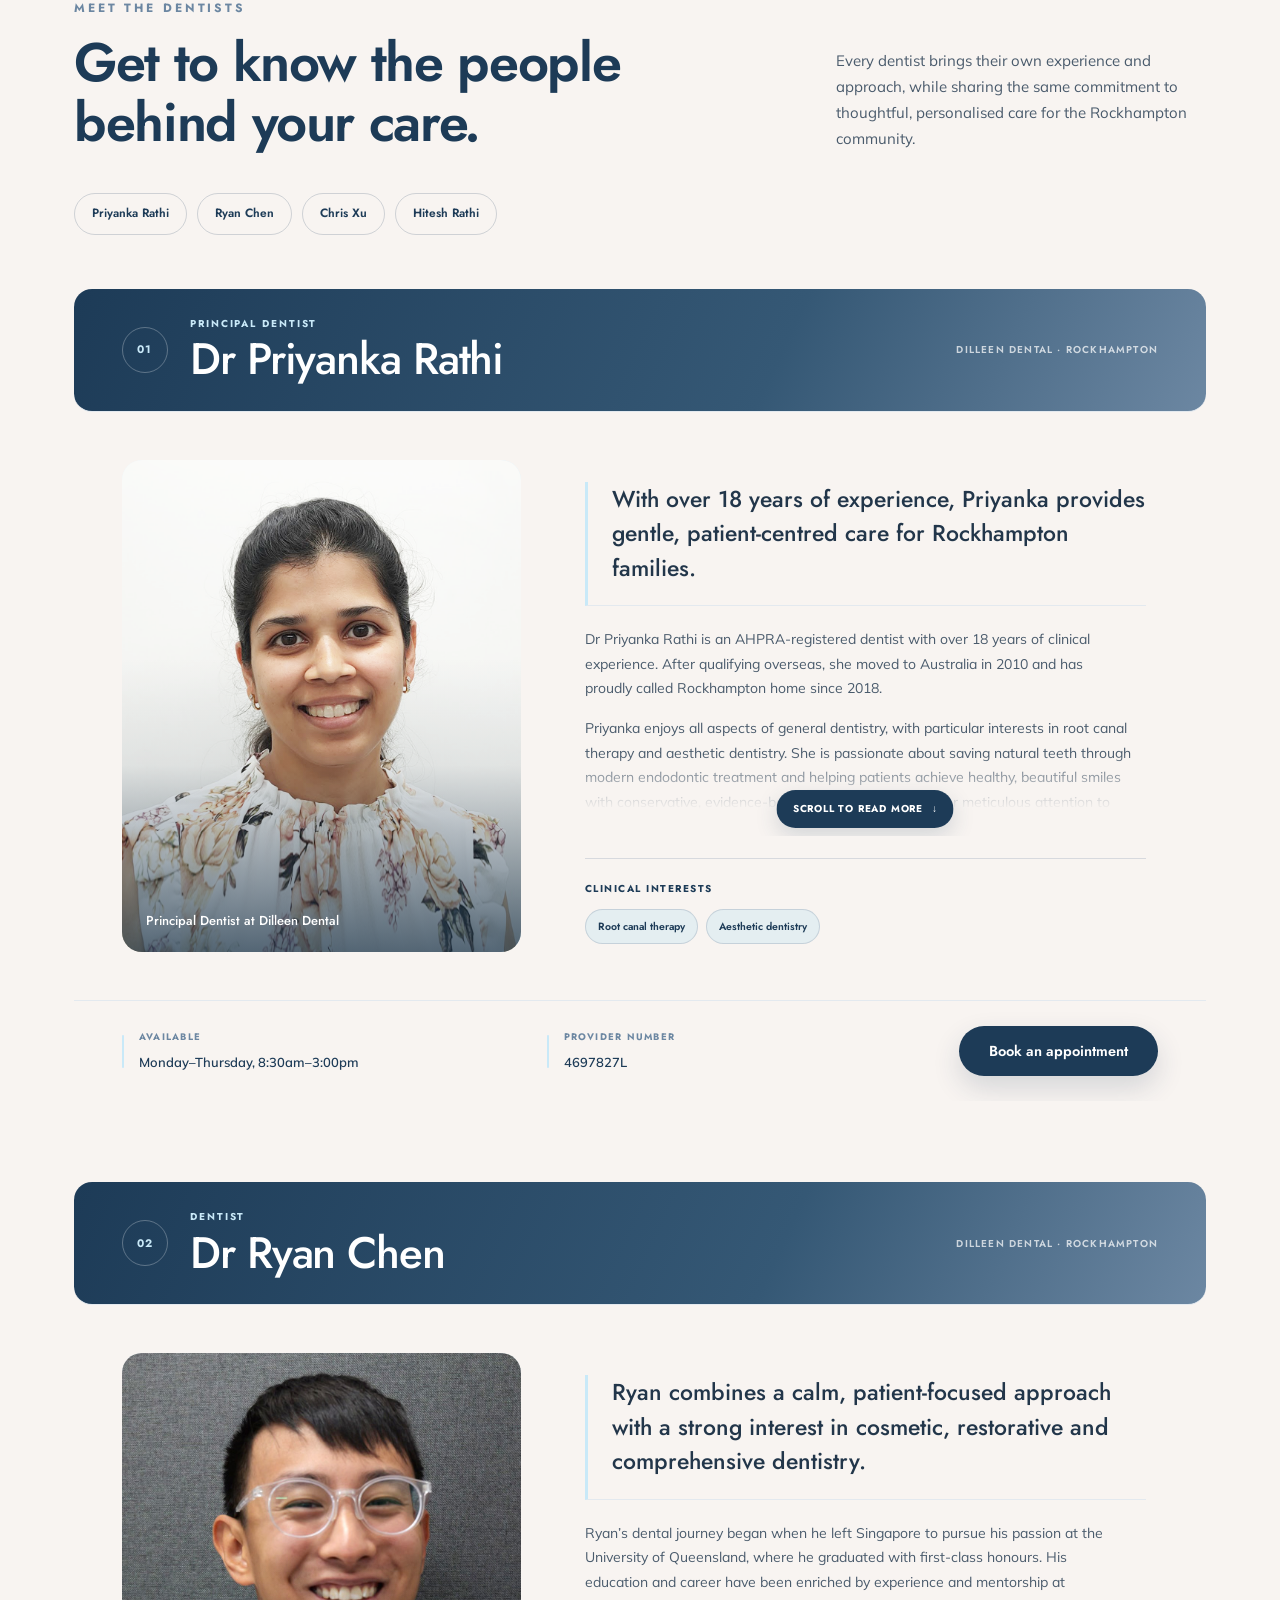
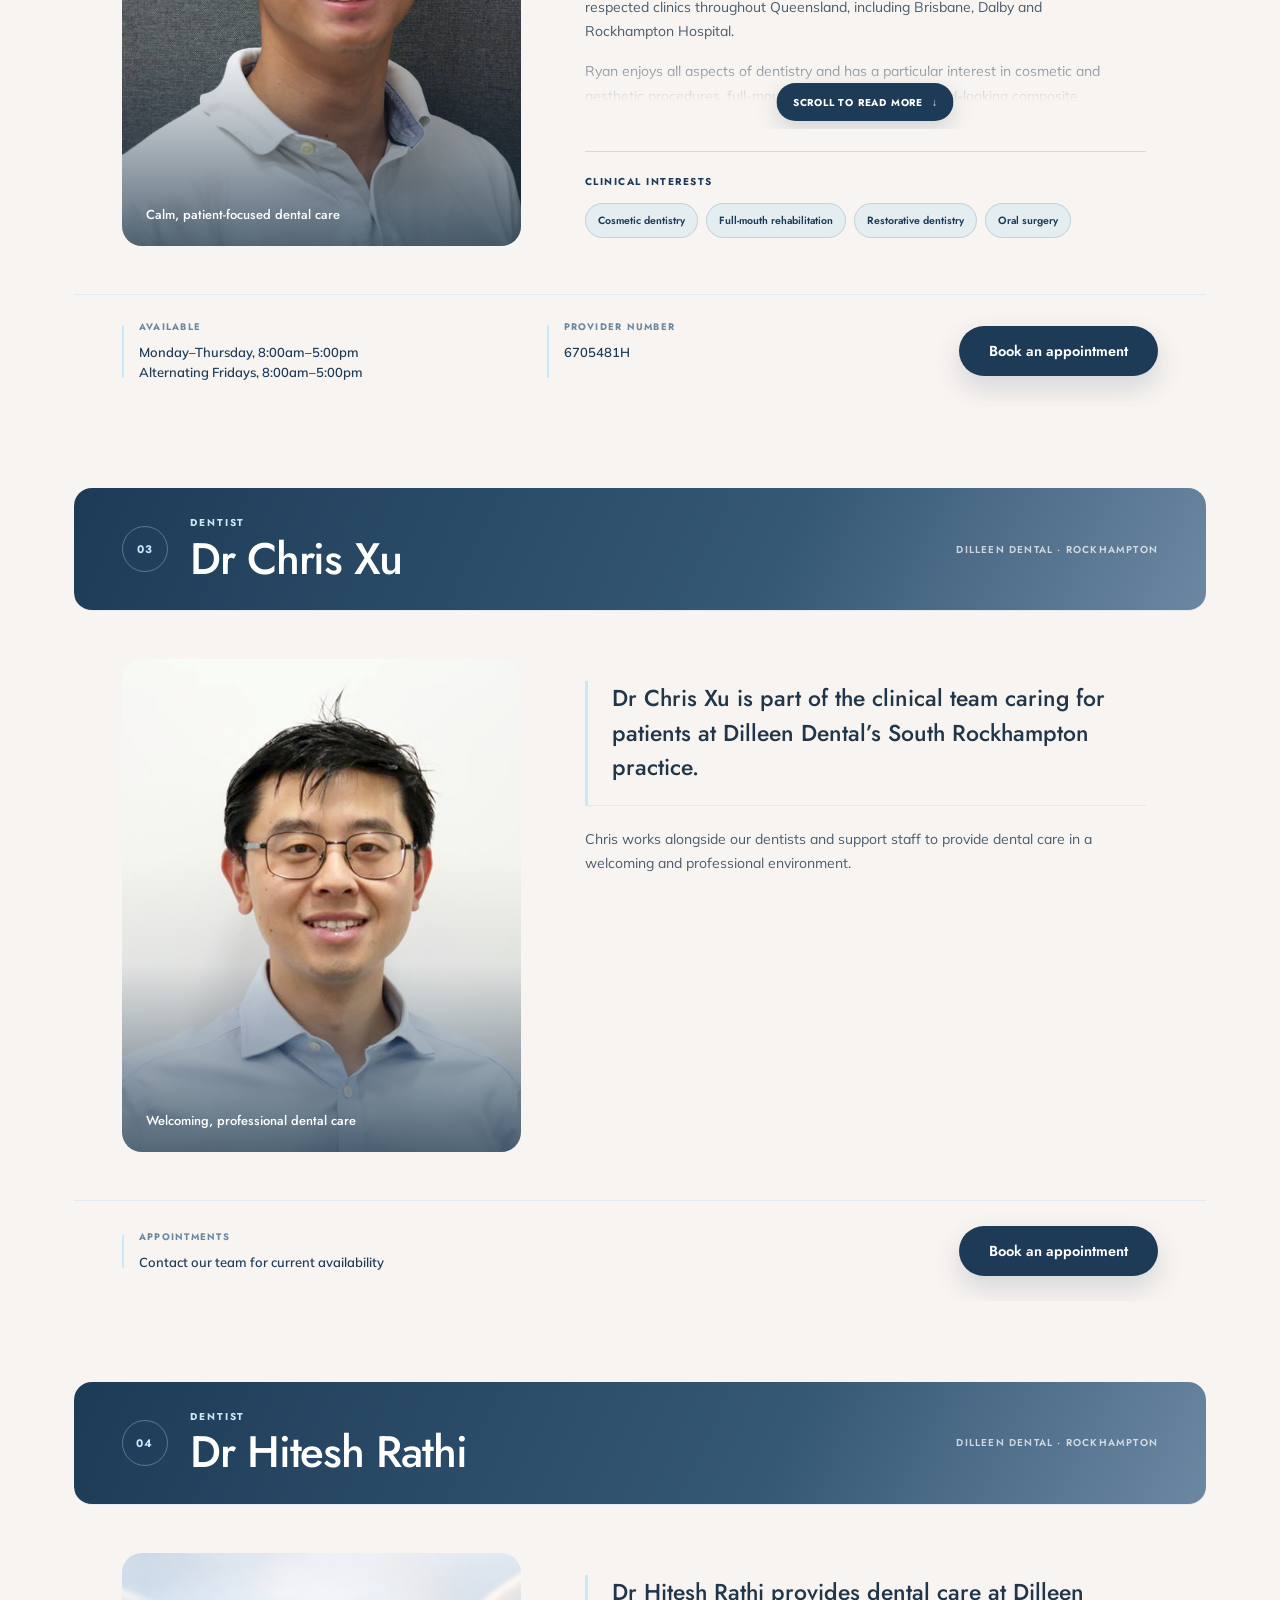
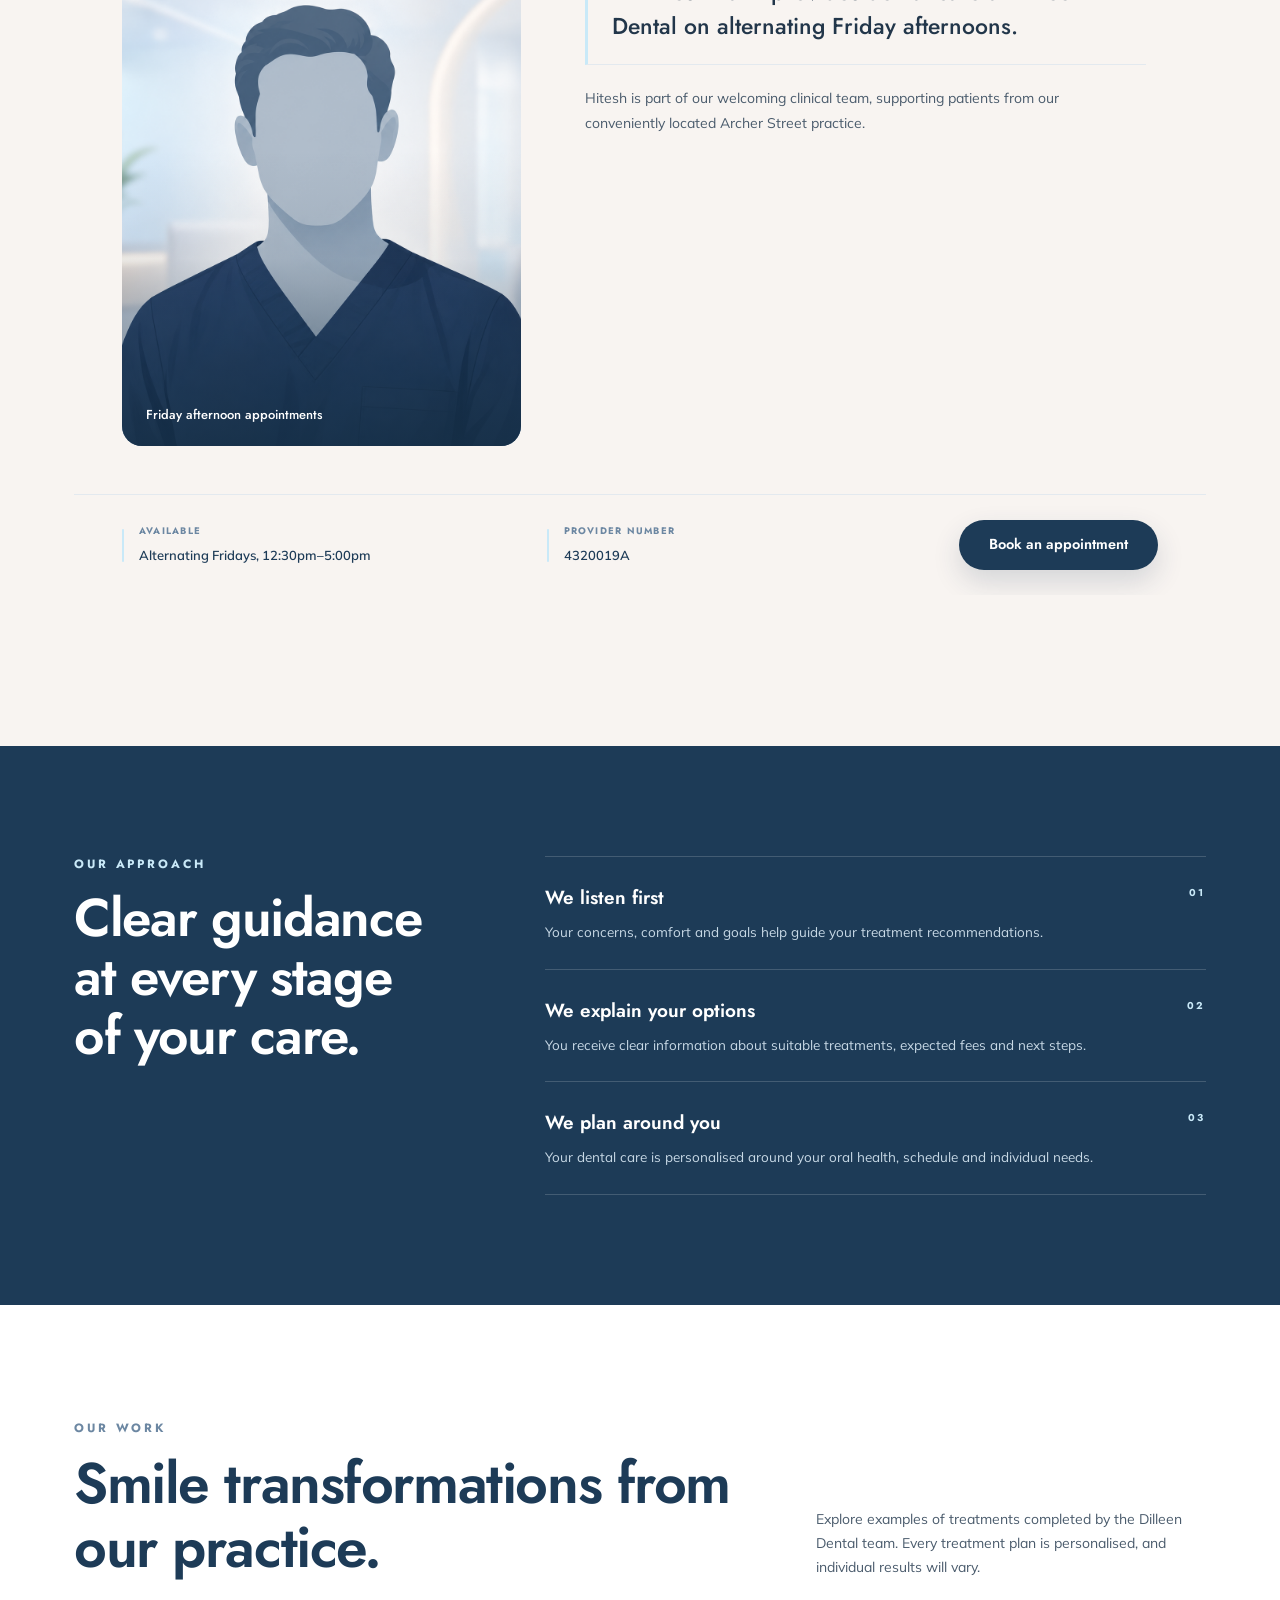
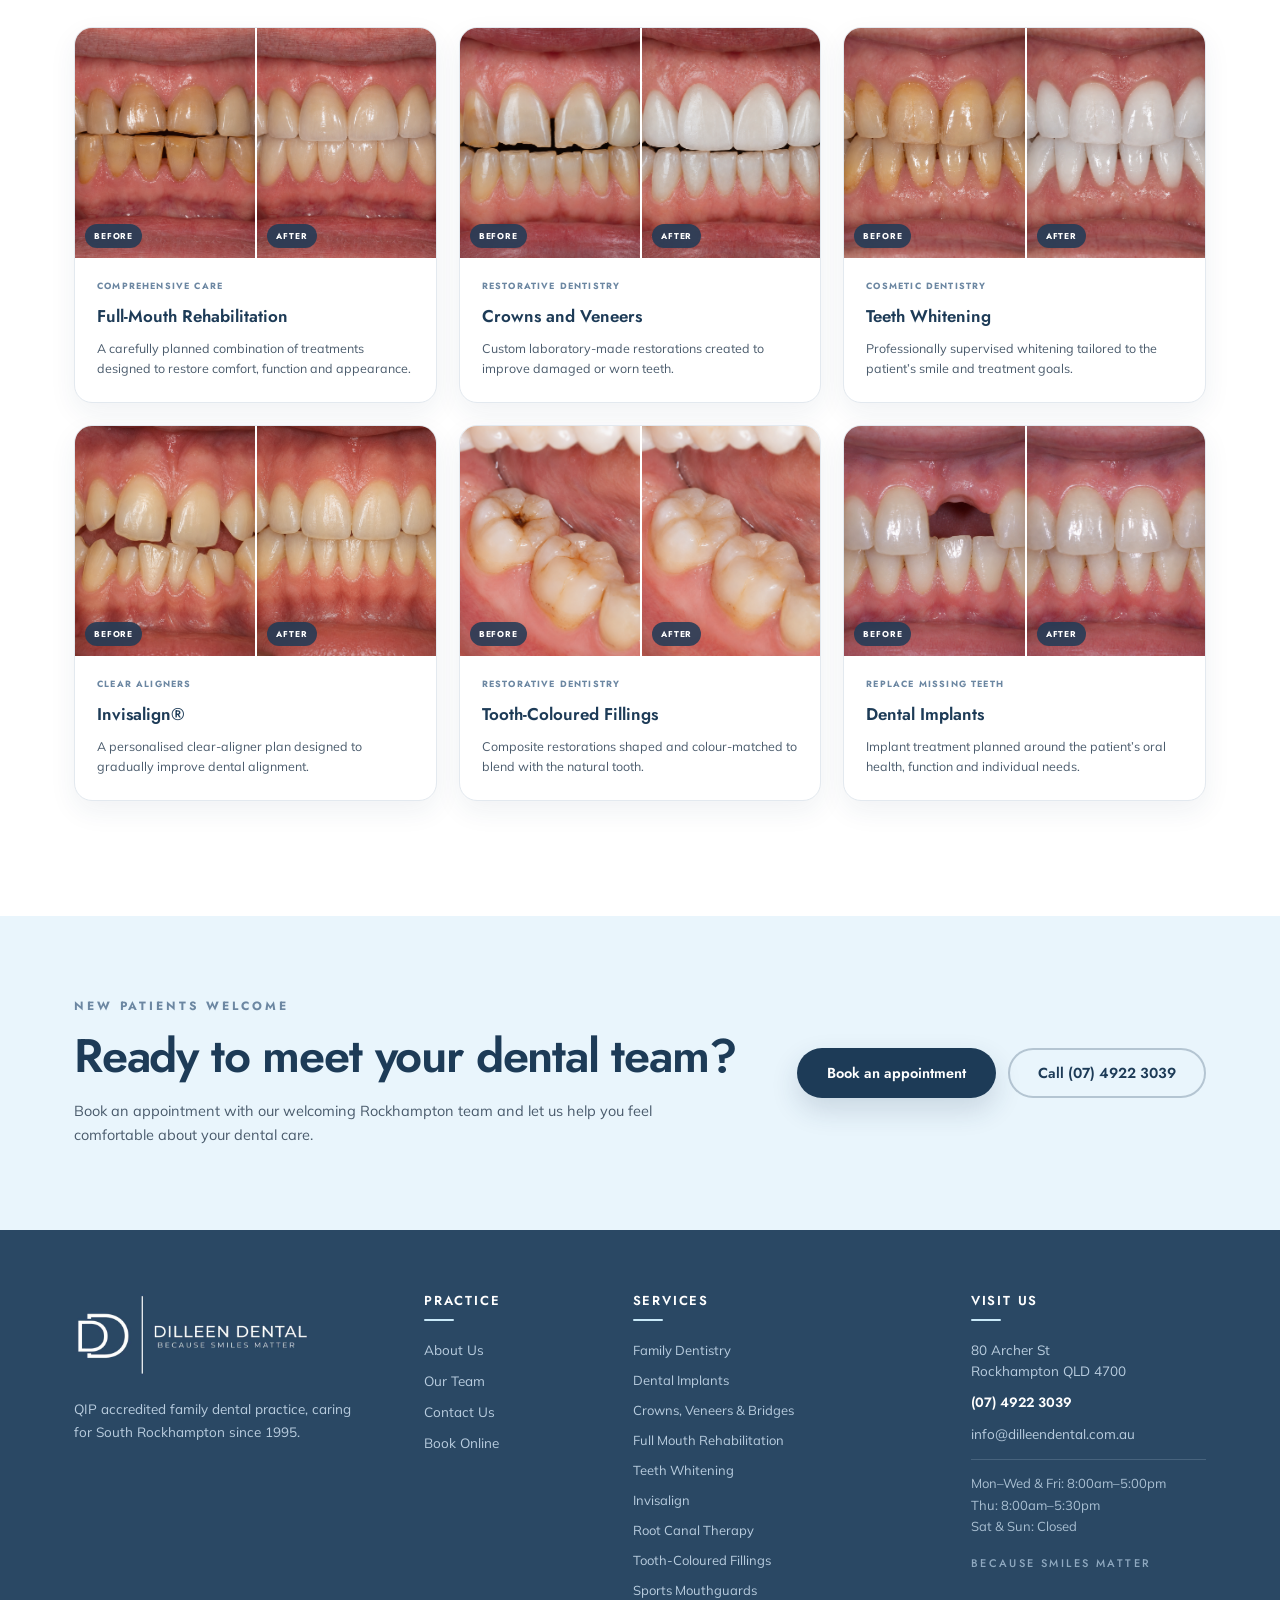
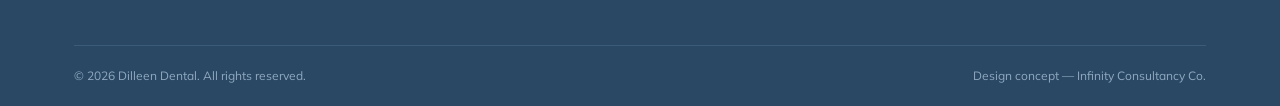
<file: full-team.html>
<!doctype html>

<html lang="en">
    <head>
      <meta charset="UTF-8" />
      <meta name="viewport" content="width=device-width, initial-scale=1.0" />
      <meta
        name="description"
        content="Meet the Dilleen Dental team providing thoughtful, personalised dental care for the Rockhampton community."
      />
      <title>Our Team | Dilleen Dental</title>

      <link
        rel="icon"
        href="[data-uri]"
      />

      <link rel="preconnect" href="https://fonts.googleapis.com" />
      <link rel="preconnect" href="https://fonts.gstatic.com" crossorigin />
      <link
        href="https://fonts.googleapis.com/css2?family=Jost:wght@400;500;600&family=Mulish:wght@400;500;600;700&display=swap"
        rel="stylesheet"
      />

      <link rel="stylesheet" href="css/base.css" />
      <link rel="stylesheet" href="css/header.css" />
      <link rel="stylesheet" href="css/full-team.css" />
      <link rel="stylesheet" href="css/footer.css" />
    </head>

    <body>
      <div id="top" class="topbar">
        <div class="wrap">
          <span class="tb-item"
            ><svg width="12" height="12" viewBox="0 0 24 24" fill="#c9e9f8">
              <path
                d="M12 2C8.1 2 5 5.1 5 9c0 5.2 7 13 7 13s7-7.8 7-13c0-3.9-3.1-7-7-7zm0 9.5A2.5 2.5 0 1 1 12 6.5a2.5 2.5 0 0 1 0 5z"
              /></svg
            >80 Archer St, Rockhampton QLD 4700</span
          >
          <span class="topbar-contact-group">
            <a class="tb-item tb-hide" href="mailto:info@dilleendental.com.au"
              ><svg width="12" height="12" viewBox="0 0 24 24" fill="#c9e9f8">
                <path
                  d="M20 4H4a2 2 0 0 0-2 2v12a2 2 0 0 0 2 2h16a2 2 0 0 0 2-2V6a2 2 0 0 0-2-2zm0 4-8 5-8-5V6l8 5 8-5v2z"
                /></svg
              >info@dilleendental.com.au</a
            >
            <a class="tb-item" href="tel:0749223039"
              ><svg width="12" height="12" viewBox="0 0 24 24" fill="#c9e9f8">
                <path
                  d="M6.6 10.8a15.5 15.5 0 0 0 6.6 6.6l2.2-2.2a1 1 0 0 1 1-.25 11.4 11.4 0 0 0 3.6.57 1 1 0 0 1 1 1V20a1 1 0 0 1-1 1A17 17 0 0 1 3 4a1 1 0 0 1 1-1h3.5a1 1 0 0 1 1 1 11.4 11.4 0 0 0 .57 3.6 1 1 0 0 1-.25 1z"
                /></svg
              >(07) 4922 3039</a
            >
          </span>
        </div>
      </div>

      <header id="hdr">
        <div class="wrap nav">
          <a class="logo" href="#top">
            <img
              src="[data-uri]"
              alt="Dilleen Dental monogram"
            />
            <span class="lt"
              ><b>DILLEEN DENTAL</b><span>BECAUSE SMILES MATTER</span></span
            >
          </a>
          <nav class="main" id="mainnav">
            <a href="index.html#top">Home</a>
            <a href="about-us.html#top">About Us</a>
            <a href="full-team.html#top">Our Team</a>
            <a href="services.html#top">Services</a>
            <a href="contact-team.html">Contact</a>
          </nav>
          <a class="h-phone" href="tel:0749223039"
            ><svg width="15" height="15" viewBox="0 0 24 24" fill="#1d3b57">
              <path
                d="M6.6 10.8a15.5 15.5 0 0 0 6.6 6.6l2.2-2.2a1 1 0 0 1 1-.25 11.4 11.4 0 0 0 3.6.57 1 1 0 0 1 1 1V20a1 1 0 0 1-1 1A17 17 0 0 1 3 4a1 1 0 0 1 1-1h3.5a1 1 0 0 1 1 1 11.4 11.4 0 0 0 .57 3.6 1 1 0 0 1-.25 1z"
              /></svg
            >(07) 4922 3039</a
          >
          <a
            class="btn navy"
            href="https://dilleendental.com.au/online-booking/"
            >Book Now</a
          >
          <button class="burger" id="burger" aria-label="Menu">
            <span></span><span></span><span></span>
          </button>
        </div>
      </header>
      <main class="full-team-page">
        <!-- ========================================
       TEAM HERO
  ========================================= -->

        <section class="page-hero">
          <div class="page-hero__media">
            <img
              src="images/who-we-are-bg.png"
              alt="The Dilleen Dental team at the Rockhampton clinic"
            />
          </div>

          <div class="page-hero__overlay" aria-hidden="true"></div>

          <div class="wrap page-hero__content">
            <p class="page-hero__eyebrow">The Dilleen Dental Team</p>

            <h1>Proven expertise.<br /><em>Personal touch.</em></h1>

            <p class="page-hero__description">
              Meet the dentists caring for Rockhampton smiles with thoughtful,
              personalised treatment from our Archer Street practice.
            </p>

            <div class="page-hero__actions">
              <a class="page-hero__button" href="#our-dentists">
                Meet our dentists
              </a>

              <a class="page-hero__link" href="#smile-gallery">
                View our work <span>↓</span>
              </a>
            </div>
          </div>

          <div class="page-hero__stat">
            <strong class="page-hero__stat-number">4</strong>
            <span class="page-hero__stat-text">
              dentists providing care for the Rockhampton community
            </span>
          </div>
        </section>

        <!-- ========================================
       TEAM INTRODUCTION
  ========================================= -->

        <section class="team-overview">
          <div class="wrap">
            <div class="team-overview__heading rv">
              <div>
                <p class="ft-eyebrow">Our clinical team</p>
                <h2>People who care about how you feel.</h2>
              </div>

              <p>
                Our dentists take the time to listen, explain your options and
                help you feel comfortable throughout your dental care. From
                preventive appointments to comprehensive rehabilitation, your
                treatment is planned around your needs.
              </p>
            </div>

            <div class="team-overview__facts rv">
              <div class="team-fact">
                <strong>1995</strong>
                <span>Caring for South Rockhampton since 1995</span>
              </div>

              <div class="team-fact">
                <strong>QIP</strong>
                <span>Accredited dental practice</span>
              </div>

              <div class="team-fact">
                <strong>4</strong>
                <span>Welcoming dentists in one convenient clinic</span>
              </div>
            </div>
          </div>
        </section>

        <!-- ========================================
       DENTIST PROFILES
  ========================================= -->

        <section class="team-profiles" id="our-dentists">
          <div class="wrap">
            <div class="team-profiles__intro rv">
              <div class="team-profiles__heading">
                <p class="ft-eyebrow">Meet the dentists</p>
                <h2>Get to know the people behind your care.</h2>
              </div>

              <p class="team-profiles__summary">
                Every dentist brings their own experience and approach, while
                sharing the same commitment to thoughtful, personalised care
                for the Rockhampton community.
              </p>
            </div>

            <nav class="team-profile-nav rv" aria-label="Dentist profiles">
              <a href="#dr-priyanka-rathi">Priyanka Rathi</a>
              <a href="#dr-ryan-chen">Ryan Chen</a>
              <a href="#dr-chris-xu">Chris Xu</a>
              <a href="#dr-hitesh-rathi">Hitesh Rathi</a>
            </nav>

            <div class="doctor-profiles">
              
              <!-- DR PRIYANKA RATHI -->

              <article
                class="doctor-profile"
                id="dr-priyanka-rathi"
                aria-labelledby="dr-priyanka-rathi-name"
              >
                <header class="doctor-profile__header">
                  <span class="doctor-profile__number" aria-hidden="true">01</span>
                  <div>
                    <p class="doctor-profile__role">Principal Dentist</p>
                    <h3 id="dr-priyanka-rathi-name">Dr Priyanka Rathi</h3>
                  </div>
                  <span class="doctor-profile__location">
                    Dilleen Dental · Rockhampton
                  </span>
                </header>

                <div class="doctor-profile__body">
                  <figure class="doctor-profile__photo">
                    <img
                      src="images/dr-priyanka-2.png"
                      alt="Dr Priyanka Rathi, Principal Dentist at Dilleen Dental"
                      loading="lazy"
                    />
                    <figcaption>Principal Dentist at Dilleen Dental</figcaption>
                  </figure>

                  <div class="doctor-profile__content">
                    <p class="doctor-profile__lead">
                      With over 18 years of experience, Priyanka provides gentle,
                      patient-centred care for Rockhampton families.
                    </p>

                    <div class="doctor-profile__bio-shell">
                      <div
                        class="doctor-profile__bio"
                        id="dr-priyanka-rathi-bio"
                        tabindex="0"
                      >
                        <p>
                          Dr Priyanka Rathi is an AHPRA-registered dentist with
                          over 18 years of clinical experience. After qualifying
                          overseas, she moved to Australia in 2010 and has
                          proudly called Rockhampton home since 2018.
                        </p>

                        <p>
                          Priyanka enjoys all aspects of general dentistry, with
                          particular interests in root canal therapy and aesthetic
                          dentistry. She is passionate about saving natural teeth
                          through modern endodontic treatment and helping patients
                          achieve healthy, beautiful smiles with conservative,
                          evidence-based cosmetic dentistry. Her meticulous
                          attention to detail and commitment to excellence ensure
                          that every treatment is tailored to the individual needs
                          and goals of her patients.
                        </p>

                        <p>
                          Known for her gentle, compassionate and ethical approach,
                          Priyanka is especially experienced in caring for children
                          and anxious patients. She believes that every dental
                          visit should be a positive experience and takes the time
                          to listen, explain treatment options clearly and help
                          patients feel relaxed and confident throughout their
                          care.
                        </p>

                        <p>
                          Committed to lifelong learning, Priyanka regularly
                          undertakes continuing professional development to stay
                          up to date with the latest advances in dentistry. She is
                          passionate about delivering modern, evidence-based
                          treatment while building long-lasting relationships
                          founded on trust, honesty and exceptional care.
                        </p>

                        <p>
                          Outside the clinic, Priyanka enjoys spending time with
                          her family and is a proud mum of two children. She loves
                          cheering on her children at their weekend sporting
                          events, catching up with family and friends, and
                          expressing her creativity through art and craft. She
                          values being part of the Rockhampton community and is
                          passionate about helping local families achieve healthy,
                          confident smiles.
                        </p>
                      </div>

                      <button
                        class="doctor-profile__bio-scroll"
                        type="button"
                        aria-controls="dr-priyanka-rathi-bio"
                        aria-label="Scroll down to read more about Dr Priyanka Rathi"
                        hidden
                      >
                        <span>Scroll to read more</span>
                        <span aria-hidden="true">↓</span>
                      </button>
                    </div>

                    <div class="doctor-profile__services">
                      <p>Clinical interests</p>
                      <div class="doctor-profile__interests">
                        <span>Root canal therapy</span>
                        <span>Aesthetic dentistry</span>
                      </div>
                    </div>
                  </div>
                </div>

                <footer class="doctor-profile__footer">
                  <dl class="doctor-profile__details">
                    <div>
                      <dt>Available</dt>
                      <dd>Monday–Thursday, 8:30am–3:00pm</dd>
                    </div>
                    <div>
                      <dt>Provider number</dt>
                      <dd>4697827L</dd>
                    </div>
                  </dl>

                  <a
                    class="ft-button ft-button--navy"
                    href="appointment.html#top"
                  >
                    Book an appointment
                  </a>
                </footer>
              </article>


              <!-- DR RYAN CHEN -->

              <article
                class="doctor-profile"
                id="dr-ryan-chen"
                aria-labelledby="dr-ryan-chen-name"
              >
                <header class="doctor-profile__header">
                  <span class="doctor-profile__number" aria-hidden="true">02</span>
                  <div>
                    <p class="doctor-profile__role">Dentist</p>
                    <h3 id="dr-ryan-chen-name">Dr Ryan Chen</h3>
                  </div>
                  <span class="doctor-profile__location">
                    Dilleen Dental · Rockhampton
                  </span>
                </header>

                <div class="doctor-profile__body">
                  <figure class="doctor-profile__photo">
                    <img
                      src="images/dr.ryan.jpg"
                      alt="Dr Ryan Chen, Dentist at Dilleen Dental"
                      loading="lazy"
                    />
                    <figcaption>Calm, patient-focused dental care</figcaption>
                  </figure>

                  <div class="doctor-profile__content">
                    <p class="doctor-profile__lead">
                      Ryan combines a calm, patient-focused approach with a
                      strong interest in cosmetic, restorative and comprehensive
                      dentistry.
                    </p>

                    <div class="doctor-profile__bio-shell">
                      <div
                        class="doctor-profile__bio"
                        id="dr-ryan-chen-bio"
                        tabindex="0"
                      >
                        <p>
                          Ryan’s dental journey began when he left Singapore to
                          pursue his passion at the University of Queensland,
                          where he graduated with first-class honours. His
                          education and career have been enriched by experience
                          and mentorship at respected clinics throughout
                          Queensland, including Brisbane, Dalby and Rockhampton
                          Hospital.
                        </p>

                        <p>
                          Ryan enjoys all aspects of dentistry and has a particular
                          interest in cosmetic and aesthetic procedures, full-mouth
                          rehabilitation and natural-looking composite
                          restorations. He is also committed to continuing
                          education in oral surgery, with a focus on making
                          extractions as comfortable and efficient as possible.
                        </p>

                        <p>
                          Outside dentistry, Ryan enjoys football, fishing,
                          camping, travelling and recreating dishes inspired by
                          his culinary adventures.
                        </p>
                      </div>

                      <button
                        class="doctor-profile__bio-scroll"
                        type="button"
                        aria-controls="dr-ryan-chen-bio"
                        aria-label="Scroll down to read more about Dr Ryan Chen"
                        hidden
                      >
                        <span>Scroll to read more</span>
                        <span aria-hidden="true">↓</span>
                      </button>
                    </div>

                    <div class="doctor-profile__services">
                      <p>Clinical interests</p>
                      <div class="doctor-profile__interests">
                        <span>Cosmetic dentistry</span>
                        <span>Full-mouth rehabilitation</span>
                        <span>Restorative dentistry</span>
                        <span>Oral surgery</span>
                      </div>
                    </div>
                  </div>
                </div>

                <footer class="doctor-profile__footer">
                  <dl class="doctor-profile__details">
                    <div>
                      <dt>Available</dt>
                      <dd>
                        Monday–Thursday, 8:00am–5:00pm<br />
                        Alternating Fridays, 8:00am–5:00pm
                      </dd>
                    </div>
                    <div>
                      <dt>Provider number</dt>
                      <dd>6705481H</dd>
                    </div>
                  </dl>

                  <a
                    class="ft-button ft-button--navy"
                    href="appointment.html#top"
                  >
                    Book an appointment
                  </a>
                </footer>
              </article>

              <!-- DR CHRIS XU -->

              <article
                class="doctor-profile"
                id="dr-chris-xu"
                aria-labelledby="dr-chris-xu-name"
              >
                <header class="doctor-profile__header">
                  <span class="doctor-profile__number" aria-hidden="true">03</span>
                  <div>
                    <p class="doctor-profile__role">Dentist</p>
                    <h3 id="dr-chris-xu-name">Dr Chris Xu</h3>
                  </div>
                  <span class="doctor-profile__location">
                    Dilleen Dental · Rockhampton
                  </span>
                </header>

                <div class="doctor-profile__body">
                  <figure class="doctor-profile__photo">
                    <img
                      src="images/dr-chris-2.png"
                      alt="Dr Chris Xu, Dentist at Dilleen Dental"
                      loading="lazy"
                    />
                    <figcaption>Welcoming, professional dental care</figcaption>
                  </figure>

                  <div class="doctor-profile__content">
                    <p class="doctor-profile__lead">
                      Dr Chris Xu is part of the clinical team caring for
                      patients at Dilleen Dental’s South Rockhampton practice.
                    </p>

                    <div class="doctor-profile__bio-shell">
                      <div
                        class="doctor-profile__bio"
                        id="dr-chris-xu-bio"
                        tabindex="0"
                      >
                        <p>
                          Chris works alongside our dentists and support staff to
                          provide dental care in a welcoming and professional
                          environment.
                        </p>
                      </div>

                      <button
                        class="doctor-profile__bio-scroll"
                        type="button"
                        aria-controls="dr-chris-xu-bio"
                        aria-label="Scroll down to read more about Dr Chris Xu"
                        hidden
                      >
                        <span>Scroll to read more</span>
                        <span aria-hidden="true">↓</span>
                      </button>
                    </div>

                    <!-- Add Dr Chris Xu’s approved biography, qualifications
                         and clinical interests here when supplied. -->
                  </div>
                </div>

                <footer class="doctor-profile__footer">
                  <dl class="doctor-profile__details">
                    <div>
                      <dt>Appointments</dt>
                      <dd>Contact our team for current availability</dd>
                    </div>
                  </dl>

                  <a
                    class="ft-button ft-button--navy"
                    href="appointment.html#top"
                  >
                    Book an appointment
                  </a>
                </footer>
              </article>

              <!-- DR HITESH RATHI -->

              <article
                class="doctor-profile"
                id="dr-hitesh-rathi"
                aria-labelledby="dr-hitesh-rathi-name"
              >
                <header class="doctor-profile__header">
                  <span class="doctor-profile__number" aria-hidden="true">04</span>
                  <div>
                    <p class="doctor-profile__role">Dentist</p>
                    <h3 id="dr-hitesh-rathi-name">Dr Hitesh Rathi</h3>
                  </div>
                  <span class="doctor-profile__location">
                    Dilleen Dental · Rockhampton
                  </span>
                </header>

                <div class="doctor-profile__body">
                  <figure class="doctor-profile__photo">
                    <img
                      src="images/dr-hetish.png"
                      alt="Dr Hitesh Rathi, Dentist at Dilleen Dental"
                      loading="lazy"
                    />
                    <figcaption>Friday afternoon appointments</figcaption>
                  </figure>

                  <div class="doctor-profile__content">
                    <p class="doctor-profile__lead">
                      Dr Hitesh Rathi provides dental care at Dilleen Dental on
                      alternating Friday afternoons.
                    </p>

                    <div class="doctor-profile__bio-shell">
                      <div
                        class="doctor-profile__bio"
                        id="dr-hitesh-rathi-bio"
                        tabindex="0"
                      >
                        <p>
                          Hitesh is part of our welcoming clinical team, supporting
                          patients from our conveniently located Archer Street
                          practice.
                        </p>
                      </div>

                      <button
                        class="doctor-profile__bio-scroll"
                        type="button"
                        aria-controls="dr-hitesh-rathi-bio"
                        aria-label="Scroll down to read more about Dr Hitesh Rathi"
                        hidden
                      >
                        <span>Scroll to read more</span>
                        <span aria-hidden="true">↓</span>
                      </button>
                    </div>

                    <!-- Add Dr Hitesh’s approved biography and clinical
                         interests here when they have been supplied. -->
                  </div>
                </div>

                <footer class="doctor-profile__footer">
                  <dl class="doctor-profile__details">
                    <div>
                      <dt>Available</dt>
                      <dd>Alternating Fridays, 12:30pm–5:00pm</dd>
                    </div>
                    <div>
                      <dt>Provider number</dt>
                      <dd>4320019A</dd>
                    </div>
                  </dl>

                  <a
                    class="ft-button ft-button--navy"
                    href="appointment.html#top"
                  >
                    Book an appointment
                  </a>
                </footer>
              </article>
            </div>
          </div>
        </section>

        <!-- ========================================
       TEAM APPROACH
  ========================================= -->

        <section class="team-approach">
          <div class="wrap team-approach__layout">
            <div class="team-approach__heading rv">
              <p class="ft-eyebrow">Our approach</p>
              <h2>Clear guidance at every stage of your care.</h2>
            </div>

            <div class="team-approach__items">
              <article class="approach-item rv">
                <span>01</span>
                <h3>We listen first</h3>
                <p>
                  Your concerns, comfort and goals help guide your treatment
                  recommendations.
                </p>
              </article>

              <article class="approach-item rv">
                <span>02</span>
                <h3>We explain your options</h3>
                <p>
                  You receive clear information about suitable treatments,
                  expected fees and next steps.
                </p>
              </article>

              <article class="approach-item rv">
                <span>03</span>
                <h3>We plan around you</h3>
                <p>
                  Your dental care is personalised around your oral health,
                  schedule and individual needs.
                </p>
              </article>
            </div>
          </div>
        </section>

        <!-- ========================================
       SMILE GALLERY
  ========================================= -->

        <section class="smile-gallery" id="smile-gallery">
          <div class="wrap">
            <div class="smile-gallery__heading rv">
              <div>
                <p class="ft-eyebrow">Our work</p>
                <h2>Smile transformations from our practice.</h2>
              </div>

              <p>
                Explore examples of treatments completed by the Dilleen Dental
                team. Every treatment plan is personalised, and individual
                results will vary.
              </p>
            </div>

            <div class="smile-gallery__grid">
              <!-- CASE 01 -->

              <figure class="smile-case rv">
                <div class="smile-case__comparison">
                  <div class="smile-case__image">
                    <img
                      src="images/gallery/full-mouth-rehab-before.png"
                      alt="Before full-mouth rehabilitation treatment"
                      loading="lazy"
                    />
                    <span>Before</span>
                  </div>

                  <div class="smile-case__image">
                    <img
                      src="images/gallery/full-mouth-rehab-after.png"
                      alt="After full-mouth rehabilitation treatment"
                      loading="lazy"
                    />
                    <span>After</span>
                  </div>
                </div>

                <figcaption>
                  <span class="smile-case__category">Comprehensive care</span>
                  <h3>Full-Mouth Rehabilitation</h3>
                  <p>
                    A carefully planned combination of treatments designed to
                    restore comfort, function and appearance.
                  </p>
                </figcaption>
              </figure>

              <!-- CASE 02 -->

              <figure class="smile-case rv">
                <div class="smile-case__comparison">
                  <div class="smile-case__image">
                    <img
                      src="images/gallery/crowns-before.png"
                      alt="Before porcelain crown and veneer treatment"
                      loading="lazy"
                    />
                    <span>Before</span>
                  </div>

                  <div class="smile-case__image">
                    <img
                      src="images/gallery/crowns-after.png"
                      alt="After porcelain crown and veneer treatment"
                      loading="lazy"
                    />
                    <span>After</span>
                  </div>
                </div>

                <figcaption>
                  <span class="smile-case__category"
                    >Restorative dentistry</span
                  >
                  <h3>Crowns and Veneers</h3>
                  <p>
                    Custom laboratory-made restorations created to improve
                    damaged or worn teeth.
                  </p>
                </figcaption>
              </figure>

              <!-- CASE 03 -->

              <figure class="smile-case rv">
                <div class="smile-case__comparison">
                  <div class="smile-case__image">
                    <img
                      src="images/gallery/teeth-whitening-before.png"
                      alt="Before professional teeth whitening"
                      loading="lazy"
                    />
                    <span>Before</span>
                  </div>

                  <div class="smile-case__image">
                    <img
                      src="images/gallery/teeth-whitening-after.png"
                      alt="After professional teeth whitening"
                      loading="lazy"
                    />
                    <span>After</span>
                  </div>
                </div>

                <figcaption>
                  <span class="smile-case__category">Cosmetic dentistry</span>
                  <h3>Teeth Whitening</h3>
                  <p>
                    Professionally supervised whitening tailored to the
                    patient’s smile and treatment goals.
                  </p>
                </figcaption>
              </figure>

              <!-- CASE 04 -->

              <figure class="smile-case rv">
                <div class="smile-case__comparison">
                  <div class="smile-case__image">
                    <img
                      src="images/gallery/invisalign-before.png"
                      alt="Before Invisalign clear aligner treatment"
                      loading="lazy"
                    />
                    <span>Before</span>
                  </div>

                  <div class="smile-case__image">
                    <img
                      src="images/gallery/invisalign-after.png"
                      alt="After Invisalign clear aligner treatment"
                      loading="lazy"
                    />
                    <span>After</span>
                  </div>
                </div>

                <figcaption>
                  <span class="smile-case__category">Clear aligners</span>
                  <h3>Invisalign®</h3>
                  <p>
                    A personalised clear-aligner plan designed to gradually
                    improve dental alignment.
                  </p>
                </figcaption>
              </figure>

              <!-- CASE 05 -->

              <figure class="smile-case rv">
                <div class="smile-case__comparison">
                  <div class="smile-case__image">
                    <img
                      src="images/gallery/tooth-fillings-before.png"
                      alt="Before tooth-coloured filling treatment"
                      loading="lazy"
                    />
                    <span>Before</span>
                  </div>

                  <div class="smile-case__image">
                    <img
                      src="images/gallery/tooth-fillings-after.png"
                      alt="After tooth-coloured filling treatment"
                      loading="lazy"
                    />
                    <span>After</span>
                  </div>
                </div>

                <figcaption>
                  <span class="smile-case__category"
                    >Restorative dentistry</span
                  >
                  <h3>Tooth-Coloured Fillings</h3>
                  <p>
                    Composite restorations shaped and colour-matched to blend
                    with the natural tooth.
                  </p>
                </figcaption>
              </figure>

              <!-- CASE 06 -->

              <figure class="smile-case rv">
                <div class="smile-case__comparison">
                  <div class="smile-case__image">
                    <img
                      src="images/gallery/implant-before.png"
                      alt="Before dental implant restoration"
                      loading="lazy"
                    />
                    <span>Before</span>
                  </div>

                  <div class="smile-case__image">
                    <img
                      src="images/gallery/implant-after.png"
                      alt="After dental implant restoration"
                      loading="lazy"
                    />
                    <span>After</span>
                  </div>
                </div>

                <figcaption>
                  <span class="smile-case__category"
                    >Replace missing teeth</span
                  >
                  <h3>Dental Implants</h3>
                  <p>
                    Implant treatment planned around the patient’s oral health,
                    function and individual needs.
                  </p>
                </figcaption>
              </figure>
            </div>

           
          </div>
        </section>

        <!-- ========================================
       BOTTOM CTA
  ========================================= -->

        <section class="full-team-cta">
          <div class="wrap full-team-cta__content rv">
            <div>
              <p class="ft-eyebrow">New patients welcome</p>
              <h2>Ready to meet your dental team?</h2>

              <p>
                Book an appointment with our welcoming Rockhampton team and let
                us help you feel comfortable about your dental care.
              </p>
            </div>

            <div class="full-team-cta__actions">
              <a
                class="ft-button ft-button--navy"
                href="appointment.html#top"
              >
                Book an appointment
              </a>

              <a class="ft-button ft-button--outline" href="tel:0749223039">
                Call (07) 4922 3039
              </a>
            </div>
          </div>
        </section>

      </main>

       <footer>
      <div class="wrap">
        <div class="top">
          <div>
            <img
              class="lockup"
              src="[data-uri]"
              alt="Dilleen Dental — Because Smiles Matter"
            />
            <p class="footer-intro">
              QIP accredited family dental practice, caring for South
              Rockhampton since 1995.
            </p>
          </div>
          <div>
            <h4>Practice</h4>
            <ul>
              <li>
                <a href="about-us.html#top">About Us</a>
              </li>
              <li>
                <a href="full-team.html#top">Our Team</a>
              </li>
              <li>
                <a href="contact-team.html#top"
                  >Contact Us</a
                >
              </li>
              <li>
                <a href="appointment.html#top"
                  >Book Online</a
                >
              </li>
            </ul>
          </div>
          <div>
            <h4>Services</h4>

            <ul class="footer-services">
              <li>
                <a href="services.html#family-dentistry">Family Dentistry</a>
              </li>

              <li>
                <a href="services.html#dental-implants">Dental Implants</a>
              </li>

              <li>
                <a href="services.html#crowns-veneers">
                  Crowns, Veneers &amp; Bridges
                </a>
              </li>

              <li>
                <a href="services.html#full-mouth-rehabilitation">
                  Full Mouth Rehabilitation
                </a>
              </li>

              <li>
                <a href="services.html#teeth-whitening">Teeth Whitening</a>
              </li>

              <li>
                <a href="services.html#invisalign">Invisalign</a>
              </li>

              <li>
                <a href="services.html#root-canal-therapy">
                  Root Canal Therapy
                </a>
              </li>

              <li>
                <a href="services.html#tooth-coloured-fillings">
                  Tooth-Coloured Fillings
                </a>
              </li>

              <li>
                <a href="services.html#sports-mouthguards">
                  Sports Mouthguards
                </a>
              </li>
            </ul>
          </div>
          <div>
            <h4>Visit Us</h4>
            <ul>
              <li>80 Archer St<br />Rockhampton QLD 4700</li>
              <li><a href="tel:0749223039">(07) 4922 3039</a></li>
              <li>
                <a href="mailto:info@dilleendental.com.au"
                  >info@dilleendental.com.au</a
                >
              </li>
              <li class="footer-hours">
                Mon–Wed &amp; Fri: 8:00am–5:00pm<br />
                Thu: 8:00am–5:30pm<br />
                Sat &amp; Sun: Closed
              </li>
            </ul>
            <div class="tag">Because Smiles Matter</div>
          </div>
        </div>
        <div class="base">
          <span>© 2026 Dilleen Dental. All rights reserved.</span>
          <span>Design concept — Infinity Consultancy Co.</span>
        </div>
      </div>
    </footer>
        <script>
          document.addEventListener("DOMContentLoaded", () => {
            const reduceMotion = window.matchMedia(
              "(prefers-reduced-motion: reduce)",
            ).matches;

            document
              .querySelectorAll(".doctor-profile__bio-shell")
              .forEach((shell) => {
                const bio = shell.querySelector(".doctor-profile__bio");
                const button = shell.querySelector(
                  ".doctor-profile__bio-scroll",
                );

                if (!bio || !button) return;

                const updateScrollControl = () => {
                  const isScrollable =
                    bio.scrollHeight > bio.clientHeight + 3;
                  const isAtEnd =
                    bio.scrollTop + bio.clientHeight >= bio.scrollHeight - 3;

                  shell.classList.toggle("is-scrollable", isScrollable);
                  shell.classList.toggle(
                    "has-more",
                    isScrollable && !isAtEnd,
                  );
                  button.hidden = !isScrollable || isAtEnd;
                  bio.tabIndex = isScrollable ? 0 : -1;
                };

                button.addEventListener("click", () => {
                  bio.scrollBy({
                    top: Math.max(160, bio.clientHeight * 0.72),
                    behavior: reduceMotion ? "auto" : "smooth",
                  });
                });

                bio.addEventListener("scroll", updateScrollControl, {
                  passive: true,
                });

                if ("ResizeObserver" in window) {
                  new ResizeObserver(updateScrollControl).observe(bio);
                } else {
                  window.addEventListener("resize", updateScrollControl);
                }

                updateScrollControl();
              });
          });
        </script>
    </body>
</html>
</file>
<file: css/base.css>
:root {
  --navy: #1d3b57;
  --navy2: #2a4864;
  --slate: #6c87a2;
  --sky: #c9e9f8;
  --sky-soft: #e9f5fc;
  --paper: #f8f4f1;
  --white: #ffffff;
  --ink: #22364a;
  --body: #4a5b6c;
  --line: #e3e9ef;
   --head: "Jost", sans-serif;
  --body-font: "Mulish", sans-serif;
  --sans: "Mulish", sans-serif, -apple-system, "Segoe UI", Roboto, Arial, sans-serif;
}

* {
  box-sizing: border-box;
  margin: 0;
  padding: 0;
}

html {
  scroll-behavior: smooth;
}

body {
  background: var(--white);
  color: var(--body);
  font-family: var(--sans);
  font-size: 16px;
  line-height: 1.65;
  -webkit-font-smoothing: antialiased;
}

img {
  display: block;
  max-width: 100%;
}

a {
  color: inherit;
  text-decoration: none;
}

h1,
h2,
h3,
h4,
.btn,
nav {
  font-family: var(--head);
}

h1,
h2,
h3,
h4 {
  color: var(--ink);
}

.wrap {
  max-width: 1180px;
  margin: 0 auto;
  padding: 0 24px;
}

.btn {
  display: inline-flex;
  align-items: center;
  justify-content: center;
  gap: 9px;
  padding: 13px 28px;
  border: 2px solid transparent;
  border-radius: 999px;
  cursor: pointer;
  font-size: 14.5px;
  font-weight: 600;
  white-space: nowrap;
  transition: all 0.2s;
}

.btn.navy {
  background: var(--navy);
  color: #fff;
}

.btn.navy:hover {
  background: #274c70;
  transform: translateY(-1px);
}

.btn.ghost {
  border-color: var(--navy);
  background: transparent;
  color: var(--navy);
}

.btn.ghost:hover {
  background: var(--navy);
  color: #fff;
}

.btn.sky {
  background: var(--sky);
  color: var(--navy);
}

.btn.sky:hover {
  background: #b7e2f6;
}

section {
  padding: 84px 0;
}

.kicker {
  margin-bottom: 12px;
  color: var(--slate);
  font-family: var(--head);
  font-size: 12.5px;
  font-weight: 600;
  letter-spacing: 0.24em;
  text-transform: uppercase;
}

h2.sec {
  margin-bottom: 14px;
  color: var(--navy);
  font-size: 36px;
  font-weight: 600;
  letter-spacing: -0.3px;
  line-height: 1.2;
}

p.secsub {
  max-width: 640px;
  font-size: 16.5px;
}

.sechead {
  margin-bottom: 44px;
}

.sechead.center {
  text-align: center;
}

.sechead.center p.secsub {
  margin: 0 auto;
}

/* ========================================
   GLOBAL INNER-PAGE HERO
   Used by About Us, Full Team and Services
======================================== */

.page-hero {
  --page-hero-navy: #2b4866;
  --page-hero-sky: #cfe7f2;
  position: relative;
  isolation: isolate;
  display: flex;
  overflow: hidden;
  align-items: center;
  min-height: calc(
    100svh - var(--topbar-height, 38px) - var(--header-height, 78px)
  );
  padding: 0;
  background: var(--page-hero-navy);
  color: #fff;
}

.page-hero__media,
.page-hero__overlay {
  position: absolute;
  inset: 0;
}

.page-hero__media {
  z-index: -3;
}

.page-hero__media img {
  width: 100%;
  height: 100%;
  max-width: none;
  object-fit: cover;
  object-position: var(--page-hero-image-position, center 44%);
}

.page-hero__overlay {
  z-index: -2;
  background: linear-gradient(
    90deg,
    rgba(21, 45, 66, 0.93) 0%,
    rgba(32, 61, 85, 0.78) 48%,
    rgba(32, 61, 85, 0.36) 100%
  );
}

.page-hero__content.wrap {
  width: min(1180px, calc(100% - 48px));
 
  color: #fff;
}

.page-hero__eyebrow {
  margin: 0 0 15px;
  color: var(--page-hero-sky);
  font-family: var(--head);
  font-size: 12px;
  font-weight: 700;
  letter-spacing: 0.24em;
  line-height: 1.4;
  text-transform: uppercase;
}

.page-hero h1 {
  max-width: 800px;
  margin: 0 0 24px;
  color: #fff;
  font-family: var(--head);
  font-size: clamp(54px, 7vw, 92px);
  font-weight: 500;
  letter-spacing: -0.045em;
  line-height: 0.98;
}

.page-hero h1 em {
  color: var(--page-hero-sky);
  font-style: normal;
}

.page-hero__description {
  max-width: 610px;
  margin: 0 0 32px;
  color: #e3edf4;
  font-size: 18px;
  line-height: 1.65;
}

.page-hero__actions {
  display: flex;
  align-items: center;
  gap: 24px;
  flex-wrap: wrap;
}

.page-hero__button {
  display: inline-flex;
  align-items: center;
  justify-content: center;
  min-height: 50px;
  padding: 13px 24px;
  border: 1px solid transparent;
  border-radius: 999px;
  background: #fff;
  color: var(--page-hero-navy);
  font-family: var(--head);
  font-size: 14px;
  font-weight: 600;
  line-height: 1;
  white-space: nowrap;
  transition:
    transform 0.2s ease,
    box-shadow 0.2s ease;
}

.page-hero__button:hover {
  box-shadow: 0 14px 30px rgba(9, 29, 47, 0.24);
  transform: translateY(-2px);
}

.page-hero__link {
  display: inline-flex;
  align-items: center;
  gap: 8px;
  color: #fff;
  font-family: var(--head);
  font-size: 14px;
  font-weight: 600;
}

.page-hero__link:hover {
  text-decoration: underline;
  text-underline-offset: 5px;
}

.page-hero__stat {
  position: absolute;
  right: max(24px, calc((100vw - 1180px) / 2));
  bottom: 48px;
  display: flex;
  max-width: 290px;
  align-items: center;
  gap: 18px;
  padding-left: 22px;
  border-left: 1px solid rgba(255, 255, 255, 0.48);
  color: #fff;
}

.page-hero__stat-number {
  flex: 0 0 auto;
  color: var(--page-hero-sky);
  font-family: var(--head);
  font-size: 52px;
  font-weight: 500;
  line-height: 1;
}

.page-hero__stat-text {
  font-size: 12px;
  line-height: 1.45;
}

@media (max-width: 820px) {
  .page-hero {
    min-height: 700px;
  }

  .page-hero__content.wrap {
    width: min(700px, calc(100% - 36px));
    padding-top: 70px;
    padding-bottom: 150px;
  }

  .page-hero__stat {
    right: auto;
    bottom: 40px;
    left: 18px;
  }
}

@media (max-width: 560px) {
  .page-hero {
    min-height: calc(
      100svh - var(--topbar-height, 38px) - var(--header-height, 66px)
    );
  }

  .page-hero h1 {
    font-size: 53px;
  }

  .page-hero__content.wrap {
    width: calc(100% - 32px);
  }

  .page-hero__description {
    font-size: 16px;
  }

  .page-hero__actions {
    align-items: stretch;
    flex-direction: column;
  }

  .page-hero__button,
  .page-hero__link {
    width: 100%;
  }

  .page-hero__link {
    justify-content: center;
    text-align: center;
  }
}

@media (prefers-reduced-motion: reduce) {
  .page-hero__button {
    transition: none;
  }
}
</file>
<file: css/header.css>
:root {
  --topbar-height: 38px;
  --header-height: 78px;
}

.topbar .wrap {
  min-height: var(--topbar-height);
}

.nav {
  min-height: var(--header-height);
}

@media (max-width: 560px) {
  :root {
    --header-height: 66px;
  }
}

.topbar {
  background: var(--navy);
  color: #cfe0ee;
  font-size: 13px;
}

.topbar .wrap {
  display: flex;
  align-items: center;
  justify-content: space-between;
  min-height: 38px;
  gap: 16px;
  flex-wrap: wrap;
}

.topbar a {
  color: #fff;
}

.topbar .tb-item {
  display: inline-flex;
  align-items: center;
  gap: 7px;
}

.topbar svg {
  flex: 0 0 auto;
}

.topbar-contact-group {
  display: flex;
  gap: 22px;
}

header {
  position: sticky;
  z-index: 100;
  top: 0;
  border-bottom: 1px solid var(--line);
  background: rgba(255, 255, 255, 0.96);
  backdrop-filter: blur(8px);
  transition: box-shadow 0.2s;
}

header.scrolled {
  box-shadow: 0 6px 24px rgba(29, 59, 87, 0.1);
}

.nav {
  display: flex;
  align-items: center;
  min-height: 78px;
  gap: 28px;
}

.logo {
  display: flex;
  align-items: center;
  gap: 13px;
  margin-right: auto;
}

.logo img {
  width: 46px;
  height: 46px;
  border-radius: 10px;
}

.logo .lt {
  line-height: 1.15;
}

.logo .lt b {
  display: block;
  color: var(--navy);
  font-family: var(--head);
  font-size: 17.5px;
  font-weight: 600;
  letter-spacing: 0.18em;
}

.logo .lt span {
  display: block;
  margin-top: 2px;
  color: var(--slate);
  font-family: var(--head);
  font-size: 9.5px;
  font-weight: 400;
  letter-spacing: 0.34em;
}

nav.main {
  display: flex;
  gap: 26px;
  color: var(--ink);
  font-size: 14px;
  font-weight: 500;
}

nav.main a {
  position: relative;
  padding: 6px 2px;
}

nav.main a::after {
  position: absolute;
  right: 100%;
  bottom: 0;
  left: 0;
  height: 2px;
  background: var(--slate);
  content: "";
  transition: right 0.22s;
}

nav.main a:hover::after {
  right: 0;
}

.h-phone {
  display: flex;
  align-items: center;
  gap: 8px;
  color: var(--navy);
  font-family: var(--head);
  font-size: 14.5px;
  font-weight: 600;
}

.burger {
  display: none;
  padding: 8px;
  border: none;
  background: none;
  cursor: pointer;
}

.burger span {
  display: block;
  width: 24px;
  height: 2.5px;
  margin: 5px 0;
  border-radius: 2px;
  background: var(--navy);
}

@media (max-width: 700px) {
  .topbar .tb-hide {
    display: none;
  }
}

@media (max-width: 560px) {
  .logo .lt span {
    display: none;
  }

  .logo .lt b {
    font-size: 14.5px;
    letter-spacing: 0.12em;
  }

  .nav {
    min-height: 66px;
    gap: 12px;
  }

  .nav .btn {
    padding: 10px 18px;
    font-size: 13px;
  }

  body.menuopen nav.main {
    top: 66px;
  }
}

@media (max-width: 1020px) {
  nav.main,
  .h-phone {
    display: none;
  }

  .burger {
    display: block;
  }

  body.menuopen nav.main {
    position: absolute;
    top: 78px;
    right: 0;
    left: 0;
    display: flex;
    flex-direction: column;
    gap: 16px;
    padding: 22px 28px;
    border-bottom: 1px solid var(--line);
    background: #fff;
    box-shadow: 0 18px 30px rgba(29, 59, 87, 0.12);
  }
}
</file>
<file: css/hero.css>
.hero {
  position: relative;
  overflow: hidden;
  height: calc(100dvh - var(--topbar-height) - var(--header-height));
  padding: 0;

  background-image: url("../images/hero-background-2.png");
  background-repeat: no-repeat;
  background-position: center 30%;
  background-size: cover;

  isolation: isolate;
}

.hero-overlay {
  position: absolute;
  z-index: 1;
  inset: 0;
  pointer-events: none;

  background: linear-gradient(
    90deg,
    rgba(248, 252, 255, 0.68) 0%,
    rgba(248, 252, 255, 0.52) 35%,
    rgba(248, 252, 255, 0.18) 62%,
    rgba(248, 252, 255, 0.04) 100%
  );
}

.hero .wrap {
  position: relative;
  z-index: 2;
  display: grid;
  grid-template-columns: 1.05fr 0.95fr;
  align-items: center;
  width: 100%;
  height: 100%;
  gap: clamp(30px, 4vw, 60px);
  padding-top: clamp(24px, 4vh, 56px);
  padding-bottom: clamp(24px, 4vh, 56px);
}

.hero-content {
  max-width: 590px;
}

.gbadge {
  display: inline-flex;
  align-items: center;
  gap: 9px;
  padding: 8px 16px;
  border: 1px solid rgba(29, 59, 87, 0.12);
  border-radius: 999px;
  background: rgba(255, 255, 255, 0.9);
  box-shadow: 0 8px 24px rgba(29, 59, 87, 0.1);
  color: var(--ink);
  backdrop-filter: blur(8px);
  font-size: 13px;
  font-weight: 500;
}

.gbadge .stars {
  color: #f4b400;
  font-size: 13px;
  letter-spacing: 2px;
}

.hero h1 {
  margin: clamp(14px, 2vh, 22px) 0 clamp(12px, 1.8vh, 18px);
  color: var(--navy);
  font-size: clamp(38px, 4vw, 58px);
  font-weight: 600;
  letter-spacing: -1px;
  line-height: 1.08;
}

.hero h1 em {
  display: block;
  color: var(--slate);
  font-style: normal;
}

.hero p.sub {
  max-width: 560px;
  color: #40566a;
  font-size: clamp(15px, 1.2vw, 17.5px);
  line-height: 1.65;
}

.hero .cta {
  display: flex;
  align-items: center;
  gap: 14px;
  margin-top: clamp(18px, 3vh, 30px);
  flex-wrap: wrap;
}

.hero .micro {
  display: flex;
  gap: 18px;
  margin-top: clamp(16px, 2.5vh, 26px);
  color: var(--navy);
  font-size: 13px;
  font-weight: 600;
  flex-wrap: wrap;
}

.hero .micro span {
  display: inline-flex;
  align-items: center;
  gap: 7px;
}

.gbadge {
  display: inline-flex;
  align-items: center;
  gap: 7px;
  color: inherit;
  text-decoration: none;
  cursor: pointer;
  transition:
    opacity 0.2s ease,
    transform 0.2s ease;
}

.gbadge:hover {
  opacity: 0.85;
  transform: translateY(-1px);
}

.gbadge:focus-visible {
  outline: 3px solid var(--sky, #cfe7f2);
  outline-offset: 4px;
  border-radius: 6px;
}

/* Right-side image */
.hero-art {
  position: relative;
  width: 100%;
  height: min(58vh, 500px);
  min-height: 330px;
}

.blob {
  position: absolute;
  inset: 0;
  overflow: hidden;
  border: 5px solid rgba(255, 255, 255, 0.75);
  border-radius: 38px 38px 180px 38px;
  background: var(--sky);
  box-shadow: 0 30px 65px rgba(29, 59, 87, 0.28);
}

.blob::after {
  position: absolute;
  inset: 0;
  background: linear-gradient(to top, rgba(29, 59, 87, 0.55), transparent 48%);
  content: "";
  pointer-events: none;
}

.blob .dd {
  width: 100%;
  height: 100%;
  object-fit: cover;
  object-position: center;
  transition: transform 0.5s ease;
}

.hero-art:hover .blob .dd {
  transform: scale(1.035);
}

.photochip {
  position: absolute;
  z-index: 2;
  bottom: 22px;
  left: 22px;
  padding: 8px 14px;
  border: 1px solid rgba(255, 255, 255, 0.35);
  border-radius: 999px;
  background: rgba(255, 255, 255, 0.9);
  color: var(--navy);
  backdrop-filter: blur(8px);
  font-family: var(--head);
  font-size: 11px;
  font-weight: 600;
  letter-spacing: 0.06em;
  text-transform: uppercase;
}

.floatcard {
  position: absolute;
  z-index: 3;
  top: 26px;
  right: -16px;
  display: flex;
  align-items: center;
  gap: 12px;
  padding: 15px 19px;
  border: 1px solid rgba(29, 59, 87, 0.08);
  border-radius: 16px;
  background: rgba(255, 255, 255, 0.95);
  box-shadow: 0 18px 38px rgba(29, 59, 87, 0.2);
  backdrop-filter: blur(8px);
}

.floatcard .num {
  color: var(--navy);
  font-family: var(--head);
  font-size: 24px;
  font-weight: 700;
  line-height: 1;
}

.floatcard .num-accent {
  color: var(--slate);
}

.floatcard .lab {
  color: var(--body);
  font-size: 11.5px;
  line-height: 1.35;
}

/* Tablet */
@media (max-width: 920px) {
  .hero .wrap {
    grid-template-columns: 1fr 0.9fr;
    gap: 30px;
  }

  .hero h1 {
    font-size: clamp(36px, 5vw, 44px);
  }

  .hero-art {
    height: min(52vh, 430px);
    min-height: 300px;
  }

  .floatcard {
    right: 12px;
  }
}

/* Mobile */
@media (max-width: 700px) {
  .hero {
    height: calc(100vh - var(--topbar-height) - var(--header-height));

    height: calc(100dvh - var(--topbar-height) - var(--header-height));
  }

  .hero-overlay {
    background: rgba(240, 249, 253, 0.88);
  }

  .hero .wrap {
    grid-template-columns: 1fr;
    grid-template-rows: auto minmax(170px, 1fr);
    align-content: center;
    gap: 18px;
    padding-top: 20px;
    padding-bottom: 20px;
  }

  .gbadge {
    padding: 6px 11px;
    font-size: 11px;
  }

  .hero h1 {
    margin: 12px 0 10px;
    font-size: clamp(30px, 8vw, 38px);
  }

  .hero p.sub {
    font-size: 14px;
    line-height: 1.5;
  }

  .hero .cta {
    gap: 9px;
    margin-top: 15px;
  }

  .hero .cta .btn {
    padding: 10px 16px;
    font-size: 12px;
  }

  .hero .micro {
    gap: 7px 14px;
    margin-top: 12px;
    font-size: 11px;
  }

  .hero-art {
    width: min(100%, 500px);
    height: 100%;
    min-height: 170px;
    margin: 0 auto;
  }

  .blob {
    border-width: 3px;
    border-radius: 22px 22px 80px 22px;
  }

  .photochip {
    right: 14px;
    bottom: 13px;
    left: 14px;
    padding: 6px 10px;
    font-size: 9px;
    text-align: center;
  }

  .floatcard {
    top: 12px;
    right: 10px;
    padding: 9px 12px;
  }

  .floatcard .num {
    font-size: 19px;
  }

  .floatcard .lab {
    font-size: 9.5px;
  }
}
</file>
<file: css/trust.css>
/* ========================================
   RESPONSIVE TRUST SECTION
======================================== */

.trust {
  overflow: hidden;
  width: 100%;
  background: var(--navy);
  color: #fff;
}

.trust .wrap {
  display: grid;
  grid-template-columns: repeat(4, minmax(0, 1fr));
  gap: 0;
  padding-top: 30px;
  padding-bottom: 30px;
}

.t-item {
  position: relative;
  display: flex;
  min-width: 0;
  min-height: 90px;
  align-items: center;
  padding: 8px 28px;
  box-sizing: border-box;
}

.t-item > div {
  width: 100%;
  min-width: 0;
}

.t-item + .t-item {
  border-left: 1px solid rgba(255, 255, 255, 0.16);
}

.t-item .big {
  display: inline-block;
  color: #fff;
  font-family: var(--head);
  font-size: clamp(24px, 2vw, 29px);
  font-weight: 700;
  line-height: 1;
  transition:
    color 0.25s ease,
    transform 0.25s ease,
    text-shadow 0.25s ease;
}

.t-item .big.is-animating {
  color: var(--sky);
  text-shadow: 0 0 18px rgba(207, 231, 242, 0.35);
  transform: translateY(-2px);
}

.t-item .lab {
  max-width: 230px;
  margin-top: 8px;
  color: #b9cddf;
  font-size: 12.5px;
  line-height: 1.5;
  overflow-wrap: break-word;
  opacity: 0;
  transform: translateY(8px);
  transition:
    opacity 0.55s ease,
    transform 0.55s ease;
}

.t-item .lab.is-visible {
  opacity: 1;
  transform: translateY(0);
}

/* Tablet: 2 columns and 2 rows */

@media (max-width: 920px) {
  .trust .wrap {
    grid-template-columns: repeat(2, minmax(0, 1fr));
    padding-top: 20px;
    padding-bottom: 20px;
  }

  .t-item {
    min-height: 110px;
    padding: 22px 28px;
  }

  .t-item + .t-item {
    border-left: 0;
  }

  .t-item:nth-child(even) {
    border-left: 1px solid rgba(255, 255, 255, 0.16);
  }

  .t-item:nth-child(n + 3) {
    border-top: 1px solid rgba(255, 255, 255, 0.16);
  }

  .t-item .lab {
    max-width: 260px;
  }
}

/* Mobile: 1 column */

@media (max-width: 560px) {
  .trust .wrap {
    grid-template-columns: 1fr;
    padding-top: 12px;
    padding-bottom: 12px;
  }

  .t-item {
    min-height: 0;
    padding: 20px 4px;
  }

  .t-item:nth-child(even) {
    border-left: 0;
  }

  .t-item:nth-child(n + 3) {
    border-top: 0;
  }

  .t-item + .t-item {
    border-top: 1px solid rgba(255, 255, 255, 0.16);
  }

  .t-item .big {
    font-size: 25px;
  }

  .t-item .lab {
    max-width: 100%;
    font-size: 12.5px;
  }
}

@media (prefers-reduced-motion: reduce) {
  .t-item .big,
  .t-item .lab {
    transition: none;
  }

  .t-item .lab {
    opacity: 1;
    transform: none;
  }
}
</file>
<file: css/services.css>
.svc-grid {
  display: grid;
  grid-template-columns: repeat(3, minmax(0, 1fr));
  gap: 24px;
}

.svc {
  position: relative;
  display: flex;
  overflow: hidden;
  flex-direction: column;
  height: 100%;
  border: 1px solid var(--line);
  border-radius: 18px;
  background: #fff;
  box-shadow: 0 8px 24px rgba(29, 59, 87, 0.06);
  transition:
    transform 0.25s ease,
    box-shadow 0.25s ease,
    border-color 0.25s ease;
}

.svc:hover {
  border-color: rgba(108, 135, 162, 0.35);
  box-shadow: 0 22px 44px rgba(29, 59, 87, 0.14);
  transform: translateY(-6px);
}

.svc .ph {
  position: relative;
  overflow: hidden;
  width: 100%;
  aspect-ratio: 5 / 3;
  background: linear-gradient(
    135deg,
    var(--sky-soft),
    var(--sky)
  );
}

/* Dark gradient behind the category badge */
.svc .ph::after {
  position: absolute;
  right: 0;
  bottom: 0;
  left: 0;
  z-index: 1;
  height: 50%;
  background: linear-gradient(
    to top,
    rgba(29, 59, 87, 0.72),
    transparent
  );
  content: "";
  pointer-events: none;
}

/* Full service image */
.svc .ph .dd {
  width: 100%;
  height: 100%;
  opacity: 1;
  object-fit: cover;
  object-position: center;
  transition: transform 0.45s ease;
}

.svc:hover .ph .dd {
  transform: scale(1.055);
}

/* Service category badge */
.svc .ph .chip {
  position: absolute;
  z-index: 2;
  bottom: 15px;
  left: 16px;
  max-width: calc(100% - 32px);
  padding: 6px 12px;
  overflow: hidden;
  border: 1px solid rgba(255, 255, 255, 0.3);
  border-radius: 999px;
  background: rgba(29, 59, 87, 0.88);
  color: #fff;
  backdrop-filter: blur(6px);
  font-family: var(--head);
  font-size: 10.5px;
  font-weight: 600;
  letter-spacing: 0.08em;
  text-overflow: ellipsis;
  text-transform: uppercase;
  white-space: nowrap;
}

/* Card content */
.svc .bd {
  display: flex;
  flex: 1;
  flex-direction: column;
  gap: 10px;
  padding: 23px 24px 26px;
}

.svc h3 {
  margin: 0;
  color: var(--navy);
  font-size: 18.5px;
  font-weight: 600;
  line-height: 1.3;
}

.svc p {
  flex: 1;
  margin: 0;
  color: var(--body);
  font-size: 14.5px;
  line-height: 1.65;
}

.svc .more {
  display: inline-flex;
  align-items: center;
  align-self: flex-start;
  gap: 7px;
  margin-top: 4px;
  color: var(--slate);
  font-family: var(--head);
  font-size: 13.5px;
  font-weight: 600;
  transition:
    gap 0.2s ease,
    color 0.2s ease;
}

.svc:hover .more {
  gap: 12px;
  color: var(--navy);
}

.svc:focus-visible {
  outline: 3px solid var(--sky);
  outline-offset: 4px;
}

/* Tablet */
@media (max-width: 920px) {
  .svc-grid {
    grid-template-columns: repeat(2, minmax(0, 1fr));
  }

  .svc .ph {
    aspect-ratio: 4 / 3;
  }
}

/* Mobile */
@media (max-width: 620px) {
  .svc-grid {
    grid-template-columns: 1fr;
    gap: 20px;
  }

  .svc .ph {
    aspect-ratio: 16 / 11;
  }

  .svc .bd {
    padding: 20px 20px 23px;
  }
}
</file>
<file: css/about.css>
.about {
  position: relative;
  overflow: hidden;
  background: var(--navy);
  color: #dbe7f2;
}

.about .ddwm {
  position: absolute;
  top: -70px;
  left: -70px;
  width: 420px;
  opacity: 0.1;
}

.about .wrap {
  position: relative;
  display: grid;
  grid-template-columns: 1fr 1fr;
  align-items: center;
  gap: 64px;
}

.about .kicker {
  color: var(--sky);
}

.about h2.sec {
  color: #fff;
}

.about p {
  margin-bottom: 16px;
  font-size: 16px;
}

.about .pts {
  display: grid;
  gap: 12px;
  margin: 22px 0 30px;
  list-style: none;
}

.about .pts li {
  display: flex;
  align-items: flex-start;
  gap: 12px;
  font-size: 15px;
}

.about .pts .tick {
  display: flex;
  flex: 0 0 22px;
  align-items: center;
  justify-content: center;
  height: 22px;
  margin-top: 2px;
  border-radius: 50%;
  background: var(--sky);
  color: var(--navy);
  font-size: 12px;
  font-weight: 700;
}

/* ABOUT US IMAGE */

.ab-art {
  position: relative;
  width: 100%;
  min-height: 540px;
}

.ab-art .frame {
  position: absolute;
  overflow: hidden;
  inset: 0;
  border: 4px solid rgba(255, 255, 255, 0.18);
  border-radius: 26px 26px 120px 26px;
  background: #33546f;
  box-shadow: 0 28px 60px rgba(10, 28, 45, 0.35);
}

/* Subtle gradient at the bottom of the image */
.ab-art .frame::after {
  position: absolute;
  z-index: 1;
  inset: 0;
  background: linear-gradient(
    to top,
    rgba(29, 59, 87, 0.48) 0%,
    rgba(29, 59, 87, 0.08) 42%,
    transparent 65%
  );
  content: "";
  pointer-events: none;
}

/* ========================================
   ABOUT US IMAGE SLIDER
======================================== */

.ab-art {
  position: relative;
  width: 100%;
  min-height: 540px;
}

.ab-art .frame {
  position: absolute;
  overflow: hidden;
  inset: 0;
  border: 4px solid rgba(255, 255, 255, 0.18);
  border-radius: 26px 26px 120px 26px;
  background: #33546f;
  box-shadow: 0 28px 60px rgba(10, 28, 45, 0.35);
}

/* Bottom gradient */

.ab-art .frame::after {
  position: absolute;
  z-index: 2;
  inset: 0;
  background: linear-gradient(
    to top,
    rgba(29, 59, 87, 0.5) 0%,
    rgba(29, 59, 87, 0.08) 42%,
    transparent 65%
  );
  content: "";
  pointer-events: none;
}

/* All three images */

.ab-art .about-photo {
  position: absolute;
  inset: 0;
  display: block;
  width: 100%;
  height: 100%;
  opacity: 0;
  object-fit: cover;
  object-position: center 35%;
  animation: about-photo-fade 15s ease-in-out infinite;
  transition: transform 0.8s ease;
  will-change: opacity, transform;
}


.ab-art .about-photo:nth-child(1) {
  z-index: 1;
  object-position: center 35%;
  animation-delay: 0s;
}

.ab-art .about-photo:nth-child(2) {
  z-index: 1;
  object-position: center 40%;
  animation-delay: -10s;
}

.ab-art .about-photo:nth-child(3) {
  z-index: 1;
  object-position: center 35%;
  animation-delay: -5s;
}

/* Smooth crossfade */

.ab-art .about-photo {
  animation: about-photo-fade 15s linear infinite;
}

/* Slower two-second crossfade */

@keyframes about-photo-fade {
  0%,
  20% {
    opacity: 1;
  }

  33.333%,
  86.667% {
    opacity: 0;
  }

  100% {
    opacity: 1;
  }
}

/* Subtle zoom when hovering */

.ab-art:hover .about-photo {
  transform: scale(1.035);
}

/* Since 1995 badge */

.ab-art .badge2 {
  position: absolute;
  z-index: 4;
  bottom: 30px;
  left: -16px;
  min-width: 210px;
  padding: 16px 20px;
  border: 1px solid rgba(43, 72, 102, 0.08);
  border-radius: 14px;
  background: rgba(255, 255, 255, 0.96);
  box-shadow: 0 18px 36px rgba(0, 0, 0, 0.28);
  color: var(--navy);
  backdrop-filter: blur(8px);
}

.ab-art .badge2 .b {
  font-family: var(--head);
  font-size: 20px;
  font-weight: 700;
  line-height: 1.2;
}

.ab-art .badge2 .s {
  margin-top: 4px;
  color: var(--body);
  font-size: 12px;
  line-height: 1.4;
}

/* Tablet */

@media (max-width: 920px) {
  .about .wrap {
    grid-template-columns: 1fr;
  }

  .ab-art {
    width: 100%;
    max-width: 680px;
    min-height: 560px;
    margin: 20px auto 0;
  }
}

/* Mobile */

@media (max-width: 620px) {
  .about .wrap {
    gap: 42px;
  }

  .ab-art {
    min-height: 430px;
  }

  .ab-art .frame {
    border-width: 3px;
    border-radius: 22px 22px 75px 22px;
  }

  .ab-art .badge2 {
    right: 14px;
    bottom: 16px;
    left: 14px;
    min-width: 0;
    padding: 14px 17px;
  }

  .ab-art .badge2 .b {
    font-size: 18px;
  }
}

/* Accessibility */

@media (prefers-reduced-motion: reduce) {
  .ab-art .about-photo {
    opacity: 0;
    animation: none;
    transition: none;
  }

  .ab-art .about-photo:first-child {
    opacity: 1;
  }
}
</file>
<file: css/team.css>
/* ========================================
   TEAM SECTION
======================================== */

.team-grid {
  display: grid;
  grid-template-columns: repeat(4, minmax(0, 1fr));
  gap: 20px;
}

.tm {
  position: relative;
  isolation: isolate;
  overflow: hidden;
  min-width: 0;
  aspect-ratio: 4 / 5;
  border-radius: 20px;
  background: var(--navy);
  box-shadow: 0 12px 30px rgba(29, 59, 87, 0.14);
  transition:
    box-shadow 0.4s ease,
    transform 0.4s ease;
}

.tm:hover {
  box-shadow: 0 26px 52px rgba(29, 59, 87, 0.25);
  transform: translateY(-8px);
}

/* Full-card image */

.tm__image {
  position: absolute;
  z-index: -2;
  inset: 0;
  display: block;
  width: 100%;
  height: 100%;
  object-fit: cover;
  object-position: center 18%;
  transition:
    filter 0.6s ease,
    transform 0.8s ease;
}

.tm:hover .tm__image {
  filter: brightness(0.92);
  transform: scale(1.055);
}

/* Individual image positioning */

.tm:nth-child(1) .tm__image {
  object-position: center 20%;
}

.tm:nth-child(2) .tm__image {
  object-position: center 16%;
}

.tm:nth-child(3) .tm__image {
  object-position: center 18%;
}

.tm:nth-child(4) .tm__image {
  object-position: center 18%;
}

/* Image gradient */

.tm__overlay {
  position: absolute;
  z-index: -1;
  inset: 0;
  background: linear-gradient(
    to top,
    rgba(20, 43, 63, 0.98) 0%,
    rgba(29, 59, 87, 0.78) 26%,
    rgba(29, 59, 87, 0.18) 58%,
    transparent 76%
  );
  transition: background 0.45s ease;
}

.tm:hover .tm__overlay {
  background: linear-gradient(
    to top,
    rgba(20, 43, 63, 1) 0%,
    rgba(29, 59, 87, 0.84) 30%,
    rgba(29, 59, 87, 0.24) 64%,
    transparent 80%
  );
}

/* Name and role inside the image */

.tm__content {
  position: absolute;
  z-index: 2;
  right: 0;
  bottom: 0;
  left: 0;
  padding: 28px 22px;
  color: #fff;
  transform: translateY(4px);
  transition: transform 0.4s ease;
}

.tm:hover .tm__content {
  transform: translateY(0);
}

.tm__role {
  display: inline-flex;
  margin-bottom: 11px;
  padding: 6px 12px;
  border: 1px solid rgba(255, 255, 255, 0.3);
  border-radius: 999px;
  background: rgba(255, 255, 255, 0.14);
  color: var(--sky);
  backdrop-filter: blur(8px);
  font-family: var(--head);
  font-size: 10px;
  font-weight: 700;
  letter-spacing: 0.12em;
  text-transform: uppercase;
}

.tm h3 {
  margin: 0;
  color: #fff;
  font-family: var(--head);
  font-size: clamp(19px, 1.7vw, 25px);
  font-weight: 600;
  line-height: 1.25;
}

.team-actions {
  margin-top: 38px;
  text-align: center;
}

.tm {
  display: block;
  color: inherit;
  text-decoration: none;
  cursor: pointer;
}

.tm:focus-visible {
  outline: 3px solid var(--sky);
  outline-offset: 5px;
}

/* Tablet: two cards on top and two below */

@media (max-width: 920px) {
  .team-grid {
    grid-template-columns: repeat(2, minmax(0, 1fr));
  }

  .tm {
    width: 100%;
    aspect-ratio: 4 / 5;
    grid-column: auto;
    justify-self: stretch;
  }
}

/* Mobile: one card per row */

@media (max-width: 620px) {
  .team-grid {
    grid-template-columns: 1fr;
    gap: 18px;
  }

  .tm {
    width: 100%;
    max-width: 440px;
    aspect-ratio: 4 / 5;
    grid-column: auto;
    justify-self: center;
  }

  .tm__content {
    padding: 25px 22px;
  }

  .tm h3 {
    font-size: 23px;
  }

  .team-actions .btn {
    width: 100%;
  }
}

@media (prefers-reduced-motion: reduce) {
  .tm,
  .tm__image,
  .tm__content {
    transition: none;
  }
}
</file>
<file: css/funds.css>
/* ========================================
   PAYMENTS AND HEALTH FUNDS
======================================== */

.funds {
  position: relative;
  overflow: hidden;
  background:
    radial-gradient(
      circle at 100% 0%,
      rgba(207, 231, 242, 0.42),
      transparent 30%
    ),
    var(--paper);
}

.funds.section {
  padding-top: clamp(64px, 7vw, 88px);
  padding-bottom: clamp(64px, 7vw, 88px);
}

/* ========================================
   HEADING
======================================== */

.funds-heading {
  display: grid;
  grid-template-columns: minmax(0, 1fr) minmax(320px, 0.72fr);
  align-items: end;
  gap: clamp(36px, 6vw, 76px);
  margin-bottom: 42px;
}

.funds-heading h2 {
  max-width: 650px;
  margin-bottom: 0;
}

.funds-heading .secsub {
  max-width: 520px;
  margin: 0;
  color: var(--body);
  font-size: 15.5px;
  line-height: 1.7;
}

/* ========================================
   PROVIDER SHOWCASE
======================================== */

.provider-showcase {
  display: grid;
  grid-template-columns: minmax(0, 1.05fr) minmax(0, 0.95fr);
  align-items: start;
  gap: clamp(38px, 5vw, 64px);
  padding: 34px 0;
  border-top: 1px solid var(--line);
  border-bottom: 1px solid var(--line);
}

.funds .provider-label {
  margin-bottom: 18px;
  color: var(--slate);
  font-family: var(--head);
  font-size: 11px;
  font-weight: 700;
  letter-spacing: 0.18em;
  text-align: left;
  text-transform: uppercase;
}

/* ========================================
   COMPACT BENEFITS
======================================== */

.benefit-grid {
  display: grid;
  grid-template-columns: repeat(2, minmax(0, 1fr));
  gap: 0 28px;
  border-top: 1px solid var(--line);
}

.benefit-item {
  display: flex;
  align-items: flex-start;
  gap: 12px;
  min-width: 0;
  padding: 17px 0;
  border-bottom: 1px solid var(--line);
}

.benefit-check {
  display: flex;
  flex: 0 0 26px;
  align-items: center;
  justify-content: center;
  width: 26px;
  height: 26px;
  margin-top: 1px;
  border-radius: 50%;
  background: var(--navy);
  color: #fff;
  font-size: 11px;
  font-weight: 700;
}

.benefit-item h3 {
  margin: 0 0 4px;
  color: var(--navy);
  font-family: var(--head);
  font-size: 14.5px;
  font-weight: 600;
  line-height: 1.35;
}

.benefit-item p {
  margin: 0;
  color: var(--body);
  font-size: 12.75px;
  line-height: 1.55;
}

/* ========================================
   HEALTH FUND LOGOS
======================================== */

.logo-grid {
  display: grid;
  grid-template-columns: repeat(3, minmax(0, 1fr));
  gap: 11px;
}

.logo-tile {
  display: flex;
  align-items: center;
  justify-content: center;
  min-width: 0;
  min-height: 82px;
  padding: 13px;
  border: 1px solid var(--line);
  border-radius: 12px;
  background: rgba(255, 255, 255, 0.88);
  transition:
    border-color 0.2s ease,
    box-shadow 0.2s ease,
    transform 0.2s ease;
}

.logo-tile:hover {
  border-color: rgba(108, 135, 162, 0.4);
  box-shadow: 0 12px 26px rgba(29, 59, 87, 0.1);
  transform: translateY(-3px);
}

.logo-tile img {
  display: block;
  width: auto;
  max-width: 100%;
  max-height: 38px;
  object-fit: contain;
}

.logo-tile-all-funds {
  border-color: #d7ecf8;
  background: var(--sky-soft);
  color: var(--navy);
  font-family: var(--head);
  font-size: 11.5px;
  font-weight: 600;
  line-height: 1.4;
  text-align: center;
}

/* ========================================
   NIB NOTICE
======================================== */

.nib-note {
  display: flex;
  align-items: flex-start;
  gap: 12px;
  margin: 0;
  padding: 16px 0;
  border-bottom: 1px solid var(--line);
}

.nib-note .note-mark {
  display: flex;
  flex: 0 0 24px;
  align-items: center;
  justify-content: center;
  width: 24px;
  height: 24px;
  border: 1px solid var(--slate);
  border-radius: 50%;
  color: var(--navy);
  font-family: var(--head);
  font-size: 11px;
  font-weight: 700;
}

.nib-note p {
  margin: 0;
  color: var(--body);
  font-size: 12.75px;
  line-height: 1.6;
}

.nib-note b {
  color: var(--navy);
  font-weight: 700;
}

/* ========================================
   LOWER SECTIONS
======================================== */

.payment-details {
  margin-top: 36px;
}

.payment-details > .provider-label {
  margin-bottom: 16px;
}

/* ========================================
   GOVERNMENT PROGRAMS
======================================== */

.program-list {
  display: grid;
  grid-template-columns: repeat(2, minmax(0, 1fr));
  border-top: 1px solid var(--line);
  border-bottom: 1px solid var(--line);
}

.program-item {
  display: flex;
  align-items: flex-start;
  gap: 16px;
  padding: 22px 26px 22px 0;
}

.program-item + .program-item {
  padding-right: 0;
  padding-left: 26px;
  border-left: 1px solid var(--line);
}

.program-icon {
  display: flex;
  flex: 0 0 34px;
  align-items: center;
  justify-content: center;
  width: 34px;
  height: 34px;
  color: var(--navy);
}

.program-icon svg {
  width: 28px;
  height: 28px;
  fill: none;
  stroke: currentColor;
  stroke-width: 1.45;
  stroke-linecap: round;
  stroke-linejoin: round;
}

.program-copy h3 {
  margin: 0 0 6px;
  color: var(--navy);
  font-family: var(--head);
  font-size: 16px;
  font-weight: 600;
  line-height: 1.35;
}

.program-copy p {
  max-width: 500px;
  margin: 0;
  color: var(--body);
  font-size: 12.75px;
  line-height: 1.65;
}

/* ========================================
   PAYMENT LOGO SCROLLER
======================================== */

.payment-options {
  overflow: hidden;
  margin-bottom: 0;
}

.payment-logo-grid {
  position: relative;
  width: 100%;
  overflow: hidden;
  padding: 24px 0;
  border-top: 1px solid var(--line);
  border-bottom: 1px solid var(--line);
  mask-image: linear-gradient(
    to right,
    transparent,
    #000 6%,
    #000 94%,
    transparent
  );
  -webkit-mask-image: linear-gradient(
    to right,
    transparent,
    #000 6%,
    #000 94%,
    transparent
  );
}

.payment-logo-track {
  display: flex;
  align-items: center;
  width: max-content;
  animation: payment-logo-scroll 45s linear infinite;
  will-change: transform;
}

.payment-logo-group {
  display: flex;
  flex: 0 0 auto;
  align-items: center;
  gap: 54px;
  padding-right: 54px;
  white-space: nowrap;
}

.payment-logo {
  display: flex;
  flex: 0 0 135px;
  align-items: center;
  justify-content: center;
  width: 135px;
  min-height: 56px;
}

.payment-logo img {
  display: block;
  width: auto;
  max-width: 130px;
  max-height: 46px;
  object-fit: contain;
  transition:
    opacity 0.2s ease,
    transform 0.2s ease;
}

.payment-logo--wide {
  flex-basis: 165px;
  width: 165px;
}

.payment-logo--wide img {
  max-width: 155px;
}

.payment-logo:hover img {
  opacity: 0.82;
  transform: scale(1.05);
}

@keyframes payment-logo-scroll {
  from {
    transform: translateX(0);
  }

  to {
    transform: translateX(-50%);
  }
}

/* ========================================
   TABLET
======================================== */

@media (max-width: 920px) {
  .funds-heading {
    grid-template-columns: 1fr;
    gap: 16px;
    margin-bottom: 36px;
  }

  .funds-heading .secsub {
    max-width: 680px;
  }

  .provider-showcase {
    grid-template-columns: 1fr;
    gap: 34px;
    padding: 30px 0;
  }

  .provider-panel {
    max-width: 680px;
    width: 100%;
  }

  .payment-logo-group {
    gap: 44px;
    padding-right: 44px;
  }
}

/* ========================================
   MOBILE
======================================== */

@media (max-width: 620px) {
  .funds.section {
    padding-top: 58px;
    padding-bottom: 58px;
  }

  .funds-heading {
    margin-bottom: 30px;
  }

  .benefit-grid {
    grid-template-columns: 1fr;
  }

  .logo-grid {
    grid-template-columns: repeat(2, minmax(0, 1fr));
    gap: 9px;
  }

  .logo-tile {
    min-height: 75px;
    padding: 11px;
  }

  .logo-tile img {
    max-height: 34px;
  }

  .payment-details {
    margin-top: 30px;
  }

  .program-list {
    grid-template-columns: 1fr;
  }

  .program-item {
    padding: 20px 0;
  }

  .program-item + .program-item {
    padding: 20px 0;
    border-top: 1px solid var(--line);
    border-left: 0;
  }

  .payment-logo-grid {
    padding: 20px 0;
  }

  .payment-logo-group {
    gap: 34px;
    padding-right: 34px;
  }

  .payment-logo {
    flex-basis: 110px;
    width: 110px;
    min-height: 50px;
  }

  .payment-logo img {
    max-width: 105px;
    max-height: 40px;
  }

  .payment-logo--wide {
    flex-basis: 140px;
    width: 140px;
  }

  .payment-logo--wide img {
    max-width: 130px;
  }
}

/* ========================================
   REDUCED MOTION
======================================== */

@media (prefers-reduced-motion: reduce) {
  .payment-logo-track {
    animation-play-state: paused;
  }
}
</file>
<file: css/contact.css>
.appt {
  background: linear-gradient(180deg, #fff, var(--sky-soft));
}

.appt .wrap {
  display: grid;
  grid-template-columns: 1fr 1fr;
  align-items: center;
  gap: 56px;
}

.rating-big {
  color: var(--navy);
  font-family: var(--head);
  font-size: 76px;
  font-weight: 700;
  line-height: 1;
}

.rating-stars {
  margin: 10px 0 6px;
  color: #f4b400;
  font-size: 26px;
  letter-spacing: 5px;
}

.rating-lab {
  color: var(--body);
  font-size: 14.5px;
}

.review-actions {
  margin-top: 22px;
}

.appt-card {
  position: relative;
  overflow: hidden;
  padding: 38px 40px;
  border-radius: 22px;
  background: var(--navy);
  box-shadow: 0 26px 52px rgba(29, 59, 87, 0.25);
  color: #dbe7f2;
}

.appt-card .dd {
  position: absolute;
  top: -46px;
  right: -46px;
  width: 220px;
  opacity: 0.12;
}

.appt-card h3 {
  margin-bottom: 10px;
  color: #fff;
  font-size: 26px;
  font-weight: 600;
  line-height: 1.25;
}

.appt-card p {
  margin-bottom: 24px;
  font-size: 15px;
}

.appt-card .row {
  display: flex;
  align-items: center;
  gap: 12px;
  flex-wrap: wrap;
}

.appt-card .or {
  color: #9fb8cd;
  font-size: 14px;
}

.appt-card .appt-phone {
  color: #fff;
  font-weight: 600;
}

.appt-card .meta {
  display: grid;
  gap: 9px;
  margin-top: 26px;
  padding-top: 22px;
  border-top: 1px solid #3a5c7a;
  font-size: 14px;
}

.appt-card .meta a {
  color: #fff;
  font-weight: 500;
}

@media (max-width: 920px) {
  .appt .wrap {
    grid-template-columns: 1fr;
  }
}
</file>
<file: css/footer.css>
/* ========================================
   FOOTER
======================================== */

footer {
  overflow: hidden;
  background: #2a4864;
  color: #b9cddf;
  font-size: 14px;
}

footer .top {
  display: grid;
  grid-template-columns:
    minmax(230px, 1.3fr)
    minmax(130px, 0.7fr)
    minmax(240px, 1.25fr)
    minmax(210px, 1fr);
  align-items: start;
  gap: 44px;
  padding: 60px 0 44px;
}

footer .top > div {
  min-width: 0;
}

/* Logo and introduction */

footer img.lockup {
  display: block;
  width: 100%;
  max-width: 250px;
  height: auto;
  margin-left: -6px;
  object-fit: contain;
  object-position: left center;
}

.footer-intro {
  max-width: 290px;
  margin: 16px 0 0;
  color: #b9cddf;
  font-size: 13.5px;
  line-height: 1.7;
}

/* Column headings */

footer h4 {
  position: relative;
  margin: 0 0 19px;
  padding-bottom: 10px;
  color: #fff;
  font-family: var(--head);
  font-size: 13px;
  font-weight: 600;
  letter-spacing: 0.14em;
  text-transform: uppercase;
}

footer h4::after {
  position: absolute;
  bottom: 0;
  left: 0;
  width: 30px;
  height: 2px;
  border-radius: 2px;
  background: var(--sky);
  content: "";
}

/* Footer lists */

footer ul {
  display: grid;
  gap: 10px;
  margin: 0;
  padding: 0;
  list-style: none;
}

footer li {
  color: #b9cddf;
  font-size: 13.5px;
  line-height: 1.55;
}

footer a {
  display: inline-block;
  color: inherit;
  text-decoration: none;
  transition:
    color 0.18s ease,
    transform 0.18s ease;
}

footer a:hover {
  color: #fff;
  transform: translateX(3px);
}

footer a:focus-visible {
  border-radius: 3px;
  outline: 2px solid var(--sky);
  outline-offset: 4px;
}

/* Nine service links */

.footer-services {
  display: grid;
  gap: 9px;
  margin: 0;
  padding: 0;
  list-style: none;
}

.footer-services li {
  min-width: 0;
}

.footer-services a {
  color: #b9cddf;
  font-size: 13px;
  line-height: 1.45;
}

.footer-services a:hover {
  color: var(--sky);
  transform: translateX(4px);
}

/* Contact information */

footer a[href^="tel:"] {
  color: #fff;
  font-family: var(--head);
  font-weight: 600;
}

footer a[href^="mailto:"] {
  overflow-wrap: anywhere;
}

.footer-hours {
  margin-top: 4px;
  padding-top: 13px;
  border-top: 1px solid rgba(185, 205, 223, 0.2);
  color: #a9bfd2;
  font-size: 13px;
  line-height: 1.65;
}

/* Because Smiles Matter */

footer .tag {
  display: inline-block;
  margin-top: 18px;
  color: #8fa9c0;
  font-family: var(--head);
  font-size: 11px;
  font-weight: 500;
  letter-spacing: 0.22em;
  line-height: 1.5;
  text-transform: uppercase;
}

/* Bottom copyright section */

footer .base {
  display: flex;
  align-items: center;
  justify-content: space-between;
  gap: 14px 24px;
  padding: 21px 0;
  border-top: 1px solid #3a5c7a;
  color: #8fa9c0;
  font-size: 12px;
  line-height: 1.5;
  flex-wrap: wrap;
}

footer .base span:last-child {
  text-align: right;
}

/* ========================================
   TABLET
======================================== */

@media (max-width: 920px) {
  footer .top {
    grid-template-columns: repeat(2, minmax(0, 1fr));
    gap: 46px 54px;
    padding-top: 52px;
  }

  footer img.lockup {
    max-width: 235px;
  }

  .footer-intro {
    max-width: 350px;
  }
}

/* ========================================
   MOBILE
======================================== */

@media (max-width: 620px) {
  footer .top {
    grid-template-columns: 1fr;
    gap: 38px;
    padding: 48px 0 38px;
  }

  footer img.lockup {
    max-width: 225px;
    margin-left: 0;
  }

  .footer-intro {
    max-width: 100%;
  }

  footer h4 {
    margin-bottom: 17px;
  }

  footer .base {
    align-items: flex-start;
    flex-direction: column;
    gap: 7px;
    padding: 18px 0;
  }

  footer .base span:last-child {
    text-align: left;
  }
}
</file>
<file: css/animations.css>
.rv {
  opacity: 0;
  transform: translateY(18px);
  transition: opacity 0.6s ease, transform 0.6s ease;
}

.rv.in {
  opacity: 1;
  transform: none;
}
</file>
<file: css/about-us.css>
:root {
  --navy: #2b4866;
  --navy-deep: #203a53;
  --slate: #6e84a0;
  --sky: #cfe7f2;
  --sky-soft: #edf7fb;
  --paper: #f7f5f1;
  --white: #ffffff;
  --ink: #1f2933;
  --body: #526371;
  --line: #dbe4ea;
  --head: "Jost", Arial, sans-serif;
  --body-font: "Mulish", Arial, sans-serif;
  --shadow: 0 20px 50px rgba(29, 59, 87, 0.12);
  --wrap: min(1180px, calc(100% - 48px));
}

* {
  box-sizing: border-box;
}

html {
  scroll-behavior: smooth;
}

body {
  margin: 0;
  background: var(--white);
  color: var(--body);
  font-family: var(--body-font);
  line-height: 1.65;
}

body,
button,
a {
  -webkit-font-smoothing: antialiased;
}



img,
svg {
  display: block;
}

a {
  color: inherit;
  text-decoration: none;
}

p,
h1,
h2,
h3,
ul,
figure {
  margin-top: 0;
}

.wrap {
  width: var(--wrap);
  margin-inline: auto;
}

.skip-link {
  position: fixed;
  z-index: 1000;
  top: 12px;
  left: 12px;
  padding: 10px 14px;
  border-radius: 8px;
  background: #fff;
  color: var(--navy);
  transform: translateY(-150%);
}

.skip-link:focus {
  transform: translateY(0);
}

.section {
  padding: 110px 0;
}

.eyebrow {
  margin-bottom: 15px;
  color: var(--slate);
  font-family: var(--head);
  font-size: 12px;
  font-weight: 700;
  letter-spacing: 0.24em;
  text-transform: uppercase;
}

h1,
h2,
h3 {
  color: var(--navy);
  font-family: var(--head);
  font-weight: 600;
  line-height: 1.12;
}

h2 {
  margin-bottom: 24px;
  font-size: clamp(36px, 4.2vw, 58px);
  letter-spacing: -0.035em;
}

.btn {
  display: inline-flex;
  align-items: center;
  justify-content: center;
  min-height: 50px;
  padding: 13px 24px;
  border: 1px solid transparent;
  border-radius: 999px;
  font-family: var(--head);
  font-size: 14px;
  font-weight: 600;
  line-height: 1;
  transition:
    transform 0.2s ease,
    box-shadow 0.2s ease,
    background 0.2s ease;
}

.btn:hover {
  transform: translateY(-2px);
}

.btn--navy {
  background: var(--navy);
  box-shadow: 0 10px 24px rgba(29, 59, 87, 0.17);
  color: #fff;
}

.btn--navy:hover {
  background: var(--navy-deep);
  box-shadow: 0 14px 28px rgba(29, 59, 87, 0.24);
}

.text-link,
.light-link {
  font-family: var(--head);
  font-size: 14px;
  font-weight: 600;
}

.text-link {
  color: var(--navy);
}

.light-link {
  color: #fff;
}

.text-link:hover,
.light-link:hover {
  text-decoration: underline;
  text-underline-offset: 5px;
}

/* Top bar and navigation */

.topbar {
  min-height: 38px;
  background: var(--navy);
  color: #d9e7f1;
  font-size: 12.5px;
}

.topbar__inner,
.topbar__group,
.topbar a {
  display: flex;
  align-items: center;
}

.topbar__inner {
  justify-content: space-between;
  min-height: 38px;
  gap: 20px;
}

.topbar__group {
  gap: 26px;
}

.topbar a {
  gap: 7px;
  color: #fff;
}

.topbar svg {
  width: 15px;
  height: 15px;
  fill: none;
  stroke: currentColor;
  stroke-width: 1.8;
}

.site-header {
  position: sticky;
  z-index: 100;
  top: 0;
  border-bottom: 1px solid rgba(29, 59, 87, 0.1);
  background: rgba(255, 255, 255, 0.96);
  box-shadow: 0 7px 22px rgba(29, 59, 87, 0.05);
  backdrop-filter: blur(10px);
}

.nav {
  display: flex;
  align-items: center;
  min-height: 78px;
  gap: 28px;
}

.brand {
  display: inline-flex;
  align-items: center;
  flex: 0 0 auto;
  gap: 12px;
  margin-right: auto;
}

.brand__mark {
  display: grid;
  width: 47px;
  height: 47px;
  place-items: center;
  border: 1px solid var(--sky);
  border-radius: 50%;
  color: var(--navy);
}

.brand__mark svg {
  width: 35px;
  height: 35px;
  fill: none;
  stroke: currentColor;
  stroke-linecap: round;
  stroke-linejoin: round;
  stroke-width: 1.4;
}

.brand__type {
  line-height: 1.15;
}

.brand__type strong,
.brand__type small {
  display: block;
  font-family: var(--head);
}

.brand__type strong {
  color: var(--navy);
  font-size: 17px;
  letter-spacing: 0.18em;
}

.brand__type small {
  margin-top: 4px;
  color: var(--slate);
  font-size: 9px;
  letter-spacing: 0.32em;
}

.main-nav {
  display: flex;
  align-items: center;
  gap: 26px;
  color: var(--ink);
  font-size: 13.5px;
  font-weight: 700;
}

.main-nav a {
  position: relative;
  padding: 8px 0;
}

.main-nav a::after {
  position: absolute;
  right: 100%;
  bottom: 1px;
  left: 0;
  height: 2px;
  background: var(--slate);
  content: "";
  transition: right 0.22s ease;
}

.main-nav a:hover::after,
.main-nav a.active::after {
  right: 0;
}

.header-phone {
  color: var(--navy);
  font-family: var(--head);
  font-size: 14px;
  font-weight: 700;
}

.nav-book {
  min-height: 46px;
  padding-inline: 22px;
}

.nav-toggle,
.burger {
  display: none;
}


/* Who we are */

.who {
  background: #fff;
}

.who__grid {
  display: grid;
  grid-template-columns: 0.92fr 1.08fr;
  align-items: center;
  gap: 84px;
}

.who__copy h2 {
  max-width: 580px;
}

.who__copy p {
  max-width: 600px;
  margin-bottom: 17px;
  font-size: 15.5px;
}

.who__copy .lead {
  color: var(--navy);
  font-size: 19px;
  font-weight: 600;
  line-height: 1.55;
}

.who__actions {
  display: flex;
  align-items: center;
  gap: 24px;
  margin-top: 30px;
  flex-wrap: wrap;
}

.who__visual {
  position: relative;
  min-height: 610px;
}

/* Three-image About Us slideshow */

.image-panel {
  position: absolute;
  overflow: hidden;
  inset: 0 0 42px 42px;
  border-radius: 30px 30px 160px 30px;
  background: var(--navy);
  box-shadow: var(--shadow);
}

/* Branded overlay for readability */
.image-panel::after {
  position: absolute;
  z-index: 2;
  inset: 0;
  background: linear-gradient(
    to top,
    rgba(29, 59, 87, 0.58) 0%,
    rgba(29, 59, 87, 0.12) 45%,
    transparent 70%
  );
  content: "";
  pointer-events: none;
}

/* Slideshow images */
.who-photo {
  position: absolute;
  z-index: 1;
  inset: 0;
  display: block;
  width: 100%;
  height: 100%;
  opacity: 0;
  object-fit: cover;
  object-position: center;
  animation: who-photo-fade 15s linear infinite;
  transition: transform 0.8s ease;
}

/* First image */
.who-photo:nth-child(1) {
  animation-delay: 0s;
}

/* Second image */
.who-photo:nth-child(2) {
  animation-delay: -10s;
}

/* Third image */
.who-photo:nth-child(3) {
  animation-delay: -5s;
}

/*
  Each photo changes every 5 seconds.
  The crossfade takes approximately 2 seconds.
*/
@keyframes who-photo-fade {
  0%,
  20% {
    opacity: 1;
  }

  33.333%,
  86.667% {
    opacity: 0;
  }

  100% {
    opacity: 1;
  }
}

/* Subtle zoom on hover */
.who__visual:hover .who-photo {
  transform: scale(1.035);
}

/* Keep the address label above the images */
.image-panel__label {
  z-index: 3;
}

/* Keep the QIP badge above the images */
.accreditation-stamp {
  z-index: 4;
}

/* Accessibility */
@media (prefers-reduced-motion: reduce) {
  .who-photo {
    opacity: 0;
    animation: none;
    transition: none;
  }

  .who-photo:first-child {
    opacity: 1;
  }
}

.image-panel__label {
  position: absolute;
  z-index: 2;
  right: 28px;
  bottom: 66px;
  display: flex;
  min-width: 225px;
  flex-direction: column;
  padding: 15px 19px;
  border: 1px solid rgba(255, 255, 255, 0.35);
  border-radius: 12px;
  background: rgba(255, 255, 255, 0.92);
  box-shadow: 0 14px 30px rgba(29, 59, 87, 0.18);
  backdrop-filter: blur(8px);
}

.image-panel__label span {
  color: var(--slate);
  font-size: 10px;
  font-weight: 700;
  letter-spacing: 0.16em;
  text-transform: uppercase;
}

.image-panel__label strong {
  color: var(--navy);
  font-family: var(--head);
  font-size: 16px;
}

.accreditation-stamp {
  position: absolute;
  z-index: 2;
  top: 42px;
  left: 0;
  display: grid;
  width: 132px;
  height: 132px;
  place-content: center;
  border: 8px solid #fff;
  border-radius: 50%;
  background: var(--sky);
  box-shadow: 0 16px 36px rgba(29, 59, 87, 0.24);
  color: var(--navy);
  text-align: center;
}

.accreditation-stamp span {
  font-family: var(--head);
  font-size: 27px;
  font-weight: 700;
  line-height: 1;
}

.accreditation-stamp strong {
  margin-top: 5px;
  font-family: var(--head);
  font-size: 9px;
  letter-spacing: 0.08em;
  line-height: 1.3;
  text-transform: uppercase;
}

/* Values */

.values {
  background: var(--paper);
}

.section-heading {
  display: grid;
  grid-template-columns: 1.1fr 0.7fr;
  align-items: end;
  gap: 80px;
  margin-bottom: 58px;
}

.section-heading h2 {
  max-width: 700px;
  margin-bottom: 0;
}

.section-heading > p {
  margin-bottom: 6px;
  font-size: 15px;
}

.values__grid {
  display: grid;
  grid-template-columns: repeat(3, minmax(0, 1fr));
  border-top: 1px solid var(--line);
  border-bottom: 1px solid var(--line);
}

.value,
.value + .value {
  position: relative;
  display: flex;
  overflow: hidden;
  min-width: 0;
  min-height: 450px;
  align-items: flex-end;
  padding: 0;
  border-left: 0;
  background-color: var(--navy);
  background-position: center;
  background-repeat: no-repeat;
  background-size: cover;
  isolation: isolate;
}

/* Divider between cards */

.value + .value {
  border-left: 1px solid rgba(255, 255, 255, 0.28);
}

/* Individual background images */

.value--family {
  background-image: url("../images/whole-family-care.png");
}

.value--welcome {
  background-image: url("../images/warm-welcome.png");
}

.value--standards {
  background-image: url("../images/accredited-standard.png");
}

/* Dark overlay */

.value::before {
  position: absolute;
  z-index: -1;
  inset: 0;
  background: linear-gradient(
    to top,
    rgba(24, 48, 70, 0.98) 0%,
    rgba(29, 59, 87, 0.76) 44%,
    rgba(29, 59, 87, 0.2) 100%
  );
  content: "";
  pointer-events: none;
  transition: background 0.3s ease;
}

.value:hover::before {
  background: linear-gradient(
    to top,
    rgba(24, 48, 70, 0.98) 0%,
    rgba(29, 59, 87, 0.68) 46%,
    rgba(29, 59, 87, 0.12) 100%
  );
}

/* Card number */

.value__number {
  position: absolute;
  z-index: 2;
  top: 22px;
  right: 22px;
  display: grid;
  width: 44px;
  height: 44px;
  place-items: center;
  border: 1px solid rgba(255, 255, 255, 0.45);
  border-radius: 50%;
  background: rgba(29, 59, 87, 0.68);
  color: #fff;
  backdrop-filter: blur(7px);
  font-family: var(--head);
  font-size: 11px;
  font-weight: 700;
  letter-spacing: 0.12em;
}

/* Only the text area has padding */

.value__content {
  width: 100%;
  padding: 36px 34px 38px;
}

.value h3 {
  margin: 0 0 12px;
  color: #fff;
  font-size: 23px;
  line-height: 1.25;
}

.value p {
  max-width: 320px;
  margin: 0;
  color: rgba(255, 255, 255, 0.84);
  font-size: 14px;
  line-height: 1.7;
}

/* Tablet */

@media (max-width: 820px) {
  .values__grid {
    grid-template-columns: 1fr;
  }

  .value,
  .value + .value {
    min-height: 430px;
    border-left: 0;
  }

  .value + .value {
    border-top: 1px solid rgba(255, 255, 255, 0.28);
  }
}

/* Mobile */

@media (max-width: 560px) {
  .value,
  .value + .value {
    min-height: 400px;
  }

  .value__content {
    padding: 28px 24px 30px;
  }
}
/* Clinic gallery */
/* ========================================
   CLINIC GALLERY
======================================== */

.clinic {
  overflow: hidden;
  background: var(--paper);
}

.section-heading--clinic {
  margin-bottom: 48px;
}

/* Full width of the .wrap container */
.clinic-gallery {
  display: grid;
  overflow: hidden;
  width: 100%;
  margin: 0;
  padding: 0;
  grid-template-columns: repeat(3, minmax(0, 1fr));
  gap: 0;
  background: var(--navy);
}

/* Individual clinic image */
.clinic-photo {
  position: relative;
  isolation: isolate;
  overflow: hidden;
  height: 330px;
  margin: 0;
  padding: 0;
  background: var(--navy);
  opacity: 0;
  transform: translateY(24px);
  animation: clinic-photo-enter 0.8s ease forwards;
}

/* Background image */
.clinic-photo::before {
  position: absolute;
  z-index: 0;
  inset: 0;
  background-image: var(--clinic-image);
  background-position: center;
  background-repeat: no-repeat;
  background-size: cover;
  content: "";
  transform: scale(1.08);
  transition: transform 1.1s ease;
}

/* Dark overlay for caption readability */
.clinic-photo::after {
  position: absolute;
  z-index: 1;
  inset: 0;
  background: linear-gradient(
    to top,
    rgba(29, 59, 87, 0.78) 0%,
    rgba(29, 59, 87, 0.12) 48%,
    transparent 70%
  );
  content: "";
  transition: background 0.45s ease;
}

/* Image paths */
.clinic-photo--one {
  --clinic-image: url("../images/clinic/clinic-1.jpg");
  animation-delay: 0.05s;
}

.clinic-photo--two {
  --clinic-image: url("../images/clinic/clinic-2.jpg");
  animation-delay: 0.15s;
}

.clinic-photo--three {
  --clinic-image: url("../images/clinic/clinic-3.jpg");
  animation-delay: 0.25s;
}

.clinic-photo--four {
  --clinic-image: url("../images/clinic/clinic-4.jpg");
  animation-delay: 0.35s;
}

.clinic-photo--five {
  --clinic-image: url("../images/clinic/clinic-5.jpg");
  animation-delay: 0.45s;
}

.clinic-photo--six {
  --clinic-image: url("../images/clinic/clinic-6.jpg");
  animation-delay: 0.55s;
}

/* Hover animation */
.clinic-photo:hover::before {
  transform: scale(1.14);
}

.clinic-photo:hover::after {
  background: linear-gradient(
    to top,
    rgba(29, 59, 87, 0.88) 0%,
    rgba(29, 59, 87, 0.2) 55%,
    transparent 78%
  );
}

.clinic-photo:hover figcaption {
  transform: translateY(0);
}

/* Entrance animation */
@keyframes clinic-photo-enter {
  from {
    opacity: 0;
    transform: translateY(24px);
  }

  to {
    opacity: 1;
    transform: translateY(0);
  }
}

/* Tablet */
@media (max-width: 920px) {
  .clinic-gallery {
    grid-template-columns: repeat(2, minmax(0, 1fr));
  }

  .clinic-photo {
    height: 300px;
  }
}

/* Mobile */
@media (max-width: 620px) {
  .section-heading--clinic {
    margin-bottom: 32px;
  }

  .clinic-gallery {
    grid-template-columns: 1fr;
    border-radius: 16px;
  }

  .clinic-photo {
    height: 280px;
  }

  .clinic-photo figcaption {
    right: 18px;
    bottom: 18px;
    left: 18px;
  }
}

@media (prefers-reduced-motion: reduce) {
  .clinic-photo {
    opacity: 1;
    transform: none;
    animation: none;
  }

  .clinic-photo::before,
  .clinic-photo figcaption {
    transition: none;
  }
}

/* ========================================
   OUR TEAM AND STAFF
======================================== */

.about-team {
  overflow: hidden;
  background: #fff;
}

/* ========================================
   THREE DENTIST IMAGE CARDS
======================================== */

.about-team__grid {
  display: grid;
  grid-template-columns: repeat(4, minmax(0, 1fr));
  gap: 18px;
}

.about-team__member {
  position: relative;
  isolation: isolate;
  overflow: hidden;
  min-width: 0;
  min-height: 520px;
  border-radius: 20px;
  background: var(--navy);
  box-shadow: 0 14px 34px rgba(29, 59, 87, 0.14);
  cursor: pointer;
  transition:
    box-shadow 0.4s ease,
    transform 0.4s ease;
}

.about-team__member:hover {
  box-shadow: 0 26px 52px rgba(29, 59, 87, 0.25);
  transform: translateY(-8px);
}

/* Full-card background image */

.about-team__image {
  position: absolute;
  z-index: 0;
  inset: 0;
  display: block;
  width: 100%;
  height: 100%;
  object-fit: cover;
  object-position: center top;
  transition:
    filter 0.55s ease,
    transform 0.8s ease;
}

.about-team__member:hover .about-team__image {
  filter: brightness(0.92);
  transform: scale(1.055);
}

/* Individual image positioning */

.about-team__member:nth-child(1) .about-team__image {
  object-position: center 20%;
}

.about-team__member:nth-child(2) .about-team__image {
  object-position: center 16%;
}

.about-team__member:nth-child(3) .about-team__image {
  object-position: center 18%;
}

.about-team__member:nth-child(4) .about-team__image {
  object-position: center 18%;
}

/* Dark gradient behind name and role */

.about-team__overlay {
  position: absolute;
  z-index: 1;
  inset: 0;
  background: linear-gradient(
    to top,
    rgba(20, 43, 63, 0.98) 0%,
    rgba(29, 59, 87, 0.76) 27%,
    rgba(29, 59, 87, 0.16) 58%,
    transparent 76%
  );
  transition: background 0.45s ease;
}

.about-team__member:hover .about-team__overlay {
  background: linear-gradient(
    to top,
    rgba(20, 43, 63, 1) 0%,
    rgba(29, 59, 87, 0.84) 31%,
    rgba(29, 59, 87, 0.22) 64%,
    transparent 80%
  );
}

/* Text inside the image */

.about-team__content {
  position: absolute;
  z-index: 2;
  right: 0;
  bottom: 0;
  left: 0;
  padding: 32px 26px;
  color: #fff;
  transform: translateY(4px);
  transition: transform 0.4s ease;
}

.about-team__member:hover .about-team__content {
  transform: translateY(0);
}

.about-team__role {
  display: inline-flex;
  align-items: center;
  margin-bottom: 11px;
  padding: 6px 12px;
  border: 1px solid rgba(255, 255, 255, 0.3);
  border-radius: 999px;
  background: rgba(255, 255, 255, 0.14);
  color: var(--sky);
  backdrop-filter: blur(8px);
  font-family: var(--head);
  font-size: 10px;
  font-weight: 700;
  letter-spacing: 0.13em;
  text-transform: uppercase;
}

.about-team__content h3 {
  margin: 0;
  color: #fff;
  font-family: var(--head);
  font-size: clamp(22px, 2vw, 27px);
  font-weight: 600;
  line-height: 1.25;
}

/* ========================================
   STAFF GROUP IMAGE
======================================== */

.about-staff {
  margin-top: 70px;
}

.about-staff__image {
  position: relative;
  isolation: isolate;
  overflow: hidden;
  width: 100%;
  min-height: 520px;
  border-radius: 24px;
  background: var(--navy);
}

.about-staff__image > img {
  position: absolute;
  z-index: 0;
  inset: 0;
  display: block;
  width: 100%;
  height: 100%;
  object-fit: cover;
  object-position: center;
  transition: transform 1.2s ease;
}

.about-staff:hover .about-staff__image > img {
  transform: scale(1.045);
}

.about-staff__overlay {
  position: absolute;
  z-index: 1;
  inset: 0;
  background: linear-gradient(
    90deg,
    rgba(29, 59, 87, 0.94) 0%,
    rgba(29, 59, 87, 0.82) 38%,
    rgba(29, 59, 87, 0.34) 68%,
    rgba(29, 59, 87, 0.12) 100%
  );
}

.about-staff__content {
  position: relative;
  z-index: 2;
  display: flex;
  min-height: 520px;
  max-width: 590px;
  justify-content: center;
  flex-direction: column;
  padding: 64px;
  color: #fff;
}

.about-staff__content .eyebrow {
  color: var(--sky);
}

.about-staff__content h2 {
  margin: 10px 0 18px;
  color: #fff;
  font-family: var(--head);
  font-size: clamp(32px, 4vw, 48px);
  font-weight: 600;
  line-height: 1.12;
}

.about-staff__content > p:last-of-type {
  margin: 0 0 27px;
  color: #dce8f1;
  font-size: 15.5px;
  line-height: 1.75;
}

.about-staff__content .btn {
  align-self: flex-start;
}

.about-staff .btn--light {
  border: 1px solid #fff;
  background: #fff;
  color: var(--navy);
}

.about-staff .btn--light:hover {
  border-color: var(--sky);
  background: var(--sky);
  color: var(--navy);
}

/* ========================================
   TABLET
======================================== */

@media (max-width: 1020px) {
  .about-team__grid {
    grid-template-columns: repeat(2, minmax(0, 1fr));
  }

  .about-team__member {
    width: 100%;
    min-height: 540px;
    grid-column: auto;
    justify-self: stretch;
  }

  /* Centre the third dentist */

  .about-team__member:last-child {
    width: calc(50% - 11px);
    grid-column: 1 / -1;
    justify-self: center;
  }
}

/* ========================================
   MOBILE
======================================== */

@media (max-width: 620px) {
  .about-team__grid {
    grid-template-columns: 1fr;
    gap: 18px;
  }

  .about-team__member {
    width: 100%;
    max-width: 440px;
    min-height: 500px;
    grid-column: auto;
    justify-self: center;
  }

  .about-team__content {
    padding: 26px 22px;
  }

  .about-team__content h3 {
    font-size: 23px;
  }
  .about-staff {
    margin-top: 48px;
  }

  .about-staff__image {
    min-height: 520px;
    border-radius: 18px;
  }

  .about-staff__overlay {
    background: linear-gradient(
      to top,
      rgba(29, 59, 87, 0.97) 0%,
      rgba(29, 59, 87, 0.8) 61%,
      rgba(29, 59, 87, 0.22) 100%
    );
  }

  .about-staff__content {
    min-height: 520px;
    justify-content: flex-end;
    padding: 34px 25px;
  }

  .about-staff__content h2 {
    font-size: 31px;
  }

  .about-staff__content .btn {
    width: 100%;
  }
}

@media (prefers-reduced-motion: reduce) {
  .about-team__member,
  .about-team__image,
  .about-team__content,
  .about-staff__image > img {
    transition: none;
  }
}

/* Visit */

.visit {
  background: var(--sky-soft);
}

.visit__inner {
  display: grid;
  grid-template-columns: 1.1fr 0.9fr;
  align-items: end;
  gap: 85px;
}

.visit h2 {
  max-width: 720px;
  margin-bottom: 0;
}

.visit__action > p {
  margin-bottom: 25px;
  font-size: 15px;
}

.visit__action > div {
  display: flex;
  align-items: center;
  gap: 22px;
  flex-wrap: wrap;
}

/* Footer */

footer {
  background: #2a4864;
  color: #b9cddf;
  font-size: 13px;
}

.footer__top {
  display: grid;
  grid-template-columns: 1.25fr 0.65fr 1.05fr 1fr;
  gap: 50px;
  padding: 68px 0 48px;
}

.brand--footer {
  margin: 0 0 18px;
}

.brand--footer .brand__mark {
  border-color: rgba(207, 231, 242, 0.5);
  color: var(--sky);
}

.brand--footer .brand__type strong {
  color: #fff;
}

.brand--footer .brand__type small {
  color: #a9c3d5;
}

.footer__brand > p {
  max-width: 290px;
  margin-bottom: 15px;
  line-height: 1.7;
}

.footer__tag {
  color: #8fa9c0;
  font-family: var(--head);
  font-size: 10px;
  letter-spacing: 0.25em;
  text-transform: uppercase;
}

footer h3 {
  margin: 4px 0 18px;
  color: #fff;
  font-size: 12px;
  letter-spacing: 0.15em;
  text-transform: uppercase;
}

footer ul {
  display: grid;
  gap: 8px;
  margin: 0;
  padding: 0;
  list-style: none;
}

footer a {
  transition: color 0.18s ease;
}

footer a:hover {
  color: #fff;
}

.footer__services ul {
  grid-template-columns: 1fr;
  gap: 6px;
}

.footer__services a {
  font-size: 12.5px;
}

.footer__contact {
  display: flex;
  align-items: flex-start;
  flex-direction: column;
}

.footer__contact address {
  margin-bottom: 14px;
  font-style: normal;
  line-height: 1.7;
}

.footer__contact address small {
  color: #8fa9c0;
}

.footer__phone {
  margin-bottom: 2px;
  color: #fff;
  font-family: var(--head);
  font-size: 18px;
  font-weight: 600;
}

.footer__hours {
  margin: 17px 0 0;
  color: #9fb5c8;
  line-height: 1.7;
}

.footer__base {
  display: flex;
  align-items: center;
  justify-content: space-between;
  gap: 18px;
  padding: 21px 0;
  border-top: 1px solid #3a5c7a;
  color: #8fa9c0;
  font-size: 11.5px;
  flex-wrap: wrap;
}

.footer__base div {
  display: flex;
  gap: 18px;
}

/* Reveal */

.reveal {
  opacity: 0;
  transform: translateY(22px);
  transition:
    opacity 0.75s ease,
    transform 0.75s ease;
}

.reveal.is-visible {
  opacity: 1;
  transform: translateY(0);
}

/* Responsive */

@media (max-width: 1080px) {
  .main-nav,
  .header-phone {
    display: none;
  }

  .burger {
    display: grid;
    width: 43px;
    height: 43px;
    place-content: center;
    border-radius: 50%;
    background: var(--sky-soft);
    cursor: pointer;
  }

  .burger span {
    display: block;
    width: 21px;
    height: 2px;
    margin: 2.5px 0;
    border-radius: 3px;
    background: var(--navy);
  }

  .nav-toggle:checked ~ .main-nav {
    position: absolute;
    top: 78px;
    right: 0;
    left: 0;
    display: flex;
    align-items: flex-start;
    flex-direction: column;
    gap: 12px;
    padding: 24px max(24px, calc((100vw - 1180px) / 2));
    border-bottom: 1px solid var(--line);
    background: #fff;
    box-shadow: 0 20px 35px rgba(29, 59, 87, 0.12);
  }

  .who__grid {
    gap: 50px;
  }

  .proof__item {
    padding-inline: 22px;
  }

  .footer__top {
    grid-template-columns: repeat(2, 1fr);
  }
}

@media (max-width: 820px) {
  :root {
    --wrap: min(100% - 36px, 700px);
  }

  .section {
    padding: 82px 0;
  }

  .topbar__address {
    display: none !important;
  }

  .nav-book {
    display: none;
  }

  .who__grid,
  .section-heading,
  .accreditation__grid,
  .visit__inner {
    grid-template-columns: 1fr;
  }

  .who__grid,
  .section-heading,
  .accreditation__grid,
  .visit__inner {
    gap: 45px;
  }

  .who__visual {
    min-height: 570px;
  }

  .proof__grid {
    grid-template-columns: repeat(2, 1fr);
  }

  .proof__item {
    min-height: 130px;
    border-bottom: 1px solid rgba(43, 72, 102, 0.15);
  }

  .proof__item:nth-child(2) {
    border-right: 0;
  }

  .proof__item:nth-last-child(-n + 2) {
    border-bottom: 0;
  }

  .values__grid {
    grid-template-columns: 1fr;
  }

  .value,
  .value + .value {
    min-height: auto;
    padding: 36px 0;
    border-left: 0;
  }

  .value + .value {
    border-top: 1px solid var(--line);
  }

  .value__icon {
    margin-bottom: 28px;
  }

  .clinic-gallery {
    grid-template-columns: 1fr 1fr;
    grid-template-rows: 380px 240px;
  }

  .clinic-photo--one {
    grid-column: 1 / 3;
    grid-row: 1;
  }

  .accreditation__mark {
    width: 230px;
  }
}

@media (max-width: 560px) {
  :root {
    --wrap: calc(100% - 32px);
  }

  .section {
    padding: 70px 0;
  }

  h2 {
    font-size: 37px;
  }

  .topbar__inner {
    justify-content: center;
  }

  .topbar__hours {
    display: none;
  }

  .nav {
    min-height: 68px;
  }

  .brand__mark {
    width: 40px;
    height: 40px;
  }

  .brand__mark svg {
    width: 30px;
    height: 30px;
  }

  .brand__type strong {
    font-size: 13.5px;
    letter-spacing: 0.13em;
  }

  .brand__type small {
    display: none;
  }

  .nav-toggle:checked ~ .main-nav {
    top: 68px;
  }

  .who__actions,
  .visit__action > div {
    align-items: stretch;
    flex-direction: column;
  }

  .who__actions .btn,
  .visit__action .btn {
    width: 100%;
  }

  .who__visual {
    min-height: 440px;
  }

  .image-panel {
    inset: 0 0 20px 18px;
    border-radius: 22px 22px 90px 22px;
  }

  .accreditation-stamp {
    top: 18px;
    width: 100px;
    height: 100px;
    border-width: 6px;
  }

  .accreditation-stamp span {
    font-size: 22px;
  }

  .image-panel__label {
    right: 15px;
    bottom: 37px;
    min-width: 190px;
  }

  .proof__grid {
    grid-template-columns: 1fr;
  }

  .proof__item,
  .proof__item:first-child,
  .proof__item:last-child {
    min-height: 100px;
    padding: 22px 0;
    border-right: 0;
    border-bottom: 1px solid rgba(43, 72, 102, 0.15);
  }

  .proof__item:last-child {
    border-bottom: 0;
  }

  .proof__item strong {
    min-width: 78px;
  }

  .section-heading {
    margin-bottom: 38px;
  }

  .clinic-gallery {
    display: flex;
    flex-direction: column;
  }

  .clinic-photo {
    min-height: 280px;
  }

  .asset-note {
    text-align: left;
  }

  .accreditation__mark {
    margin-inline: auto;
  }

  .footer__top {
    grid-template-columns: 1fr;
    gap: 38px;
    padding-top: 55px;
  }

  .footer__base {
    align-items: flex-start;
    flex-direction: column;
  }
}

@media (prefers-reduced-motion: reduce) {
  html {
    scroll-behavior: auto;
  }

  *,
  *::before,
  *::after {
    scroll-behavior: auto !important;
    animation-duration: 0.01ms !important;
    animation-iteration-count: 1 !important;
    transition-duration: 0.01ms !important;
  }

  .reveal {
    opacity: 1;
    transform: none;
  }
}
</file>
<file: css/appointment.css>
.visually-hidden {
  position: absolute !important;
  width: 1px !important;
  height: 1px !important;
  padding: 0 !important;
  overflow: hidden !important;
  clip: rect(0, 0, 0, 0) !important;
  white-space: nowrap !important;
  border: 0 !important;
}

.appointment-brand-mark {
  display: grid;
  width: 46px;
  height: 46px;
  flex: 0 0 46px;
  place-items: center;
  border-radius: 10px;
  background:
    linear-gradient(145deg, rgba(201, 233, 248, 0.35), transparent 52%),
    var(--navy);
  box-shadow: inset 0 0 0 1px rgba(255, 255, 255, 0.16);
  color: #fff;
  font-family: var(--head);
  font-size: 15px;
  font-weight: 600;
  letter-spacing: 0.05em;
}

.appointment-page {
  overflow: clip;
  background: #f7fafc;
}

.appointment-page section {
  padding: 0;
}

.appointment-intro {
  position: relative;
  isolation: isolate;
  overflow: hidden;
  background:
    radial-gradient(
      circle at 86% 28%,
      rgba(201, 233, 248, 0.28),
      transparent 25%
    ),
    linear-gradient(122deg, #1d3b57 0%, #294d6c 58%, #365e7d 100%);
  color: #dbe9f3;
}

.appointment-intro::before,
.appointment-intro::after {
  position: absolute;
  z-index: -1;
  border: 1px solid rgba(201, 233, 248, 0.15);
  border-radius: 50%;
  content: "";
  pointer-events: none;
}

.appointment-intro::before {
  top: -230px;
  right: -110px;
  width: 470px;
  height: 470px;
}

.appointment-intro::after {
  right: 165px;
  bottom: -205px;
  width: 330px;
  height: 330px;
}

.appointment-intro__content {
  display: grid;
  grid-template-columns: minmax(0, 1.35fr) minmax(280px, 0.65fr);
  align-items: end;
  gap: 70px;
  min-height: 350px;
  padding-top: 66px;
  padding-bottom: 68px;
}

.appointment-eyebrow {
  margin-bottom: 12px;
  color: var(--slate);
  font-family: var(--head);
  font-size: 12px;
  font-weight: 700;
  letter-spacing: 0.22em;
  line-height: 1.4;
  text-transform: uppercase;
}

.appointment-intro .appointment-eyebrow {
  color: var(--sky);
}

.appointment-intro h1 {
  max-width: 760px;
  margin: 0;
  color: #fff;
  font-family: var(--head);
  font-size: clamp(44px, 5vw, 67px);
  font-weight: 500;
  letter-spacing: -0.035em;
  line-height: 1.02;
}

.appointment-intro h1 em {
  color: var(--sky);
  font-family: Georgia, "Times New Roman", serif;
  font-weight: 400;
}

.appointment-intro__content > div:first-child > p:last-child {
  max-width: 650px;
  margin-top: 23px;
  color: #d3e1eb;
  font-size: 17px;
  line-height: 1.7;
}

.appointment-intro__note {
  display: flex;
  align-items: flex-start;
  gap: 14px;
  padding: 21px 22px;
  border: 1px solid rgba(255, 255, 255, 0.16);
  border-radius: 18px;
  background: rgba(255, 255, 255, 0.09);
  box-shadow: 0 18px 44px rgba(8, 28, 46, 0.15);
  backdrop-filter: blur(6px);
}

.appointment-intro__icon {
  display: grid;
  width: 42px;
  height: 42px;
  flex: 0 0 42px;
  place-items: center;
  border-radius: 50%;
  background: var(--sky);
  color: var(--navy);
}

.appointment-intro__note strong,
.appointment-intro__note a {
  display: block;
  color: #fff;
}

.appointment-intro__note strong {
  margin-bottom: 3px;
  font-family: var(--head);
  font-size: 15px;
  font-weight: 600;
}

.appointment-intro__note a {
  width: fit-content;
  margin-top: 3px;
  border-bottom: 1px solid rgba(255, 255, 255, 0.45);
  font-family: var(--head);
  font-weight: 600;
}

.booking-section {
  padding: 76px 0 92px !important;
}

.booking-layout {
  display: grid;
  grid-template-columns: minmax(0, 1fr) 310px;
  align-items: start;
  gap: 30px;
}

.booking-card {
  min-width: 0;
  overflow: hidden;
  border: 1px solid #dfe8ef;
  border-radius: 26px;
  background: #fff;
  box-shadow: 0 24px 70px rgba(29, 59, 87, 0.09);
}

.booking-progress {
  position: relative;
  padding: 29px 34px 27px;
  border-bottom: 1px solid var(--line);
  background: #fbfdff;
}

.booking-progress__bar {
  position: absolute;
  top: 50px;
  right: calc(12.5% + 34px);
  left: calc(12.5% + 34px);
  height: 2px;
  overflow: hidden;
  background: #dce6ed;
}

.booking-progress__bar span {
  display: block;
  width: 0;
  height: 100%;
  background: var(--navy);
  transition: width 0.35s ease;
}

.booking-progress ol {
  position: relative;
  z-index: 1;
  display: grid;
  grid-template-columns: repeat(4, minmax(0, 1fr));
  gap: 8px;
  margin: 0;
  padding: 0;
  list-style: none;
}

.booking-progress li {
  display: flex;
  align-items: flex-start;
  flex-direction: column;
  gap: 10px;
  min-width: 0;
  color: #8b9aaa;
}

.booking-progress li > span {
  display: grid;
  width: 42px;
  height: 42px;
  place-items: center;
  border: 2px solid #dce6ed;
  border-radius: 50%;
  background: #fff;
  color: #8b9aaa;
  font-family: var(--head);
  font-size: 14px;
  font-weight: 700;
  transition:
    color 0.25s ease,
    border-color 0.25s ease,
    background 0.25s ease;
}

.booking-progress li:nth-child(2),
.booking-progress li:nth-child(3) {
  align-items: center;
  text-align: center;
}

.booking-progress li:last-child {
  align-items: flex-end;
  text-align: right;
}

.booking-progress li b,
.booking-progress li small {
  display: block;
  line-height: 1.35;
}

.booking-progress li b {
  color: #718293;
  font-family: var(--head);
  font-size: 13px;
  font-weight: 600;
}

.booking-progress li small {
  margin-top: 2px;
  font-size: 11px;
}

.booking-progress li.is-active > span {
  border-color: var(--navy);
  background: var(--navy);
  box-shadow: 0 6px 16px rgba(29, 59, 87, 0.2);
  color: #fff;
}

.booking-progress li.is-active b {
  color: var(--navy);
}

.booking-progress li.is-complete > span {
  border-color: var(--sky);
  background: var(--sky);
  color: var(--navy);
}

.booking-step {
  min-width: 0;
  margin: 0;
  padding: 42px 42px 20px;
  border: 0;
}

.booking-step[hidden] {
  display: none;
}

.booking-step legend {
  width: 100%;
  margin: 0;
  color: var(--navy);
  font-family: var(--head);
  font-size: clamp(27px, 3vw, 35px);
  font-weight: 600;
  letter-spacing: -0.02em;
  line-height: 1.2;
}

.booking-step legend:focus {
  outline: none;
}

.booking-step__count {
  display: block;
  margin-bottom: 7px;
  color: var(--slate);
  font-family: var(--head);
  font-size: 11px;
  font-weight: 700;
  letter-spacing: 0.18em;
  line-height: 1.4;
  text-transform: uppercase;
}

.booking-step__lead {
  max-width: 690px;
  margin: 10px 0 29px;
  color: #68798a;
  font-size: 15px;
  line-height: 1.65;
}

.form-message {
  margin: 30px 42px 0;
  padding: 12px 15px;
  border: 1px solid #e4c0bd;
  border-radius: 10px;
  background: #fff4f3;
  color: #8f3832;
  font-size: 14px;
  font-weight: 600;
}

.service-options {
  display: grid;
  grid-template-columns: repeat(2, minmax(0, 1fr));
  gap: 13px;
}

.choice-card {
  position: relative;
  display: flex;
  align-items: center;
  gap: 14px;
  min-width: 0;
  border: 1px solid #dce6ed;
  border-radius: 15px;
  background: #fff;
  cursor: pointer;
  transition:
    border-color 0.2s ease,
    box-shadow 0.2s ease,
    transform 0.2s ease,
    background 0.2s ease;
}

.choice-card:hover {
  border-color: #aac8db;
  box-shadow: 0 10px 24px rgba(29, 59, 87, 0.07);
  transform: translateY(-1px);
}

.choice-card:has(input:focus-visible) {
  outline: 3px solid rgba(108, 135, 162, 0.25);
  outline-offset: 2px;
}

.choice-card:has(input:checked) {
  border-color: var(--navy);
  background: linear-gradient(135deg, #f9fdff, #edf7fc);
  box-shadow: inset 0 0 0 1px var(--navy);
}

.choice-card input,
.time-options input,
.patient-type input,
.consent-check input {
  position: absolute;
  width: 1px;
  height: 1px;
  opacity: 0;
  pointer-events: none;
}

.choice-card__check {
  position: absolute;
  top: 10px;
  right: 10px;
  display: grid;
  width: 21px;
  height: 21px;
  place-items: center;
  border-radius: 50%;
  background: var(--navy);
  color: #fff;
  font-family: var(--head);
  font-size: 11px;
  font-weight: 700;
  opacity: 0;
  transform: scale(0.72);
  transition:
    opacity 0.2s ease,
    transform 0.2s ease;
}

.choice-card:has(input:checked) .choice-card__check {
  opacity: 1;
  transform: scale(1);
}

.choice-card--service {
  min-height: 94px;
  padding: 18px 38px 18px 17px;
}

.choice-card__icon {
  display: grid;
  width: 48px;
  height: 48px;
  flex: 0 0 48px;
  place-items: center;
  border-radius: 13px;
  background: var(--sky-soft);
  color: var(--navy);
  transition:
    background 0.2s ease,
    color 0.2s ease;
}

.choice-card:has(input:checked) .choice-card__icon {
  background: var(--navy);
  color: #fff;
}

.choice-card b,
.choice-card small {
  display: block;
}

.choice-card b {
  padding-right: 7px;
  color: var(--navy);
  font-family: var(--head);
  font-size: 14px;
  font-weight: 600;
  line-height: 1.35;
}

.choice-card small {
  margin-top: 4px;
  color: #748595;
  font-size: 11.5px;
  line-height: 1.45;
}

.field-group__heading {
  display: flex;
  align-items: center;
  justify-content: space-between;
  gap: 18px;
  margin-bottom: 14px;
}

.field-group__heading h3 {
  margin: 0;
  color: var(--navy);
  font-family: var(--head);
  font-size: 17px;
  font-weight: 600;
}

.field-group__heading a {
  border-bottom: 1px solid #aac8db;
  color: var(--slate);
  font-size: 12px;
  font-weight: 700;
}

.dentist-options {
  display: grid;
  grid-template-columns: repeat(2, minmax(0, 1fr));
  gap: 12px;
}

.choice-card--dentist {
  min-height: 78px;
  padding: 13px 38px 13px 13px;
}

.dentist-avatar {
  display: grid;
  width: 50px;
  height: 50px;
  flex: 0 0 50px;
  place-items: center;
  border-radius: 50%;
  background: linear-gradient(145deg, #365d7c, var(--navy));
  color: #fff;
  font-family: var(--head);
  font-size: 13px;
  font-weight: 700;
}

.dentist-avatar--any {
  background: var(--sky-soft);
  color: var(--navy);
}

.appointment-divider {
  height: 1px;
  margin: 31px 0 27px;
  background: var(--line);
}

.date-time-grid {
  display: grid;
  grid-template-columns: minmax(0, 0.75fr) minmax(0, 1.25fr);
  align-items: start;
  gap: 28px;
}

.form-field {
  position: relative;
  min-width: 0;
}

.form-field > label,
.form-field > label:first-child {
  display: block;
  margin-bottom: 8px;
  color: var(--navy);
  font-family: var(--head);
  font-size: 13px;
  font-weight: 600;
}

.form-field > label span {
  color: #8393a3;
  font-family: var(--sans);
  font-size: 11px;
  font-weight: 500;
}

.form-field input,
.form-field select,
.form-field textarea,
.input-shell {
  width: 100%;
  border: 1px solid #d7e1e9;
  border-radius: 11px;
  background: #fff;
  color: var(--ink);
  font-family: var(--sans);
  font-size: 14px;
  transition:
    border-color 0.2s ease,
    box-shadow 0.2s ease;
}

.form-field > input,
.form-field select {
  min-height: 50px;
  padding: 0 14px;
}

.form-field textarea {
  display: block;
  min-height: 128px;
  padding: 13px 14px;
  line-height: 1.55;
  resize: vertical;
}

.form-field input:focus,
.form-field select:focus,
.form-field textarea:focus,
.input-shell:focus-within {
  border-color: var(--slate);
  box-shadow: 0 0 0 4px rgba(108, 135, 162, 0.12);
  outline: none;
}

.form-field input:invalid:not(:placeholder-shown),
.form-field textarea:invalid:not(:placeholder-shown) {
  border-color: #c6756e;
}

.form-field > small {
  display: block;
  margin-top: 6px;
  color: #8795a2;
  font-size: 10.5px;
  line-height: 1.4;
}

.form-field--full {
  grid-column: 1 / -1;
}

.form-field--full > small {
  text-align: right;
}

.input-shell {
  display: flex;
  align-items: center;
  gap: 10px;
  min-height: 50px;
  padding: 0 13px;
  color: var(--slate);
}

.input-shell input {
  min-width: 0;
  min-height: 48px;
  padding: 0;
  border: 0;
  box-shadow: none !important;
}

.time-options {
  display: grid;
  grid-template-columns: repeat(3, minmax(0, 1fr));
  gap: 8px;
}

.time-options label {
  position: relative;
  min-width: 0;
}

.time-options span {
  display: flex;
  align-items: center;
  justify-content: center;
  flex-direction: column;
  min-height: 58px;
  padding: 8px 4px;
  border: 1px solid #d7e1e9;
  border-radius: 10px;
  background: #fff;
  color: var(--navy);
  cursor: pointer;
  font-family: var(--head);
  font-size: 12px;
  font-weight: 600;
  line-height: 1.25;
  text-align: center;
  transition:
    border-color 0.2s ease,
    background 0.2s ease,
    color 0.2s ease;
}

.time-options span small {
  display: block;
  margin-top: 3px;
  color: #8795a2;
  font-family: var(--sans);
  font-size: 9.5px;
  font-weight: 600;
}

.time-options input:checked + span {
  border-color: var(--navy);
  background: var(--navy);
  color: #fff;
}

.time-options input:checked + span small {
  color: #d8e8f3;
}

.time-options input:focus-visible + span,
.patient-type input:focus-visible + span {
  outline: 3px solid rgba(108, 135, 162, 0.25);
  outline-offset: 2px;
}

.patient-type {
  display: flex;
  align-items: center;
  justify-content: space-between;
  gap: 22px;
  margin-bottom: 28px;
  padding: 17px 18px;
  border: 1px solid #dce6ed;
  border-radius: 13px;
  background: #f8fbfd;
}

.patient-type > span {
  color: var(--navy);
  font-family: var(--head);
  font-size: 13px;
  font-weight: 600;
}

.patient-type > div {
  display: flex;
  gap: 7px;
}

.patient-type label {
  position: relative;
}

.patient-type label span {
  display: block;
  padding: 8px 13px;
  border: 1px solid #cedae4;
  border-radius: 999px;
  background: #fff;
  color: var(--body);
  cursor: pointer;
  font-family: var(--head);
  font-size: 11px;
  font-weight: 600;
}

.patient-type input:checked + span {
  border-color: var(--navy);
  background: var(--navy);
  color: #fff;
}

.details-grid {
  display: grid;
  grid-template-columns: repeat(2, minmax(0, 1fr));
  gap: 20px 18px;
}

.review-card {
  overflow: hidden;
  margin-bottom: 20px;
  border: 1px solid #d8e4ed;
  border-radius: 17px;
  background: #fbfdff;
}

.review-card__header {
  display: flex;
  align-items: center;
  gap: 14px;
  padding: 20px 22px;
  background: var(--navy);
  color: #fff;
}

.review-card__header > span {
  display: grid;
  width: 44px;
  height: 44px;
  flex: 0 0 44px;
  place-items: center;
  border-radius: 50%;
  background: var(--sky);
  color: var(--navy);
}

.review-card__header small,
.review-card__header strong {
  display: block;
}

.review-card__header small {
  margin-bottom: 2px;
  color: #bcd0df;
  font-size: 10px;
  font-weight: 700;
  letter-spacing: 0.13em;
  text-transform: uppercase;
}

.review-card__header strong {
  font-family: var(--head);
  font-size: 17px;
  font-weight: 600;
}

.review-list {
  display: grid;
  grid-template-columns: repeat(2, minmax(0, 1fr));
  margin: 0;
  padding: 7px 22px;
}

.review-list > div {
  min-width: 0;
  padding: 14px 0;
  border-bottom: 1px solid var(--line);
}

.review-list > div:nth-child(odd) {
  padding-right: 20px;
}

.review-list > div:nth-child(even) {
  padding-left: 20px;
  border-left: 1px solid var(--line);
}

.review-list > div:last-child {
  border-bottom: 0;
}

.review-list dt {
  margin-bottom: 3px;
  color: #8493a1;
  font-size: 10px;
  font-weight: 700;
  letter-spacing: 0.1em;
  text-transform: uppercase;
}

.review-list dd {
  overflow-wrap: anywhere;
  color: var(--navy);
  font-family: var(--head);
  font-size: 13px;
  font-weight: 600;
  line-height: 1.45;
}

.consent-check {
  position: relative;
  display: flex;
  align-items: flex-start;
  gap: 12px;
  padding: 15px 16px;
  border: 1px solid #d9e3eb;
  border-radius: 12px;
  cursor: pointer;
}

.consent-check > span {
  display: grid;
  width: 22px;
  height: 22px;
  flex: 0 0 22px;
  place-items: center;
  border: 1px solid #b8c7d3;
  border-radius: 5px;
  background: #fff;
  color: transparent;
  font-family: var(--head);
  font-size: 12px;
  font-weight: 700;
  transition:
    color 0.2s ease,
    border-color 0.2s ease,
    background 0.2s ease;
}

.consent-check input:checked + span {
  border-color: var(--navy);
  background: var(--navy);
  color: #fff;
}

.consent-check:has(input:focus-visible) {
  outline: 3px solid rgba(108, 135, 162, 0.25);
  outline-offset: 2px;
}

.consent-check small {
  color: #5f7182;
  font-size: 12px;
  line-height: 1.55;
}

.confirmation-note {
  display: flex;
  align-items: flex-start;
  gap: 10px;
  margin-top: 15px;
  color: #708294;
}

.confirmation-note svg {
  flex: 0 0 auto;
  margin-top: 2px;
  color: var(--slate);
}

.confirmation-note p {
  font-size: 11.5px;
  line-height: 1.55;
}

.booking-actions {
  display: grid;
  grid-template-columns: 1fr auto 1fr;
  align-items: center;
  gap: 18px;
  margin-top: 20px;
  padding: 24px 42px 34px;
  border-top: 1px solid var(--line);
}

.booking-actions > p {
  color: #8795a2;
  font-size: 11px;
  font-weight: 700;
  letter-spacing: 0.1em;
  text-align: center;
  text-transform: uppercase;
}

.booking-actions .btn {
  justify-self: end;
  min-width: 146px;
  border: 0;
}

.booking-back {
  display: inline-flex;
  align-items: center;
  width: fit-content;
  gap: 6px;
  padding: 8px 0;
  border: 0;
  background: transparent;
  color: var(--navy);
  cursor: pointer;
  font-family: var(--head);
  font-size: 13px;
  font-weight: 600;
}

.booking-success {
  padding: 58px 48px 62px;
  text-align: center;
}

.booking-success__icon {
  display: grid;
  width: 84px;
  height: 84px;
  margin: 0 auto 22px;
  place-items: center;
  border-radius: 50%;
  background: var(--sky-soft);
  color: var(--navy);
  box-shadow: inset 0 0 0 1px #cfe3ef;
}

.booking-success h2 {
  margin: 0;
  color: var(--navy);
  font-family: var(--head);
  font-size: 36px;
  font-weight: 600;
  line-height: 1.2;
}

.booking-success > p:not(.appointment-eyebrow) {
  max-width: 590px;
  margin: 14px auto 0;
  color: #66798a;
  font-size: 14.5px;
  line-height: 1.7;
}

.booking-success__summary {
  display: flex;
  justify-content: center;
  gap: 8px;
  margin: 25px 0 29px;
  flex-wrap: wrap;
}

.booking-success__summary span {
  padding: 7px 11px;
  border: 1px solid #cfe0eb;
  border-radius: 999px;
  background: #f7fbfd;
  color: var(--navy);
  font-size: 11px;
  font-weight: 700;
}

.booking-success__actions {
  display: flex;
  justify-content: center;
  gap: 10px;
  flex-wrap: wrap;
}

.booking-aside {
  position: sticky;
  top: calc(var(--header-height) + 24px);
  display: grid;
  gap: 16px;
}

.booking-aside__card {
  position: relative;
  isolation: isolate;
  overflow: hidden;
  padding: 29px 26px 27px;
  border-radius: 22px;
  background: var(--navy);
  box-shadow: 0 22px 52px rgba(29, 59, 87, 0.14);
}

.booking-aside__card::after {
  position: absolute;
  z-index: -1;
  right: -80px;
  bottom: -100px;
  width: 220px;
  height: 220px;
  border: 1px solid rgba(201, 233, 248, 0.15);
  border-radius: 50%;
  content: "";
}

.booking-aside__card .appointment-eyebrow {
  color: var(--sky);
}

.booking-aside__card h2 {
  margin: 0;
  color: #fff;
  font-family: var(--head);
  font-size: 26px;
  font-weight: 500;
  letter-spacing: -0.02em;
  line-height: 1.25;
}

.booking-aside__card ul {
  display: grid;
  gap: 17px;
  margin: 25px 0 0;
  padding: 22px 0 0;
  border-top: 1px solid rgba(255, 255, 255, 0.13);
  list-style: none;
}

.booking-aside__card li {
  display: flex;
  align-items: flex-start;
  gap: 11px;
}

.booking-aside__card li > span {
  display: grid;
  width: 22px;
  height: 22px;
  flex: 0 0 22px;
  place-items: center;
  border-radius: 50%;
  background: var(--sky);
  color: var(--navy);
  font-size: 11px;
  font-weight: 800;
}

.booking-aside__card b,
.booking-aside__card small {
  display: block;
}

.booking-aside__card b {
  color: #fff;
  font-family: var(--head);
  font-size: 13px;
  font-weight: 600;
  line-height: 1.4;
}

.booking-aside__card small {
  margin-top: 3px;
  color: #b9cedd;
  font-size: 10.5px;
  line-height: 1.5;
}

.booking-aside__contact {
  display: flex;
  align-items: center;
  gap: 13px;
  padding: 20px;
  border: 1px solid #d9e5ed;
  border-radius: 17px;
  background: #fff;
}

.booking-aside__contact-icon {
  display: grid;
  width: 43px;
  height: 43px;
  flex: 0 0 43px;
  place-items: center;
  border-radius: 50%;
  background: var(--sky-soft);
  color: var(--navy);
}

.booking-aside__contact small,
.booking-aside__contact a,
.booking-aside__contact span {
  display: block;
}

.booking-aside__contact small {
  color: #7e8e9d;
  font-size: 9.5px;
  font-weight: 700;
  letter-spacing: 0.08em;
  line-height: 1.35;
  text-transform: uppercase;
}

.booking-aside__contact a {
  margin: 2px 0;
  color: var(--navy);
  font-family: var(--head);
  font-size: 17px;
  font-weight: 600;
}

.booking-aside__contact div > span {
  color: #7b8b99;
  font-size: 10px;
}

.booking-aside__privacy {
  display: flex;
  align-items: flex-start;
  gap: 9px;
  padding: 2px 5px;
  color: #7d8d9c;
}

.booking-aside__privacy svg {
  flex: 0 0 auto;
  margin-top: 2px;
  color: var(--slate);
}

.booking-aside__privacy p {
  font-size: 10px;
  line-height: 1.55;
}

.footer-brand {
  display: flex;
  align-items: center;
  width: fit-content;
  gap: 12px;
}

.footer-brand:hover {
  transform: none;
}

.footer-brand__mark {
  display: grid;
  width: 54px;
  height: 54px;
  flex: 0 0 54px;
  place-items: center;
  border: 1px solid rgba(201, 233, 248, 0.3);
  border-radius: 13px;
  color: #fff;
  font-family: var(--head);
  font-size: 17px;
  font-weight: 600;
}

.footer-brand b,
.footer-brand small {
  display: block;
  color: #fff;
  font-family: var(--head);
}

.footer-brand b {
  font-size: 16px;
  font-weight: 600;
  letter-spacing: 0.15em;
}

.footer-brand small {
  margin-top: 3px;
  color: #9db4c7;
  font-size: 8px;
  letter-spacing: 0.27em;
}

@media (max-width: 1040px) {
  .appointment-intro__content {
    grid-template-columns: minmax(0, 1fr) 280px;
    gap: 40px;
  }

  .booking-layout {
    grid-template-columns: minmax(0, 1fr) 275px;
  }

  .booking-step {
    padding-right: 32px;
    padding-left: 32px;
  }

  .booking-actions {
    padding-right: 32px;
    padding-left: 32px;
  }

  .service-options,
  .dentist-options {
    grid-template-columns: 1fr;
  }

  .date-time-grid {
    grid-template-columns: 1fr;
  }
}

@media (max-width: 840px) {
  .appointment-intro__content {
    grid-template-columns: 1fr;
    align-items: start;
    gap: 28px;
    min-height: auto;
    padding-top: 56px;
    padding-bottom: 58px;
  }

  .appointment-intro__note {
    max-width: 480px;
  }

  .booking-section {
    padding-top: 56px !important;
  }

  .booking-layout {
    grid-template-columns: 1fr;
  }

  .booking-aside {
    position: static;
    grid-template-columns: repeat(2, minmax(0, 1fr));
  }

  .booking-aside__privacy {
    grid-column: 1 / -1;
  }
}

@media (max-width: 700px) {
  .booking-progress {
    padding: 24px 24px 22px;
  }

  .booking-progress__bar {
    top: 44px;
    right: calc(12.5% + 24px);
    left: calc(12.5% + 24px);
  }

  .booking-progress li > span {
    width: 38px;
    height: 38px;
  }

  .booking-progress li div {
    display: none;
  }

  .booking-step {
    padding: 34px 25px 16px;
  }

  .form-message {
    margin-right: 25px;
    margin-left: 25px;
  }

  .booking-actions {
    padding: 22px 25px 28px;
  }

  .patient-type {
    align-items: flex-start;
    flex-direction: column;
  }

  .details-grid,
  .review-list {
    grid-template-columns: 1fr;
  }

  .review-list > div,
  .review-list > div:nth-child(odd),
  .review-list > div:nth-child(even) {
    padding: 13px 0;
    border-bottom: 1px solid var(--line);
    border-left: 0;
  }

  .review-list > div:last-child {
    border-bottom: 0;
  }

  .booking-success {
    padding: 48px 26px 52px;
  }
}

@media (max-width: 560px) {
  .appointment-brand-mark {
    width: 42px;
    height: 42px;
    flex-basis: 42px;
    font-size: 13px;
  }

  .appointment-intro__content {
    padding-top: 47px;
    padding-bottom: 50px;
  }

  .appointment-intro h1 {
    font-size: clamp(39px, 12vw, 50px);
  }

  .appointment-intro__content > div:first-child > p:last-child {
    margin-top: 18px;
    font-size: 15px;
  }

  .appointment-intro__note {
    padding: 17px;
  }

  .booking-section {
    padding: 38px 0 62px !important;
  }

  .booking-card {
    border-radius: 20px;
  }

  .booking-progress {
    padding: 22px 18px 20px;
  }

  .booking-progress__bar {
    top: 42px;
    right: calc(12.5% + 18px);
    left: calc(12.5% + 18px);
  }

  .booking-progress li > span {
    width: 36px;
    height: 36px;
    font-size: 12px;
  }

  .booking-step {
    padding: 29px 18px 12px;
  }

  .booking-step legend {
    font-size: 26px;
  }

  .booking-step__lead {
    margin-bottom: 23px;
    font-size: 13.5px;
  }

  .form-message {
    margin: 22px 18px 0;
  }

  .choice-card--service {
    min-height: 88px;
    padding: 15px 36px 15px 13px;
  }

  .choice-card__icon {
    width: 44px;
    height: 44px;
    flex-basis: 44px;
  }

  .choice-card small {
    font-size: 10.5px;
  }

  .time-options {
    grid-template-columns: 1fr;
  }

  .time-options span {
    align-items: baseline;
    justify-content: space-between;
    flex-direction: row;
    min-height: 48px;
    padding: 8px 13px;
    text-align: left;
  }

  .time-options span small {
    margin: 0;
  }

  .patient-type > div {
    width: 100%;
  }

  .patient-type label {
    flex: 1;
  }

  .patient-type label span {
    text-align: center;
  }

  .booking-actions {
    grid-template-columns: auto 1fr;
    gap: 10px;
    padding: 20px 18px 24px;
  }

  .booking-actions > p {
    display: none;
  }

  .booking-actions .btn {
    min-width: 0;
  }

  .booking-aside {
    grid-template-columns: 1fr;
  }

  .booking-aside__privacy {
    grid-column: auto;
  }

  .booking-success h2 {
    font-size: 31px;
  }
}

@media (prefers-reduced-motion: reduce) {
  *,
  *::before,
  *::after {
    scroll-behavior: auto !important;
    transition-duration: 0.01ms !important;
  }
}

/* Appointment-first viewport
   Keeps Step 1 visible immediately below the site header. */
@media (min-width: 841px) {
  .appointment-intro__content {
    grid-template-columns: minmax(0, 1fr) minmax(270px, 0.48fr);
    align-items: center;
    gap: 44px;
    min-height: 188px;
    padding-top: 26px;
    padding-bottom: 30px;
  }

  .appointment-intro h1 {
    max-width: none;
    font-size: clamp(38px, 4vw, 54px);
    line-height: 1;
  }

  .appointment-intro__content > div:first-child > p:last-child {
    margin-top: 12px;
    font-size: 15px;
    line-height: 1.5;
  }

  .appointment-intro__note {
    padding: 16px 18px;
    border-radius: 14px;
  }

  .booking-section {
    padding: 24px 0 76px !important;
  }

  .booking-progress {
    padding-top: 20px;
    padding-bottom: 18px;
  }

  .booking-progress__bar {
    top: 41px;
  }

  .booking-step {
    padding-top: 25px;
  }

  .booking-step legend {
    font-size: clamp(25px, 2.5vw, 31px);
  }

  .booking-step__lead {
    margin: 7px 0 18px;
  }

  .choice-card--service {
    min-height: 82px;
    padding-top: 13px;
    padding-bottom: 13px;
  }
}

@media (min-width: 1041px) {
  .service-options {
    grid-template-columns: repeat(3, minmax(0, 1fr));
  }
}

@media (max-width: 840px) {
  .appointment-intro__content {
    gap: 18px;
    padding-top: 30px;
    padding-bottom: 32px;
  }

  .appointment-intro h1 {
    font-size: clamp(36px, 8vw, 48px);
  }

  .appointment-intro__content > div:first-child > p:last-child {
    margin-top: 12px;
  }

  .booking-section {
    padding-top: 24px !important;
  }
}

@media (max-width: 560px) {
  .appointment-intro__content {
    padding-top: 24px;
    padding-bottom: 26px;
  }

  .appointment-intro__note {
    display: none;
  }

  .booking-section {
    padding-top: 16px !important;
  }
}
</file>
<file: css/contact-team.css>
.contact-page {
  overflow: clip;
  background: var(--paper);
}

.contact-page section {
  padding: 0;
}

.contact-hero {
  position: relative;
  isolation: isolate;
  overflow: hidden;
  background:
    radial-gradient(circle at 90% 10%, rgba(201, 233, 248, 0.24), transparent 28%),
    linear-gradient(120deg, var(--navy) 0%, #294d6c 62%, #365e7d 100%);
  color: #dbe9f3;
}

.contact-hero::after {
  position: absolute;
  z-index: -1;
  top: -230px;
  right: -100px;
  width: 480px;
  height: 480px;
  border: 1px solid rgba(201, 233, 248, 0.17);
  border-radius: 50%;
  content: "";
}

.contact-hero__inner {
  display: grid;
  grid-template-columns: minmax(0, 1fr) auto;
  align-items: end;
  gap: 70px;
  padding-top: 62px;
  padding-bottom: 64px;
}

.contact-eyebrow {
  margin-bottom: 11px;
  color: var(--slate);
  font-family: var(--head);
  font-size: 12px;
  font-weight: 700;
  letter-spacing: 0.22em;
  line-height: 1.4;
  text-transform: uppercase;
}

.contact-hero .contact-eyebrow {
  color: var(--sky);
}

.contact-hero h1 {
  margin: 0;
  color: #fff;
  font-size: clamp(42px, 5vw, 66px);
  font-weight: 500;
  letter-spacing: -0.035em;
  line-height: 1.04;
}

.contact-hero h1 em {
  color: var(--sky);
  font-family: Georgia, "Times New Roman", serif;
  font-weight: 400;
}

.contact-hero__inner > div:first-child > p:last-child {
  max-width: 650px;
  margin-top: 18px;
  color: #d3e1eb;
  font-size: 16.5px;
  line-height: 1.7;
}

.contact-hero__action {
  display: grid;
  justify-items: start;
  gap: 11px;
  min-width: 230px;
}

.contact-hero__action span {
  color: #c8d9e6;
  font-size: 13px;
}

.contact-main {
  padding: 76px 0 92px !important;
}

.contact-layout {
  display: grid;
  grid-template-columns: minmax(0, 1.55fr) minmax(290px, 0.75fr);
  align-items: start;
  gap: 74px;
}

.contact-form-panel {
  min-width: 0;
}

.contact-heading {
  max-width: 620px;
  margin-bottom: 34px;
}

.contact-heading h2,
.contact-details h2 {
  color: var(--navy);
  font-size: clamp(31px, 4vw, 44px);
  font-weight: 600;
  letter-spacing: -0.025em;
  line-height: 1.15;
}

.contact-heading > p:last-child,
.contact-details__intro > p:last-of-type {
  margin-top: 12px;
  color: var(--body);
}

.contact-form {
  padding-top: 32px;
  border-top: 1px solid #d5e0e8;
}

.form-grid {
  display: grid;
  grid-template-columns: repeat(2, minmax(0, 1fr));
  gap: 23px 22px;
}

.field {
  display: grid;
  align-content: start;
  gap: 8px;
  min-width: 0;
}

.field--full {
  grid-column: 1 / -1;
}

.field label,
.contact-preference legend {
  color: var(--ink);
  font-family: var(--head);
  font-size: 13.5px;
  font-weight: 600;
}

.field label span,
.form-footer p span {
  color: #a74f4f;
}

.field input,
.field select,
.field textarea {
  width: 100%;
  border: 1px solid #cad7e1;
  border-radius: 12px;
  outline: none;
  background: rgba(255, 255, 255, 0.78);
  color: var(--ink);
  font: 15px/1.5 var(--body-font);
  transition:
    border-color 0.18s ease,
    box-shadow 0.18s ease,
    background 0.18s ease;
}

.field input,
.field select {
  min-height: 50px;
  padding: 0 15px;
}

.field textarea {
  min-height: 145px;
  padding: 14px 15px;
  resize: vertical;
}

.field input:focus,
.field select:focus,
.field textarea:focus {
  border-color: var(--slate);
  background: #fff;
  box-shadow: 0 0 0 4px rgba(110, 132, 160, 0.13);
}

.field__label-row {
  display: flex;
  align-items: center;
  justify-content: space-between;
  gap: 12px;
}

.field__label-row > span {
  color: #8494a3;
  font-size: 12px;
}

.contact-preference {
  margin: 0;
  padding: 0;
  border: 0;
}

.contact-preference__options {
  display: flex;
  gap: 10px;
  flex-wrap: wrap;
}

.contact-preference__options label {
  position: relative;
  cursor: pointer;
}

.contact-preference__options input {
  position: absolute;
  width: 1px;
  height: 1px;
  opacity: 0;
}

.contact-preference__options span {
  display: block;
  padding: 9px 17px;
  border: 1px solid #cbd8e1;
  border-radius: 999px;
  background: rgba(255, 255, 255, 0.65);
  color: var(--body);
  font-size: 13px;
  transition: 0.18s ease;
}

.contact-preference__options input:checked + span {
  border-color: var(--navy);
  background: var(--navy);
  color: #fff;
}

.contact-preference__options input:focus-visible + span {
  outline: 3px solid rgba(110, 132, 160, 0.28);
  outline-offset: 3px;
}

.consent {
  display: grid;
  grid-template-columns: auto minmax(0, 1fr);
  align-items: start;
  gap: 11px;
  margin-top: 24px;
  color: #607283;
  cursor: pointer;
  font-size: 12.5px;
  line-height: 1.6;
}

.consent input {
  width: 17px;
  height: 17px;
  margin-top: 2px;
  accent-color: var(--navy);
}

.consent strong {
  color: var(--ink);
}

.form-footer {
  display: flex;
  align-items: center;
  justify-content: space-between;
  gap: 18px;
  margin-top: 28px;
}

.form-footer p {
  color: #8494a3;
  font-size: 12px;
}

.form-status {
  margin-bottom: 24px;
  padding: 13px 15px;
  border-radius: 10px;
  font-size: 13.5px;
}

.form-status.is-error {
  border: 1px solid #e7bcbc;
  background: #fff1f1;
  color: #803d3d;
}

.form-status.is-success {
  border: 1px solid #bcd7ce;
  background: #eef8f4;
  color: #2f6655;
}

.contact-details {
  position: sticky;
  top: calc(var(--header-height) + 28px);
  padding-left: 38px;
  border-left: 1px solid #d5e0e8;
}

.contact-phone {
  display: inline-block;
  margin-top: 18px;
  color: var(--navy);
  font-family: var(--head);
  font-size: 23px;
  font-weight: 600;
  letter-spacing: -0.01em;
}

.contact-phone:hover {
  color: var(--slate);
}

.contact-list {
  display: grid;
  gap: 0;
  margin-top: 34px;
}

.contact-list > div {
  padding: 20px 0;
  border-top: 1px solid #d5e0e8;
}

.contact-list dt {
  margin-bottom: 4px;
  color: var(--slate);
  font-family: var(--head);
  font-size: 11px;
  font-weight: 700;
  letter-spacing: 0.17em;
  text-transform: uppercase;
}

.contact-list dd {
  color: var(--ink);
  font-size: 14px;
  line-height: 1.65;
}

.contact-list dd span {
  color: var(--body);
  font-size: 12.5px;
}

.contact-list a:hover {
  color: var(--slate);
}

.contact-note {
  margin-top: 10px;
  padding: 22px;
  border-radius: 16px;
  background: var(--sky-soft);
}

.contact-note strong {
  color: var(--navy);
  font-family: var(--head);
  font-size: 15px;
}

.contact-note p {
  margin: 6px 0 12px;
  font-size: 13px;
  line-height: 1.55;
}

.contact-note a {
  color: var(--navy);
  font-family: var(--head);
  font-size: 13.5px;
  font-weight: 600;
}

nav.main a[aria-current="page"]::after {
  right: 0;
}

@media (max-width: 920px) {
  .contact-hero__inner {
    grid-template-columns: 1fr;
    align-items: start;
    gap: 28px;
    padding-top: 52px;
    padding-bottom: 54px;
  }

  .contact-hero__action {
    display: flex;
    align-items: center;
    gap: 18px;
  }

  .contact-layout {
    grid-template-columns: 1fr;
    gap: 58px;
  }

  .contact-details {
    position: static;
    display: grid;
    grid-template-columns: minmax(0, 0.9fr) minmax(0, 1.1fr);
    gap: 40px;
    padding-top: 38px;
    padding-left: 0;
    border-top: 1px solid #d5e0e8;
    border-left: 0;
  }

  .contact-list {
    margin-top: 0;
  }

  .contact-note {
    grid-column: 1 / -1;
    margin-top: 0;
  }
}

@media (max-width: 620px) {
  .contact-hero__inner {
    padding-top: 42px;
    padding-bottom: 44px;
  }

  .contact-hero__inner > div:first-child > p:last-child {
    font-size: 15px;
  }

  .contact-hero__action {
    align-items: flex-start;
    flex-direction: column;
    gap: 9px;
  }

  .contact-main {
    padding: 58px 0 70px !important;
  }

  .contact-heading {
    margin-bottom: 28px;
  }

  .contact-form {
    padding-top: 26px;
  }

  .form-grid {
    grid-template-columns: 1fr;
    gap: 20px;
  }

  .field--full {
    grid-column: auto;
  }

  .contact-preference__options {
    display: grid;
    grid-template-columns: 1fr;
  }

  .contact-preference__options span {
    text-align: center;
  }

  .form-footer {
    align-items: stretch;
    flex-direction: column;
  }

  .form-footer .btn {
    width: 100%;
  }

  .contact-details {
    grid-template-columns: 1fr;
    gap: 24px;
  }

  .contact-list > div:first-child {
    border-top: 0;
  }
}

@media (prefers-reduced-motion: reduce) {
  .field input,
  .field select,
  .field textarea,
  .contact-preference__options span {
    transition: none;
  }
}
</file>
<file: css/full-team.css>
/* ========================================
   FULL TEAM PAGE
======================================== */

.full-team-page {
  overflow: clip;
  color: var(--body, #536779);
  background: #fff;
}

.full-team-page *,
.full-team-page *::before,
.full-team-page *::after {
  box-sizing: border-box;
}

.ft-eyebrow {
  margin: 0 0 15px;
  color: var(--slate, #6e84a0);
  font-family: var(--head, inherit);
  font-size: 12px;
  font-weight: 700;
  letter-spacing: 0.24em;
  line-height: 1.4;
  text-transform: uppercase;
}

.ft-button {
  display: inline-flex;
  align-items: center;
  justify-content: center;
  min-height: 50px;
  padding: 13px 28px;
  border: 2px solid transparent;
  border-radius: 999px;
  font-family: var(--head, inherit);
  font-size: 14.5px;
  font-weight: 600;
  line-height: 1;
  text-decoration: none;
  transition:
    color 0.2s ease,
    background 0.2s ease,
    border-color 0.2s ease,
    box-shadow 0.2s ease,
    transform 0.2s ease;
}

.ft-button:hover {
  transform: translateY(-2px);
}

.ft-button--light {
  background: #fff;
  color: var(--navy, #2b4866);
}

.ft-button--light:hover {
  background: #fff;
  box-shadow: 0 14px 30px rgba(9, 29, 47, 0.24);
}

.ft-button--navy {
  background: var(--navy, #2b4866);
  color: #fff;
  box-shadow: 0 12px 28px rgba(29, 59, 87, 0.16);
}

.ft-button--navy:hover {
  background: #203d58;
}

.ft-button--outline {
  border-color: rgba(43, 72, 102, 0.28);
  color: var(--navy, #2b4866);
}

.ft-button--outline:hover {
  border-color: var(--navy, #2b4866);
  background: #fff;
}

.ft-text-link {
  display: inline-flex;
  align-items: center;
  gap: 8px;
  font-family: var(--head, inherit);
  font-size: 14px;
  font-weight: 600;
  text-decoration: none;
}

.ft-text-link--light {
  color: #fff;
}

.ft-text-link span {
  transition: transform 0.2s ease;
}

.ft-text-link:hover span {
  transform: translateY(4px);
}

/* ========================================
   HERO
======================================== */

.full-team-hero {
  position: relative;
  isolation: isolate;
  display: flex;
  overflow: hidden;
  min-height: calc(
    100svh - var(--topbar-height, 38px) - var(--header-height, 78px)
  );
  align-items: center;
  background: var(--navy, #2b4866);
  color: #fff;
}

.full-team-hero__media,
.full-team-hero__overlay {
  position: absolute;
  inset: 0;
}

.full-team-hero__media {
  z-index: -3;
}

.full-team-hero__media img {
  display: block;
  width: 100%;
  height: 100%;
  object-fit: cover;
  object-position: center 38%;
  transition: transform 1.3s ease;
}

.full-team-hero:hover .full-team-hero__media img {
  transform: scale(1.025);
}

.full-team-hero__overlay {
  z-index: -2;
  background: linear-gradient(
    90deg,
    rgba(21, 45, 66, 0.93) 0%,
    rgba(32, 61, 85, 0.78) 48%,
    rgba(32, 61, 85, 0.36) 100%
  );
}

.full-team-hero__content {
  width: 100%;
  padding-top: 84px;
  padding-bottom: 100px;
}

.full-team-hero__content .ft-eyebrow {
  color: var(--sky, #cfe7f2);
}

.full-team-hero h1 {
  max-width: 800px;
  margin: 0 0 24px;
  color: #fff;
  font-family: var(--head, inherit);
  font-size: clamp(50px, 5.6vw, 76px);
  font-weight: 500;
  letter-spacing: -0.045em;
  line-height: 0.98;
}

.full-team-hero__content > p:not(.ft-eyebrow) {
  max-width: 610px;
  margin: 0 0 32px;
  color: #e3edf4;
  font-size: 18px;
  line-height: 1.65;
}

.full-team-hero__actions {
  display: flex;
  align-items: center;
  gap: 24px;
  flex-wrap: wrap;
}

.full-team-hero__stat {
  position: absolute;
  right: max(24px, calc((100vw - 1180px) / 2));
  bottom: 48px;
  display: flex;
  max-width: 270px;
  align-items: center;
  gap: 18px;
  padding-left: 22px;
  border-left: 1px solid rgba(255, 255, 255, 0.48);
}

.full-team-hero__stat strong {
  color: var(--sky, #cfe7f2);
  font-family: var(--head, inherit);
  font-size: 52px;
  font-weight: 500;
  line-height: 1;
}

.full-team-hero__stat span {
  color: #fff;
  font-size: 12px;
  line-height: 1.45;
}

/* ========================================
   OVERVIEW
======================================== */

.team-overview {
  padding: clamp(72px, 9vw, 118px) 0;
  background: #fff;
}

.team-overview__heading {
  display: grid;
  grid-template-columns: minmax(0, 0.9fr) minmax(320px, 0.65fr);
  align-items: end;
  gap: clamp(42px, 8vw, 110px);
}

.team-overview__heading h2,
.team-profiles__heading h2,
.team-approach__heading h2,
.smile-gallery__heading h2,
.full-team-cta h2 {
  margin: 0;
  color: var(--navy, #2b4866);
  font-family: var(--head, inherit);
  font-weight: 600;
  letter-spacing: -0.025em;
  line-height: 1.12;
}

.team-overview__heading h2 {
  max-width: 620px;
  font-size: clamp(35px, 4.7vw, 57px);
}

.team-overview__heading > p {
  margin: 0;
  color: var(--body, #536779);
  font-size: 15px;
  line-height: 1.75;
}

.team-overview__facts {
  display: grid;
  grid-template-columns: repeat(3, minmax(0, 1fr));
  margin-top: 58px;
  border-top: 1px solid var(--line, #dae3e9);
  border-bottom: 1px solid var(--line, #dae3e9);
}

.team-fact {
  padding: 28px 34px;
}

.team-fact:first-child {
  padding-left: 0;
}

.team-fact + .team-fact {
  border-left: 1px solid var(--line, #dae3e9);
}

.team-fact strong {
  display: block;
  color: var(--navy, #2b4866);
  font-family: var(--head, inherit);
  font-size: 31px;
  font-weight: 600;
  line-height: 1;
}

.team-fact span {
  display: block;
  max-width: 230px;
  margin-top: 8px;
  color: var(--body, #536779);
  font-size: 12.5px;
  line-height: 1.55;
}

/* ========================================
   DOCTOR PROFILES
======================================== */

.team-profiles {
  --team-profile-surface: var(--paper, #f7f5f1);
  padding: clamp(72px, 9vw, 118px) 0;
  background: var(--team-profile-surface);
}

.team-profiles__intro {
  display: grid;
  grid-template-columns: minmax(0, 1fr) minmax(300px, 0.56fr);
  align-items: end;
  gap: clamp(42px, 8vw, 110px);
}

.team-profiles__heading h2 {
  max-width: 720px;
  font-size: clamp(35px, 4.5vw, 54px);
}

.team-profiles__summary {
  margin: 0;
  color: var(--body, #536779);
  font-size: 15px;
  line-height: 1.75;
}

.team-profile-nav {
  display: flex;
  gap: 10px;
  margin: 40px 0 54px;
  flex-wrap: wrap;
}

.team-profile-nav a {
  display: inline-flex;
  align-items: center;
  justify-content: center;
  min-height: 42px;
  padding: 10px 17px;
  border: 1px solid rgba(43, 72, 102, 0.2);
  border-radius: 999px;
  background: transparent;
  color: var(--navy, #2b4866);
  font-family: var(--head, inherit);
  font-size: 12px;
  font-weight: 600;
  text-decoration: none;
  transition:
    color 0.2s ease,
    background 0.2s ease,
    border-color 0.2s ease,
    transform 0.2s ease;
}

.team-profile-nav a:hover {
  border-color: var(--navy, #2b4866);
  background: var(--navy, #2b4866);
  color: #fff;
  transform: translateY(-2px);
}

.doctor-profiles {
  display: grid;
  gap: clamp(42px, 6vw, 76px);
}

.doctor-profile {
  position: relative;
  overflow: visible;
  border: 0;
  border-radius: 0;
  background: var(--team-profile-surface);
  box-shadow: none;
  scroll-margin-top: calc(var(--header-height, 78px) + 22px);
}

.doctor-profile::before {
  content: none;
}

.doctor-profile__header {
  position: relative;
  display: grid;
  grid-template-columns: auto minmax(0, 1fr) auto;
  align-items: center;
  gap: 22px;
  z-index: 0;
  padding: 27px clamp(26px, 4vw, 48px);
  background: linear-gradient(
    115deg,
    var(--navy, #2b4866) 0%,
    #355875 62%,
    var(--slate, #6e84a0) 100%
  );
  border-radius: 18px;
}

.doctor-profile__number {
  display: inline-flex;
  width: 46px;
  height: 46px;
  align-items: center;
  justify-content: center;
  border: 1px solid rgba(255, 255, 255, 0.28);
  border-radius: 50%;
  color: var(--sky, #cfe7f2);
  font-family: var(--head, inherit);
  font-size: 11px;
  font-weight: 700;
  letter-spacing: 0.12em;
}

.doctor-profile__role {
  margin: 0 0 4px;
  color: var(--sky, #cfe7f2);
  font-family: var(--head, inherit);
  font-size: 10px;
  font-weight: 700;
  letter-spacing: 0.19em;
  text-transform: uppercase;
}

.doctor-profile__header h3 {
  margin: 0;
  color: #fff;
  font-family: var(--head, inherit);
  font-size: clamp(29px, 3.6vw, 44px);
  font-weight: 500;
  letter-spacing: -0.025em;
  line-height: 1.08;
}

.doctor-profile__location {
  max-width: 210px;
  color: rgba(255, 255, 255, 0.72);
  font-family: var(--head, inherit);
  font-size: 10px;
  font-weight: 600;
  letter-spacing: 0.12em;
  line-height: 1.5;
  text-align: right;
  text-transform: uppercase;
}

.doctor-profile__body {
  display: grid;
  grid-template-columns: minmax(310px, 0.82fr) minmax(0, 1.18fr);
  align-items: stretch;
  gap: clamp(34px, 5vw, 70px);
  padding: clamp(28px, 4vw, 48px);
}

.doctor-profile__photo {
  position: relative;
  overflow: hidden;
  width: 100%;
  aspect-ratio: 4 / 5;
  margin: 0;
  border-radius: 20px;
  background: linear-gradient(145deg, #edf7fb, var(--sky, #cfe7f2));
}

.doctor-profile__photo::before {
  position: absolute;
  z-index: 1;
  inset: 0;
  background: linear-gradient(
    to top,
    rgba(20, 45, 66, 0.72) 0%,
    rgba(20, 45, 66, 0.08) 38%,
    transparent 60%
  );
  content: "";
  pointer-events: none;
}

.doctor-profile__photo img {
  display: block;
  width: 100%;
  height: 100%;
  object-fit: cover;
  object-position: center 16%;
}

#dr-priyanka-rathi .doctor-profile__photo img,
#dr-chris-xu .doctor-profile__photo img,
#dr-hitesh-rathi .doctor-profile__photo img {
  object-position: center top;
}

.doctor-profile__photo figcaption {
  position: absolute;
  z-index: 2;
  right: 24px;
  bottom: 22px;
  left: 24px;
  color: #fff;
  font-family: var(--head, inherit);
  font-size: 13px;
  font-weight: 500;
  line-height: 1.4;
}

.doctor-profile__content {
  display: flex;
  min-width: 0;
  min-height: 0;
  flex-direction: column;
  padding: clamp(8px, 2vw, 22px) clamp(0px, 1vw, 12px) 8px 0;
}

.doctor-profile__content .doctor-profile__lead {
  position: relative;
  margin: 0 0 27px;
  padding: 0 0 25px 24px;
  border-bottom: 1px solid var(--line, #dae3e9);
  border-left: 3px solid var(--sky, #cfe7f2);
  color: var(--ink, #253443);
  font-family: var(--head, inherit);
  font-size: clamp(18px, 2vw, 23px);
  font-weight: 500;
  line-height: 1.5;
}

.doctor-profile__bio-shell {
  position: relative;
  min-height: 0;
}

.doctor-profile__bio {
  display: grid;
  gap: 15px;
  max-height: min(360px, 55svh);
  padding-right: 14px;
  overflow-y: auto;
  overscroll-behavior: contain;
  scrollbar-color: var(--slate, #6e84a0) transparent;
  scrollbar-width: thin;
}

.doctor-profile__bio:focus-visible {
  border-radius: 8px;
  outline: 2px solid var(--sky, #cfe7f2);
  outline-offset: 4px;
}

.doctor-profile__bio::-webkit-scrollbar {
  width: 7px;
}

.doctor-profile__bio::-webkit-scrollbar-track {
  background: transparent;
}

.doctor-profile__bio::-webkit-scrollbar-thumb {
  border-radius: 999px;
  background: var(--slate, #6e84a0);
}

.doctor-profile__bio p {
  margin: 0;
  color: var(--body, #536779);
  font-size: 14px;
  line-height: 1.76;
}

.doctor-profile__bio-shell.is-scrollable .doctor-profile__bio {
  padding-bottom: 62px;
}

.doctor-profile__bio-shell.has-more::after {
  position: absolute;
  z-index: 1;
  right: 7px;
  bottom: 0;
  left: 0;
  height: 82px;
  background: linear-gradient(
    to bottom,
    rgba(247, 245, 241, 0),
    var(--team-profile-surface) 68%
  );
  content: "";
  pointer-events: none;
}

.doctor-profile__bio-scroll {
  position: absolute;
  z-index: 2;
  bottom: 8px;
  left: 50%;
  display: inline-flex;
  min-height: 38px;
  align-items: center;
  justify-content: center;
  gap: 9px;
  padding: 9px 15px;
  border: 1px solid rgba(43, 72, 102, 0.18);
  border-radius: 999px;
  background: var(--navy, #2b4866);
  box-shadow: 0 8px 22px rgba(43, 72, 102, 0.18);
  color: #fff;
  font-family: var(--head, inherit);
  font-size: 10px;
  font-weight: 700;
  letter-spacing: 0.08em;
  text-transform: uppercase;
  cursor: pointer;
  transform: translateX(-50%);
  transition:
    background 0.2s ease,
    transform 0.2s ease;
}

.doctor-profile__bio-scroll:hover {
  background: #355875;
  transform: translateX(-50%) translateY(-2px);
}

.doctor-profile__bio-scroll:focus-visible {
  outline: 3px solid var(--sky, #cfe7f2);
  outline-offset: 3px;
}

.doctor-profile__bio-scroll[hidden] {
  display: none;
}

.doctor-profile__services {
  flex: 0 0 auto;
  margin-top: 22px;
  padding: 22px 0 0;
  border: 0;
  border-top: 1px solid rgba(110, 132, 160, 0.24);
  border-radius: 0;
  background: transparent;
}

@media (min-width: 821px) {
  .doctor-profile__body {
    height: clamp(500px, 46vw, 620px);
  }

  .doctor-profile__photo {
    height: 100%;
    min-height: 0;
    aspect-ratio: auto;
  }

  .doctor-profile__content {
    height: 100%;
  }

  .doctor-profile__content .doctor-profile__lead {
    flex: 0 0 auto;
    margin-bottom: 21px;
    padding-bottom: 20px;
  }

  .doctor-profile__bio-shell {
    flex: 1 1 auto;
    overflow: hidden;
  }

  .doctor-profile__bio {
    height: 100%;
    max-height: none;
  }
}

.doctor-profile__services > p {
  margin: 0 0 12px;
  color: var(--navy, #2b4866);
  font-family: var(--head, inherit);
  font-size: 10px;
  font-weight: 700;
  letter-spacing: 0.15em;
  text-transform: uppercase;
}

.doctor-profile__interests {
  display: flex;
  gap: 8px;
  flex-wrap: wrap;
}

.doctor-profile__interests span {
  padding: 8px 12px;
  border: 1px solid rgba(43, 72, 102, 0.16);
  border-radius: 999px;
  background: rgba(207, 231, 242, 0.5);
  color: var(--navy, #2b4866);
  font-family: var(--head, inherit);
  font-size: 10.5px;
  font-weight: 600;
}

.doctor-profile__footer {
  display: grid;
  grid-template-columns: minmax(0, 1fr) auto;
  align-items: center;
  gap: 30px;
  padding: 25px clamp(26px, 4vw, 48px);
  border-top: 1px solid var(--line, #dae3e9);
  background: transparent;
}

.doctor-profile__details {
  display: grid;
  grid-template-columns: repeat(auto-fit, minmax(190px, 1fr));
  gap: 22px 42px;
  margin: 0;
}

.doctor-profile__details div {
  position: relative;
  min-width: 0;
  padding-left: 17px;
}

.doctor-profile__details div::before {
  position: absolute;
  top: 5px;
  bottom: 4px;
  left: 0;
  width: 2px;
  border-radius: 2px;
  background: var(--sky, #cfe7f2);
  content: "";
}

.doctor-profile__details dt {
  margin-bottom: 6px;
  color: var(--slate, #6e84a0);
  font-family: var(--head, inherit);
  font-size: 9.5px;
  font-weight: 700;
  letter-spacing: 0.13em;
  text-transform: uppercase;
}

.doctor-profile__details dd {
  margin: 0;
  color: var(--navy, #2b4866);
  font-size: 13px;
  font-weight: 600;
  line-height: 1.55;
}

.doctor-profile__footer .ft-button {
  flex: 0 0 auto;
}

/* ========================================
   STICKY STACKED PROFILE SCROLL

   Each following dentist rises over the
   previous profile and settles in the same
   position below the sticky site header.
======================================== */

@media (min-width: 821px) and (min-height: 780px) {
  .doctor-profiles {
    --doctor-sticky-top: calc(var(--header-height, 78px) + 20px);
    gap: 0;
    align-items: start;
    padding-bottom: clamp(26px, 4vh, 52px);
  }

  .doctor-profile {
    position: sticky;
    top: var(--doctor-sticky-top);
    display: grid;
    min-height: 0;
    grid-template-rows: auto auto auto;
    margin-bottom: clamp(64px, 9vh, 104px);
    backface-visibility: hidden;
    transform: translateZ(0);
  }

  .doctor-profile:nth-child(1) {
    z-index: 1;
  }

  .doctor-profile:nth-child(2) {
    z-index: 2;
  }

  .doctor-profile:nth-child(3) {
    z-index: 3;
  }

  .doctor-profile:nth-child(4) {
    z-index: 4;
    margin-bottom: 0;
  }

  .doctor-profile__body {
    align-items: stretch;
  }

  .doctor-profile__photo {
    min-height: 0;
    aspect-ratio: auto;
  }

  .doctor-profile__content {
    align-self: stretch;
  }
}

/* ========================================
   APPROACH
======================================== */

.team-approach {
  padding: clamp(72px, 9vw, 110px) 0;
  background: var(--navy, #2b4866);
}

.team-approach__layout {
  display: grid;
  grid-template-columns: minmax(280px, 0.7fr) minmax(0, 1.3fr);
  gap: clamp(50px, 9vw, 130px);
}

.team-approach__heading .ft-eyebrow {
  color: var(--sky, #cfe7f2);
}

.team-approach__heading h2 {
  max-width: 470px;
  color: #fff;
  font-size: clamp(34px, 4.5vw, 53px);
}

.team-approach__items {
  display: grid;
}

.approach-item {
  position: relative;
  padding: 25px 50px 25px 0;
  border-top: 1px solid rgba(255, 255, 255, 0.17);
}

.approach-item:last-child {
  border-bottom: 1px solid rgba(255, 255, 255, 0.17);
}

.approach-item > span {
  position: absolute;
  top: 28px;
  right: 2px;
  color: var(--sky, #cfe7f2);
  font-family: var(--head, inherit);
  font-size: 10px;
  font-weight: 700;
  letter-spacing: 0.14em;
}

.approach-item h3 {
  margin: 0 0 8px;
  color: #fff;
  font-family: var(--head, inherit);
  font-size: 19px;
  font-weight: 600;
}

.approach-item p {
  max-width: 580px;
  margin: 0;
  color: #c8d9e6;
  font-size: 13.5px;
  line-height: 1.65;
}

/* ========================================
   SMILE GALLERY
======================================== */

.smile-gallery {
  padding: clamp(72px, 9vw, 118px) 0;
  background: #fff;
}

.smile-gallery__heading {
  display: grid;
  grid-template-columns: minmax(0, 1fr) minmax(300px, 0.58fr);
  align-items: end;
  gap: 70px;
  margin-bottom: 48px;
}

.smile-gallery__heading h2 {
  max-width: 700px;
  font-size: clamp(35px, 4.7vw, 57px);
}

.smile-gallery__heading > p {
  margin: 0;
  color: var(--body, #536779);
  font-size: 14px;
  line-height: 1.72;
}

.smile-gallery__grid {
  display: grid;
  grid-template-columns: repeat(3, minmax(0, 1fr));
  gap: 22px;
}

.smile-case {
  overflow: hidden;
  margin: 0;
  border: 1px solid var(--line, #dae3e9);
  border-radius: 18px;
  background: #fff;
  box-shadow: 0 10px 28px rgba(29, 59, 87, 0.065);
  transition:
    box-shadow 0.3s ease,
    transform 0.3s ease;
}

.smile-case:hover {
  box-shadow: 0 20px 42px rgba(29, 59, 87, 0.14);
  transform: translateY(-5px);
}

.smile-case__comparison {
  display: grid;
  grid-template-columns: repeat(2, minmax(0, 1fr));
  height: 230px;
}

.smile-case__image {
  position: relative;
  overflow: hidden;
}

.smile-case__image + .smile-case__image {
  border-left: 2px solid #fff;
}

.smile-case__image img {
  display: block;
  width: 100%;
  height: 100%;
  object-fit: cover;
  object-position: center;
  transition: transform 0.6s ease;
}

.smile-case:hover .smile-case__image img {
  transform: scale(1.035);
}

.smile-case__image span {
  position: absolute;
  bottom: 10px;
  left: 10px;
  padding: 5px 9px;
  border-radius: 999px;
  background: rgba(29, 59, 87, 0.84);
  color: #fff;
  backdrop-filter: blur(6px);
  font-family: var(--head, inherit);
  font-size: 8.5px;
  font-weight: 700;
  letter-spacing: 0.1em;
  text-transform: uppercase;
}

.smile-case figcaption {
  padding: 21px 22px 24px;
}

.smile-case__category {
  display: block;
  margin-bottom: 8px;
  color: var(--slate, #6e84a0);
  font-family: var(--head, inherit);
  font-size: 9px;
  font-weight: 700;
  letter-spacing: 0.13em;
  text-transform: uppercase;
}

.smile-case h3 {
  margin: 0 0 8px;
  color: var(--navy, #2b4866);
  font-family: var(--head, inherit);
  font-size: 17px;
  font-weight: 600;
}

.smile-case p {
  margin: 0;
  color: var(--body, #536779);
  font-size: 12.5px;
  line-height: 1.6;
}

.smile-gallery__notice {
  max-width: 940px;
  margin: 30px auto 0;
  color: #778694;
  font-size: 11.5px;
  font-style: italic;
  line-height: 1.65;
  text-align: center;
}

/* ========================================
   BOTTOM CTA
======================================== */

.full-team-cta {
  padding: clamp(58px, 7vw, 82px) 0;
  background: var(--sky-soft, #edf7fb);
}

.full-team-cta__content {
  display: flex;
  align-items: center;
  justify-content: space-between;
  gap: 60px;
}

.full-team-cta h2 {
  font-size: clamp(31px, 4vw, 47px);
}

.full-team-cta__content > div:first-child > p:last-child {
  max-width: 650px;
  margin: 16px 0 0;
  color: var(--body, #536779);
  font-size: 14.5px;
  line-height: 1.7;
}

.full-team-cta__actions {
  display: flex;
  flex: 0 0 auto;
  gap: 12px;
  flex-wrap: wrap;
}

/* ========================================
   TABLET
======================================== */

@media (max-width: 1020px) {
  .team-overview__heading,
  .team-profiles__intro,
  .smile-gallery__heading {
    grid-template-columns: 1fr;
    gap: 22px;
  }

  .team-profiles__summary {
    max-width: 680px;
  }

  .team-approach__layout {
    grid-template-columns: 1fr;
    gap: 42px;
  }

  .smile-gallery__grid {
    grid-template-columns: repeat(2, minmax(0, 1fr));
  }

  .full-team-cta__content {
    align-items: flex-start;
    flex-direction: column;
    gap: 30px;
  }
}

@media (max-width: 820px) {
  .full-team-hero {
    min-height: 700px;
  }

  .full-team-hero__content {
    padding-top: 70px;
    padding-bottom: 150px;
  }

  .full-team-hero__stat {
    right: auto;
    bottom: 40px;
    left: 18px;
  }

  .doctor-profile__body {
    grid-template-columns: 1fr;
  }

  .doctor-profile__photo {
    width: min(100%, 520px);
  }

  .doctor-profile__content {
    padding: 4px 0 8px;
  }

  .doctor-profile__bio {
    max-height: min(360px, 55svh);
  }
}

/* ========================================
   MOBILE
======================================== */

@media (max-width: 700px) {
  .team-overview__facts {
    grid-template-columns: 1fr;
  }

  .team-fact,
  .team-fact:first-child {
    padding: 20px 0;
  }

  .team-fact + .team-fact {
    border-top: 1px solid var(--line, #dae3e9);
    border-left: 0;
  }

  .team-profile-nav {
    margin: 30px 0 40px;
  }

  .doctor-profile {
    border-radius: 0;
  }

  .doctor-profile__header {
    grid-template-columns: auto minmax(0, 1fr);
    gap: 15px;
    padding: 22px 20px;
    border-radius: 14px;
  }

  .doctor-profile__number {
    width: 40px;
    height: 40px;
  }

  .doctor-profile__header h3 {
    font-size: 30px;
  }

  .doctor-profile__location {
    grid-column: 2;
    max-width: none;
    text-align: left;
  }

  .doctor-profile__body {
    gap: 28px;
    padding: 20px;
  }

  .doctor-profile__photo {
    border-radius: 14px;
  }

  .doctor-profile__content .doctor-profile__lead {
    padding-left: 18px;
    font-size: 18px;
  }

  .doctor-profile__services {
    padding: 18px 0 0;
  }

  .doctor-profile__footer {
    grid-template-columns: 1fr;
    gap: 22px;
    padding: 24px 20px;
  }

  .doctor-profile__details {
    grid-template-columns: 1fr;
    gap: 15px;
  }

  .doctor-profile__footer .ft-button {
    width: 100%;
  }

  .smile-gallery__grid {
    grid-template-columns: 1fr;
  }

  .smile-case__comparison {
    height: 220px;
  }

  .full-team-cta__actions {
    width: 100%;
    flex-direction: column;
  }

  .full-team-cta__actions .ft-button {
    width: 100%;
  }
}

@media (max-width: 560px) {
  .full-team-hero {
    min-height: calc(
      100svh - var(--topbar-height, 38px) - var(--header-height, 66px)
    );
  }

  .full-team-hero h1 {
    font-size: 53px;
  }

  .full-team-hero__content > p:not(.ft-eyebrow) {
    font-size: 16px;
  }

  .full-team-hero__actions {
    align-items: stretch;
    flex-direction: column;
  }

  .full-team-hero__actions .ft-button {
    width: 100%;
  }

  .ft-text-link {
    justify-content: center;
    text-align: center;
  }
}

/* ========================================
   REDUCED MOTION
======================================== */

@media (prefers-reduced-motion: reduce) {
  .full-team-page *,
  .full-team-page *::before,
  .full-team-page *::after {
    scroll-behavior: auto !important;
    animation-duration: 0.01ms !important;
    animation-iteration-count: 1 !important;
    transition-duration: 0.01ms !important;
  }
}
</file>
